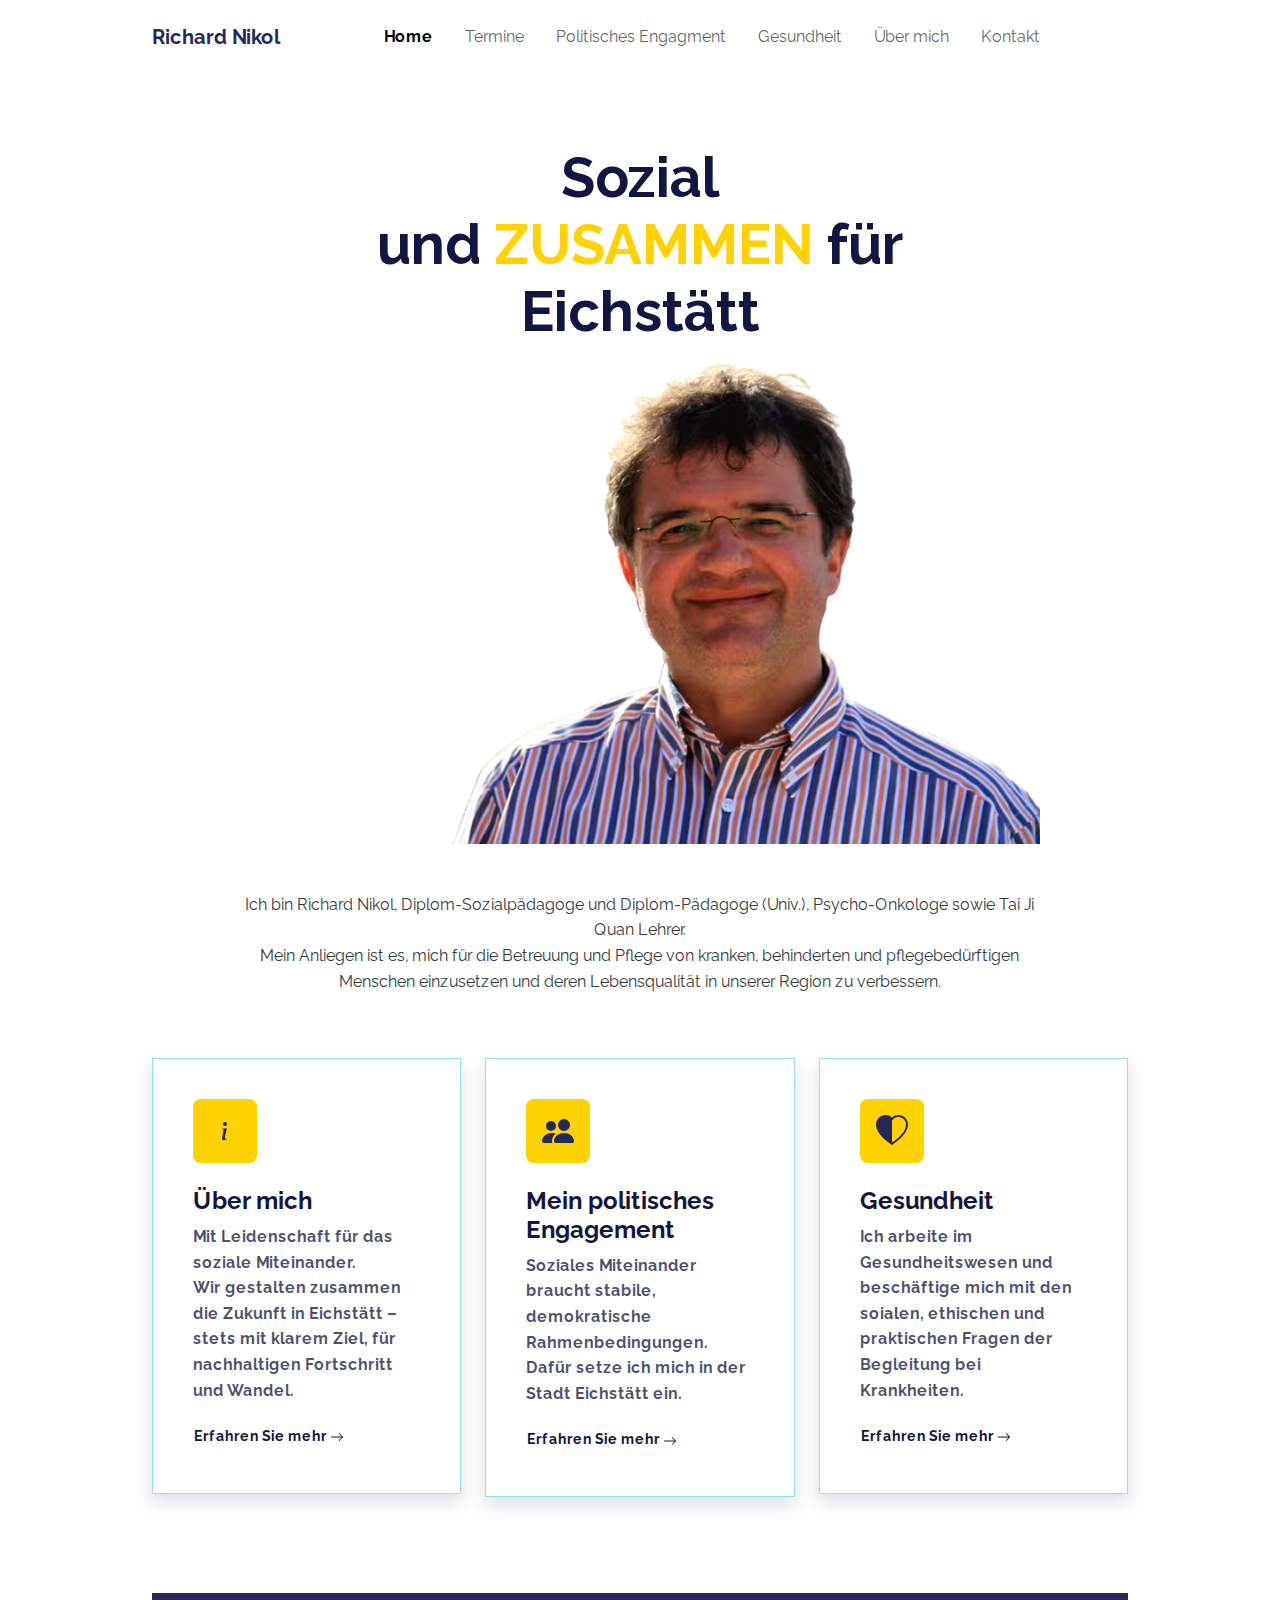
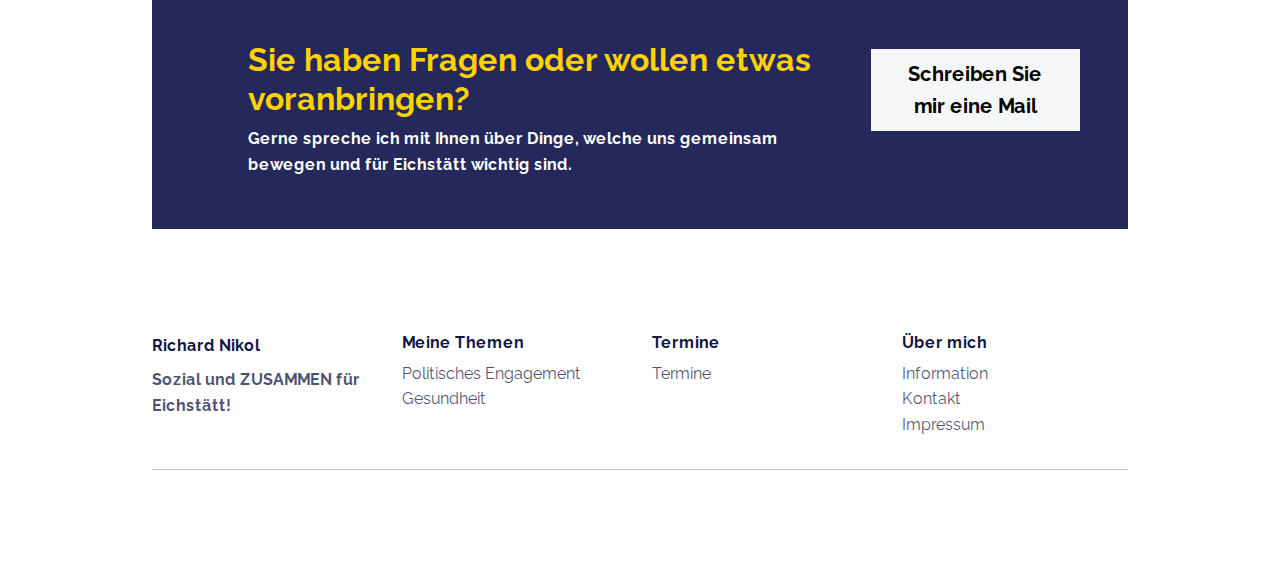
<file: index.html>
<!DOCTYPE html>
<html data-bs-theme="light" lang="de">

<head>
    <meta charset="utf-8">
    <meta name="viewport" content="width=device-width, initial-scale=1.0, shrink-to-fit=no">
    <title>Home - Richard Nikol</title>
    <meta http-equiv="Permissions-Policy" content="geolocation=(), microphone=()">
    <meta http-equiv="X-Frame-Options" content="DENY">
    <meta name="description" content="Personal Home Page von Richard Nikol">
    <script type="application/ld+json">
        {
            "@context": "http://schema.org",
            "@type": "WebSite",
            "name": "Richard Nikol",
            "url": "https://richard-nikol.de"
        }
    </script>
    <link rel="stylesheet" href="assets/bootstrap/css/bootstrap.min.css">
    <link rel="stylesheet" href="assets/css/styles.min.css">
</head>

<body>
    <!-- Start: Navbar Centered Links -->
    <nav class="navbar navbar-expand-md fixed-top navbar-shrink py-3" id="mainNav" style="color: var(--bs-primary);">
        <div class="container"><a class="navbar-brand d-flex align-items-center" href="index.html"><span style="color: var(--bs-primary);">Richard Nikol</span></a><button data-bs-toggle="collapse" class="navbar-toggler" data-bs-target="#navcol-1"><span class="visually-hidden">Toggle navigation</span><span class="navbar-toggler-icon"></span></button>
            <div class="collapse navbar-collapse" id="navcol-1">
                <ul class="navbar-nav mx-auto">
                    <li class="nav-item" style="color: var(--bs-primary);"><a class="nav-link active" href="/index.html">Home</a></li>
                    <li class="nav-item" style="color: var(--bs-primary);"><a class="nav-link" href="termine.html">Termine</a></li>
                    <li class="nav-item" style="color: var(--bs-primary);"><a class="nav-link" href="politik.html">Politisches Engagment</a></li>
                    <li class="nav-item" style="color: var(--bs-primary);"><a class="nav-link" href="/gesundheit.html">Gesundheit</a></li>
                    <li class="nav-item" style="color: var(--bs-primary);"><a class="nav-link" href="/uebermich.html">Über mich</a></li>
                    <li class="nav-item" style="color: var(--bs-primary);"><a class="nav-link" href="/kontakt.html">Kontakt</a></li>
                </ul>
            </div>
        </div>
    </nav><!-- End: Navbar Centered Links -->
    <!-- Start: Hero und Fotobereich -->
    <header class="pt-5">
        <!-- Start: Hero Clean Reverse -->
        <div class="container pt-4 pt-xl-5">
            <div class="row pt-5">
                <div class="col-md-8 text-center text-md-start mx-auto">
                    <div class="text-center">
                        <h1 class="display-4 fw-bold mb-5">Sozial und&nbsp;<span class="text-uppercase text-secondary">zusammen</span>&nbsp;für Eichstätt</h1>
                    </div>
                </div>
                <div class="col-12 col-lg-10 mx-auto">
                    <div class="text-center d-xl-flex justify-content-xl-center align-items-xl-center position-relative" style="margin-top: -83px;"><img class="img-fluid" src="assets/img/Richard-in-Jerusalem-freigestellt.avif" style="width: 800px;" alt="Richard Nikol"></div>
                    <p class="text-center text-dark mt-5"><span style="font-weight: normal !important;">Ich bin Richard Nikol, Diplom-Sozialpädagoge und Diplom-Pädagoge (Univ.), Psycho-Onkologe sowie Tai Ji Quan Lehrer.</span><br><span style="font-weight: normal !important;">Mein Anliegen ist es, mich für die Betreuung und Pflege von kranken, behinderten und pflegebedürftigen Menschen einzusetzen und deren Lebensqualität in unserer Region zu verbessern.</span></p>
                </div>
            </div>
        </div><!-- End: Hero Clean Reverse -->
    </header><!-- End: Hero und Fotobereich -->
    <section id="inhalte">
        <!-- Start: Features Centered Icons -->
        <div class="container py-4 py-xl-5">
            <div class="row gy-4 row-cols-1 row-cols-md-2 row-cols-lg-3">
                <div class="col">
                    <div class="card border-info-subtle border-1 shadow d-flex justify-content-center p-4">
                        <div class="card-body">
                            <div class="bs-icon-lg bs-icon-rounded bs-icon-secondary d-flex flex-shrink-0 justify-content-center align-items-center d-inline-block mb-4 bs-icon"><svg xmlns="http://www.w3.org/2000/svg" width="1em" height="1em" fill="currentColor" viewBox="0 0 16 16" class="bi bi-info">
                                    <path d="m8.93 6.588-2.29.287-.082.38.45.083c.294.07.352.176.288.469l-.738 3.468c-.194.897.105 1.319.808 1.319.545 0 1.178-.252 1.465-.598l.088-.416c-.2.176-.492.246-.686.246-.275 0-.375-.193-.304-.533zM9 4.5a1 1 0 1 1-2 0 1 1 0 0 1 2 0"></path>
                                </svg></div>
                            <div>
                                <h4 class="fw-bold">Über mich</h4>
                                <p class="text-muted">Mit Leidenschaft für das soziale Miteinander. Wir&nbsp;gestalten zusammen die Zukunft in Eichstätt&nbsp;– stets mit klarem Ziel, für nachhaltigen Fortschritt und Wandel.</p><button class="btn btn-sm px-0" type="button">Erfahren Sie mehr&nbsp;<svg xmlns="http://www.w3.org/2000/svg" width="1em" height="1em" fill="currentColor" viewBox="0 0 16 16" class="bi bi-arrow-right">
                                        <path fill-rule="evenodd" d="M1 8a.5.5 0 0 1 .5-.5h11.793l-3.147-3.146a.5.5 0 0 1 .708-.708l4 4a.5.5 0 0 1 0 .708l-4 4a.5.5 0 0 1-.708-.708L13.293 8.5H1.5A.5.5 0 0 1 1 8"></path>
                                    </svg></button>
                            </div>
                        </div>
                    </div>
                </div>
                <div class="col">
                    <div class="card border-info-subtle border-1 shadow d-flex justify-content-center p-4">
                        <div class="card-body">
                            <div class="bs-icon-lg bs-icon-rounded bs-icon-secondary d-flex flex-shrink-0 justify-content-center align-items-center d-inline-block mb-4 bs-icon"><svg xmlns="http://www.w3.org/2000/svg" width="1em" height="1em" fill="currentColor" viewBox="0 0 16 16" class="bi bi-people-fill">
                                    <path d="M7 14s-1 0-1-1 1-4 5-4 5 3 5 4-1 1-1 1zm4-6a3 3 0 1 0 0-6 3 3 0 0 0 0 6m-5.784 6A2.238 2.238 0 0 1 5 13c0-1.355.68-2.75 1.936-3.72A6.325 6.325 0 0 0 5 9c-4 0-5 3-5 4s1 1 1 1zM4.5 8a2.5 2.5 0 1 0 0-5 2.5 2.5 0 0 0 0 5"></path>
                                </svg></div>
                            <div>
                                <h4 class="fw-bold">Mein politisches Engagement</h4>
                                <p class="text-muted">Soziales Miteinander braucht stabile, demokratische Rahmenbedingungen. Dafür setze ich mich in der Stadt Eichstätt ein.</p><button class="btn btn-sm px-0" type="button">Erfahren Sie mehr&nbsp;<svg xmlns="http://www.w3.org/2000/svg" width="1em" height="1em" fill="currentColor" viewBox="0 0 16 16" class="bi bi-arrow-right">
                                        <path fill-rule="evenodd" d="M1 8a.5.5 0 0 1 .5-.5h11.793l-3.147-3.146a.5.5 0 0 1 .708-.708l4 4a.5.5 0 0 1 0 .708l-4 4a.5.5 0 0 1-.708-.708L13.293 8.5H1.5A.5.5 0 0 1 1 8"></path>
                                    </svg></button>
                            </div>
                        </div>
                    </div>
                </div>
                <div class="col">
                    <div class="card border-info-subtle border-1 shadow d-flex justify-content-center p-4">
                        <div class="card-body">
                            <div class="bs-icon-lg bs-icon-rounded bs-icon-secondary d-flex flex-shrink-0 justify-content-center align-items-center d-inline-block mb-4 bs-icon"><svg xmlns="http://www.w3.org/2000/svg" width="1em" height="1em" fill="currentColor" viewBox="0 0 16 16" class="bi bi-heart-half">
                                    <path d="M8 2.748v11.047c3.452-2.368 5.365-4.542 6.286-6.357.955-1.886.838-3.362.314-4.385C13.486.878 10.4.28 8.717 2.01zM8 15C-7.333 4.868 3.279-3.04 7.824 1.143c.06.055.119.112.176.171a3.12 3.12 0 0 1 .176-.17C12.72-3.042 23.333 4.867 8 15"></path>
                                </svg></div>
                            <div>
                                <h4 class="fw-bold">Gesundheit</h4>
                                <p class="text-muted">Ich arbeite im Gesundheitswesen und beschäftige mich mit den soialen, ethischen und praktischen Fragen der Begleitung bei Krankheiten.</p><button class="btn btn-sm px-0" type="button">Erfahren Sie mehr&nbsp;<svg xmlns="http://www.w3.org/2000/svg" width="1em" height="1em" fill="currentColor" viewBox="0 0 16 16" class="bi bi-arrow-right">
                                        <path fill-rule="evenodd" d="M1 8a.5.5 0 0 1 .5-.5h11.793l-3.147-3.146a.5.5 0 0 1 .708-.708l4 4a.5.5 0 0 1 0 .708l-4 4a.5.5 0 0 1-.708-.708L13.293 8.5H1.5A.5.5 0 0 1 1 8"></path>
                                    </svg></button>
                            </div>
                        </div>
                    </div>
                </div>
            </div>
        </div><!-- End: Features Centered Icons -->
    </section><!-- Start: Contact Us Banner -->
    <section class="py-4 py-xl-5">
        <div class="container">
            <div class="text-white bg-primary border rounded border-0 border-primary d-flex flex-column justify-content-between flex-lg-row p-4 p-md-5">
                <div class="pb-2 pb-lg-1 px-5">
                    <h2 class="fw-bold text-secondary mb-2">Sie haben Fragen oder wollen etwas voranbringen?</h2>
                    <p class="mb-0">Gerne spreche ich mit Ihnen über Dinge, welche uns gemeinsam bewegen und für Eichstätt wichtig sind.</p>
                </div>
                <div class="my-2"><a class="btn btn-light fs-5 py-2 px-4" role="button" href="kontakt.html">Schreiben Sie mir eine Mail</a></div>
            </div>
        </div>
    </section><!-- End: Contact Us Banner -->
    <!-- Start: Footer Multi Column -->
    <footer class="mt-2">
        <div class="container py-4 py-lg-5">
            <div class="row row-cols-2 row-cols-md-4">
                <!-- Start: Richard -->
                <div class="col-12 col-md-3">
                    <div class="fw-bold d-flex align-items-center mb-2"><span>Richard Nikol</span></div>
                    <p class="text-muted">Sozial und&nbsp;<span class="text-uppercase">Zusammen</span>&nbsp;für Eichstätt!</p>
                </div><!-- End: Richard -->
                <!-- Start: Meine Themen -->
                <div class="col-sm-4 col-md-3 text-lg-start d-flex flex-column">
                    <h3 class="fs-6 fw-bold">Meine Themen</h3>
                    <ul class="list-unstyled">
                        <li><a href="politik.html">Politisches Engagement</a></li>
                        <li><a href="gesundheit.html">Gesundheit</a></li>
                    </ul>
                </div><!-- End: Meine Themen -->
                <!-- Start: Termine -->
                <div class="col-sm-4 col-md-3 text-lg-start d-flex flex-column">
                    <h3 class="fs-6 fw-bold">Termine</h3>
                    <ul class="list-unstyled">
                        <li><a href="termine.html">Termine</a></li>
                    </ul>
                </div><!-- End: Termine -->
                <!-- Start: Kontakt -->
                <div class="col-sm-4 col-md-3 text-lg-start d-flex flex-column">
                    <h3 class="fs-6 fw-bold">Über mich</h3>
                    <ul class="list-unstyled">
                        <li><a href="uebermich.html">Information</a></li>
                        <li><a href="kontakt.html">Kontakt</a></li>
                        <li><a href="impressum.html">Impressum</a></li>
                    </ul>
                </div><!-- End: Kontakt -->
            </div>
            <hr>
            <div class="text-muted d-flex justify-content-between align-items-center pt-3">
                <p class="mb-0">Copyright © 2025 Richard Nikol</p>
            </div>
        </div>
    </footer><!-- End: Footer Multi Column -->
    <script src="assets/bootstrap/js/bootstrap.min.js"></script>
    <script src="assets/js/script.min.js"></script>
</body>

</html>
</file>
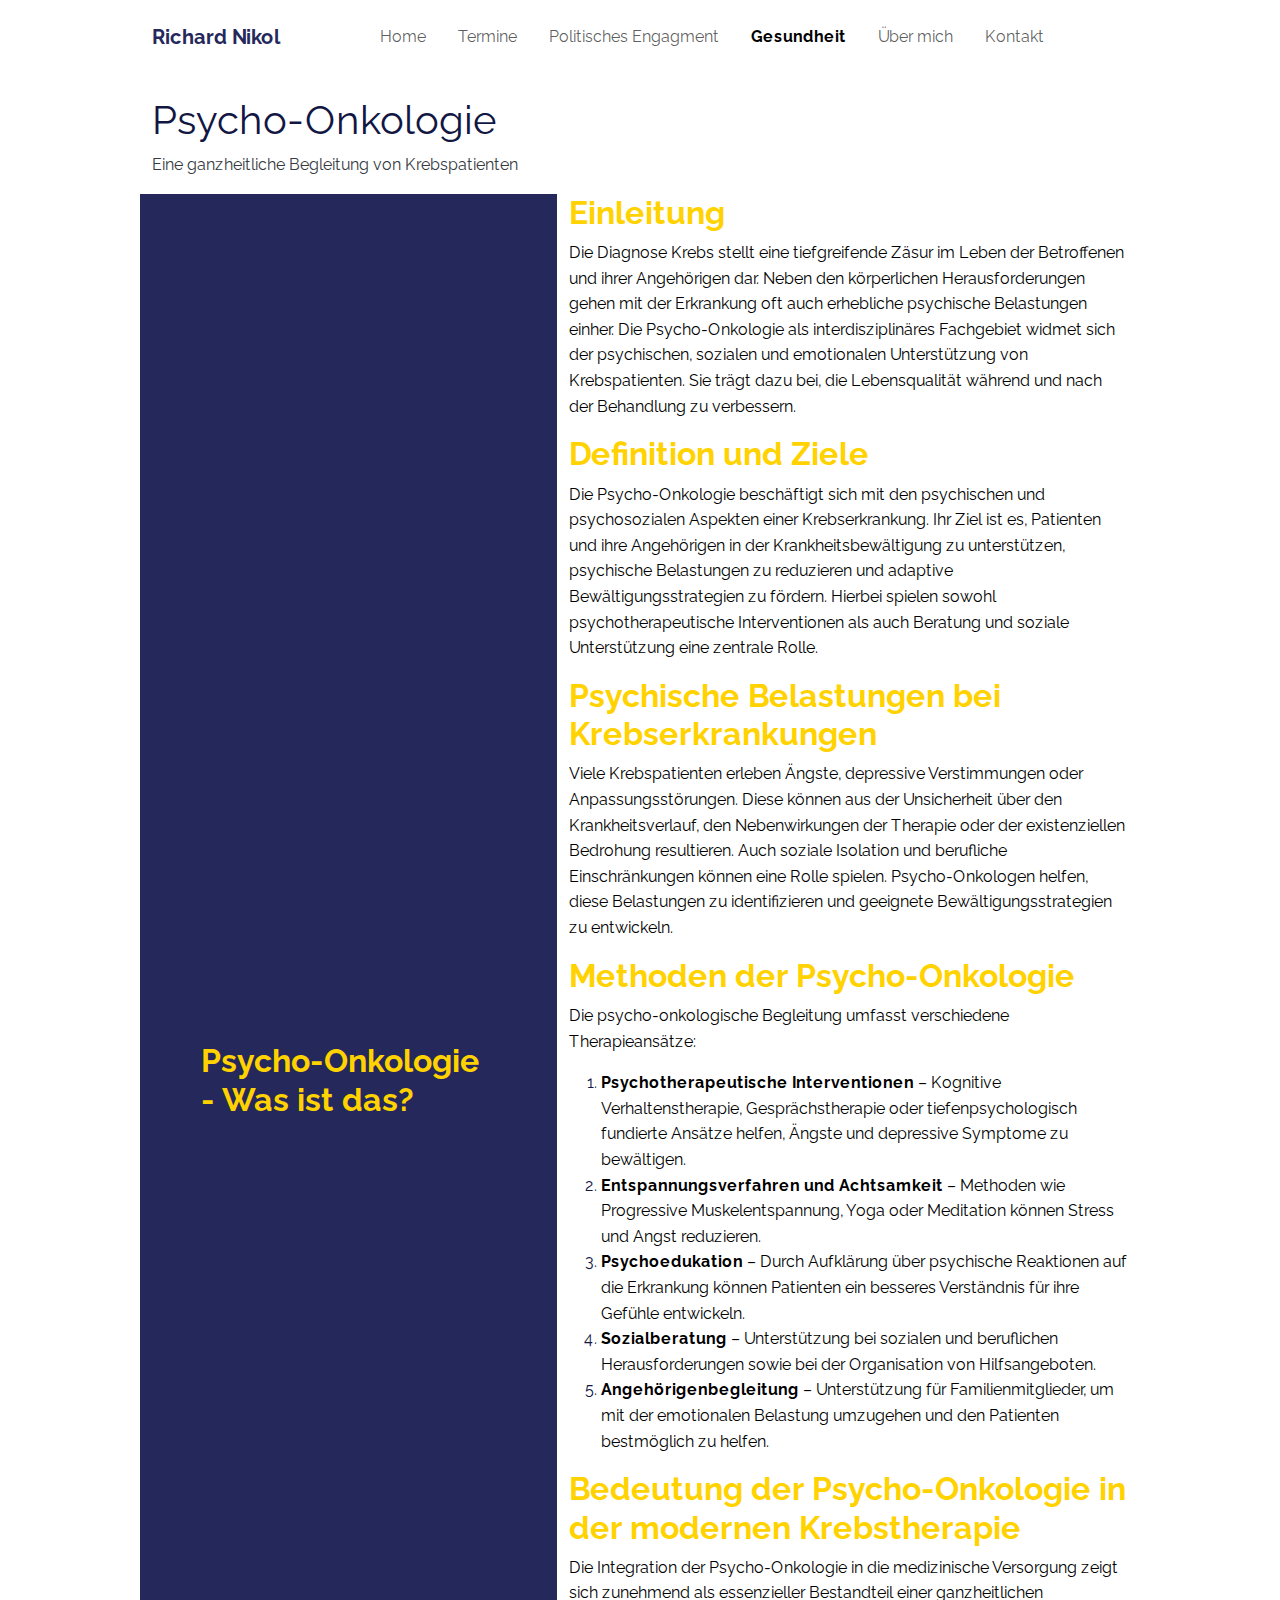
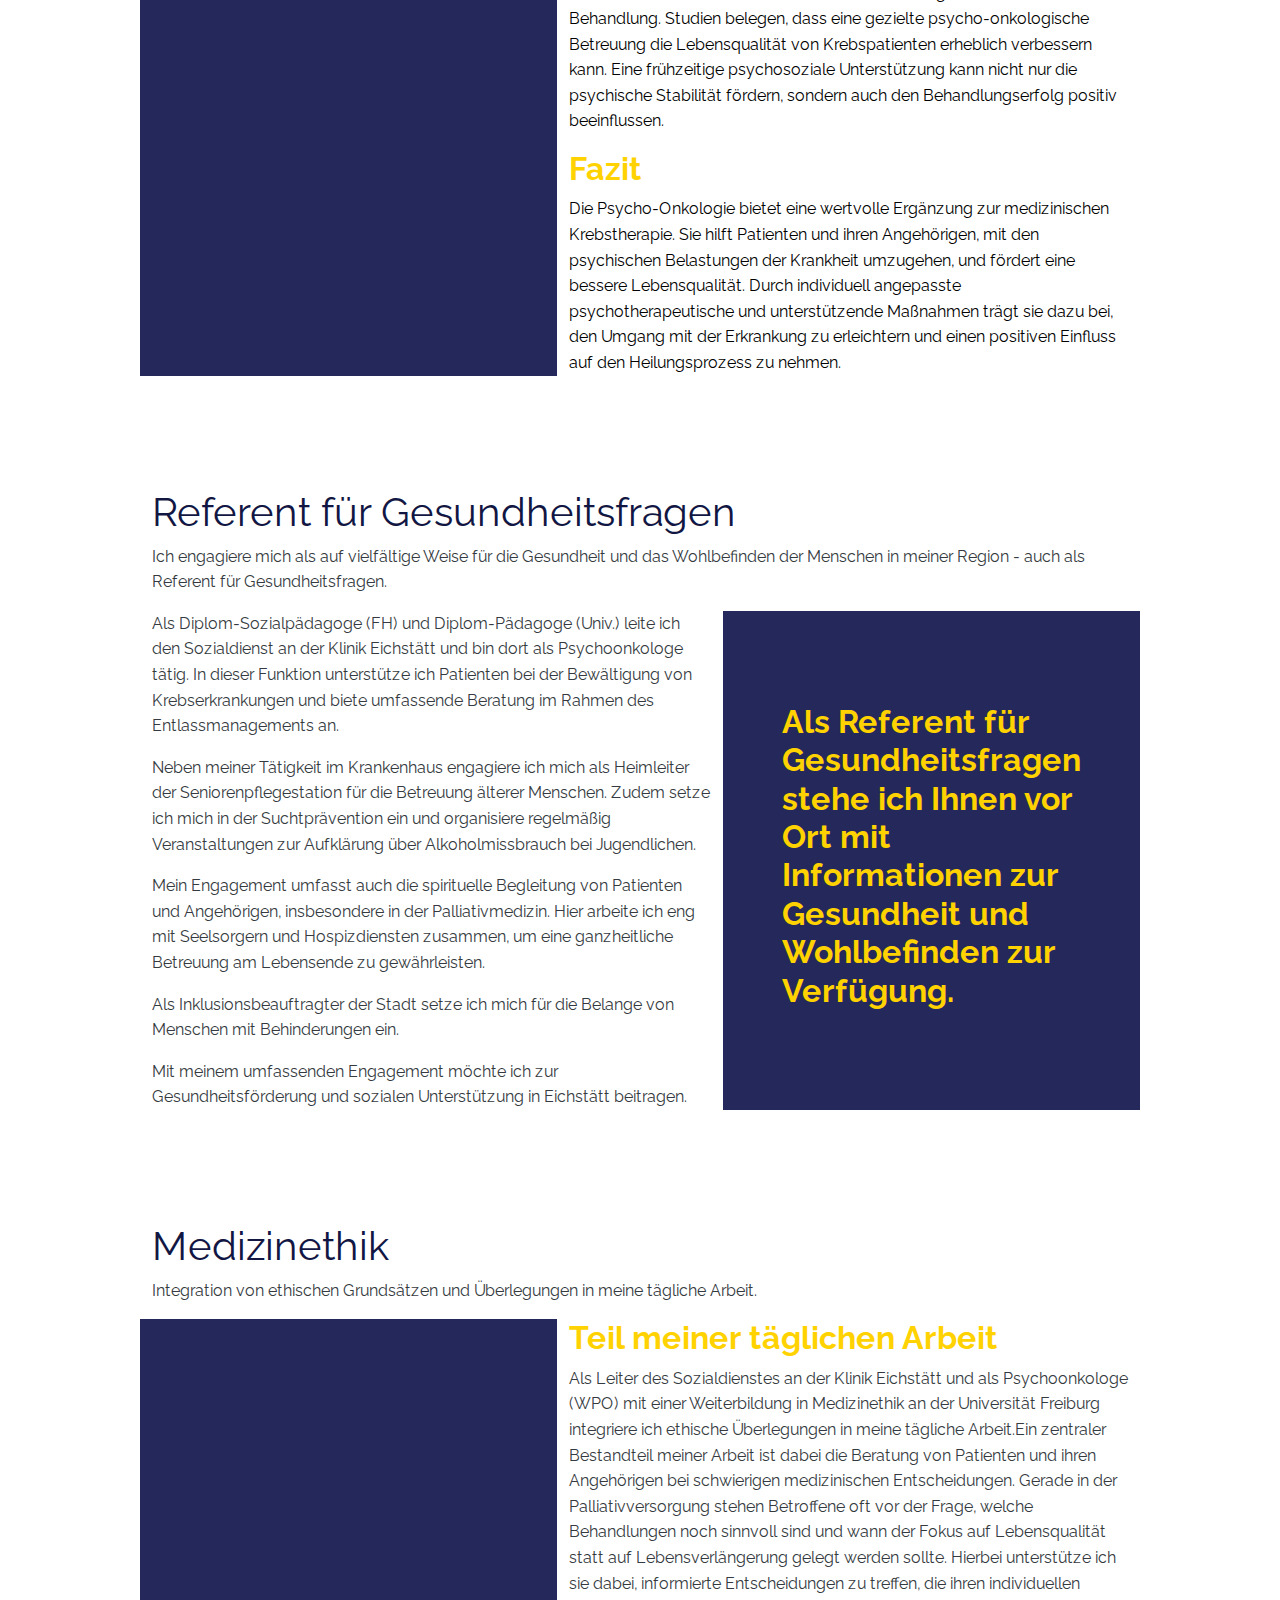
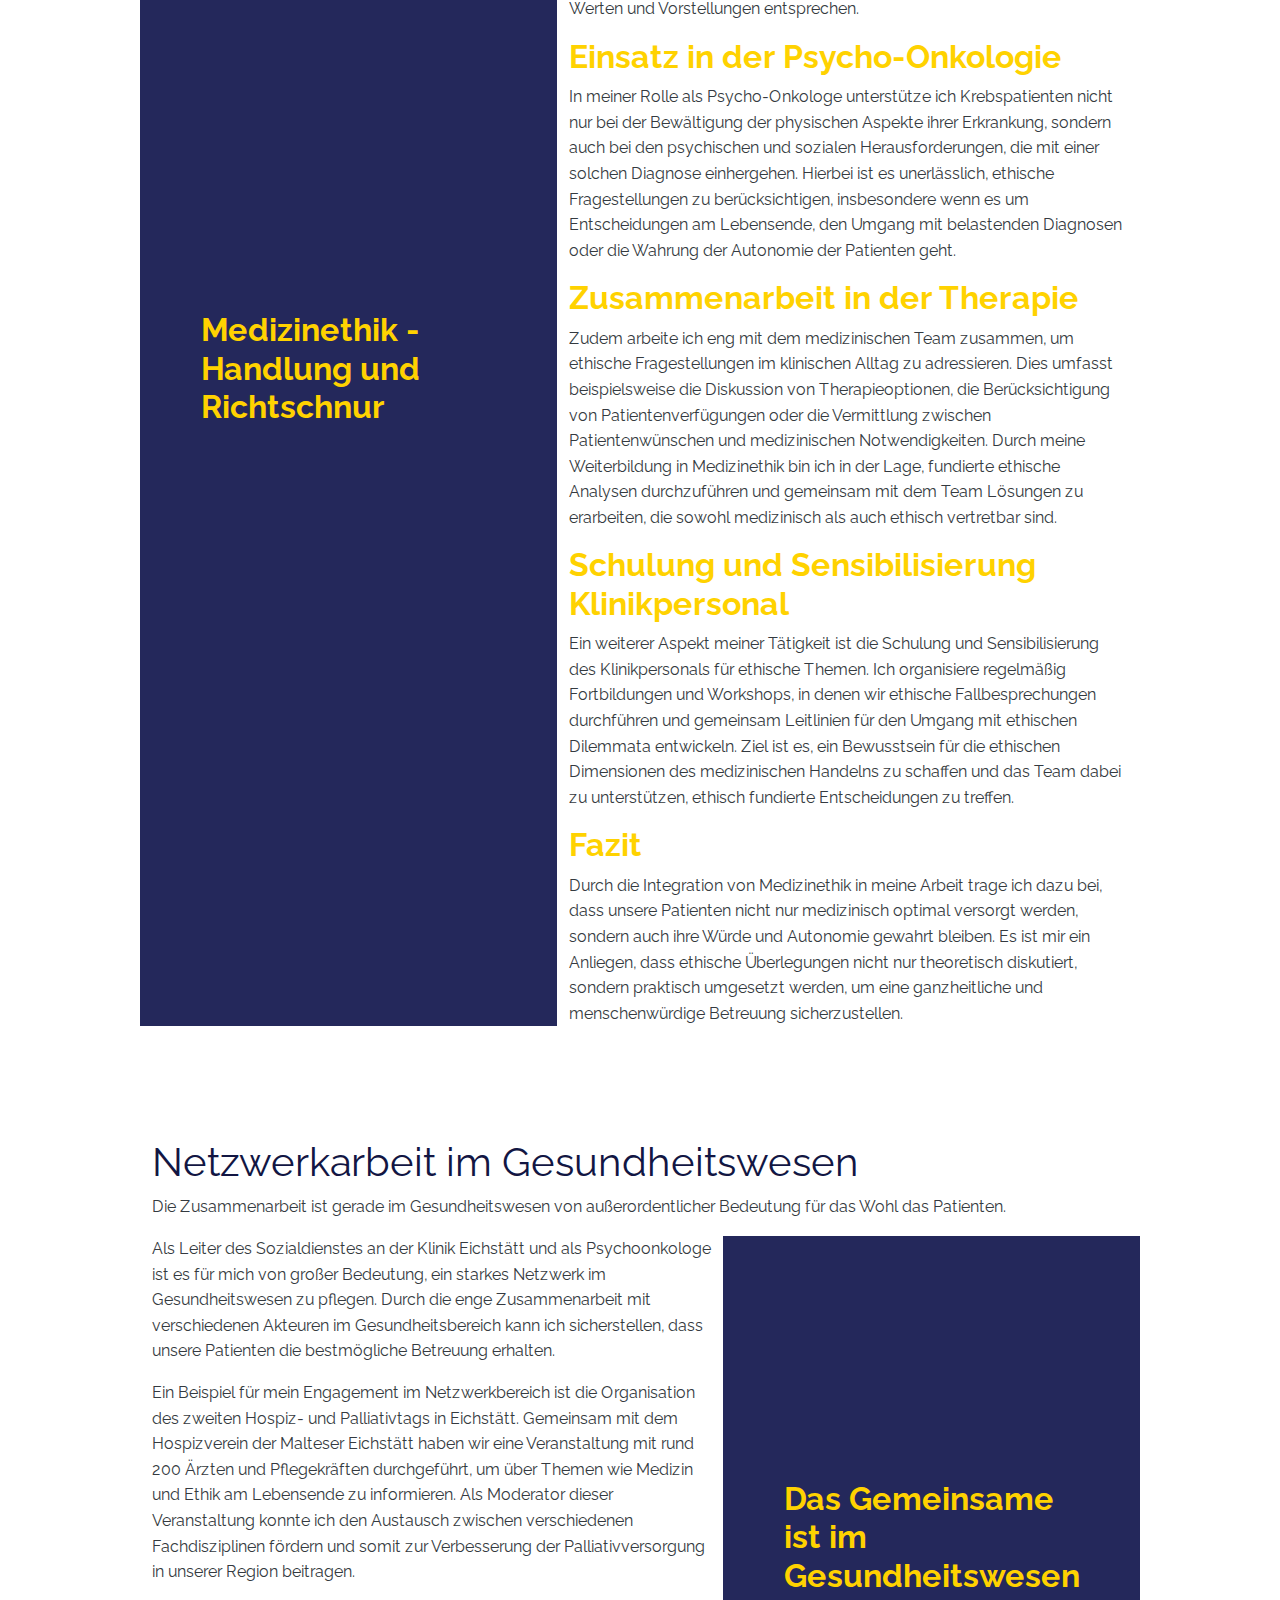
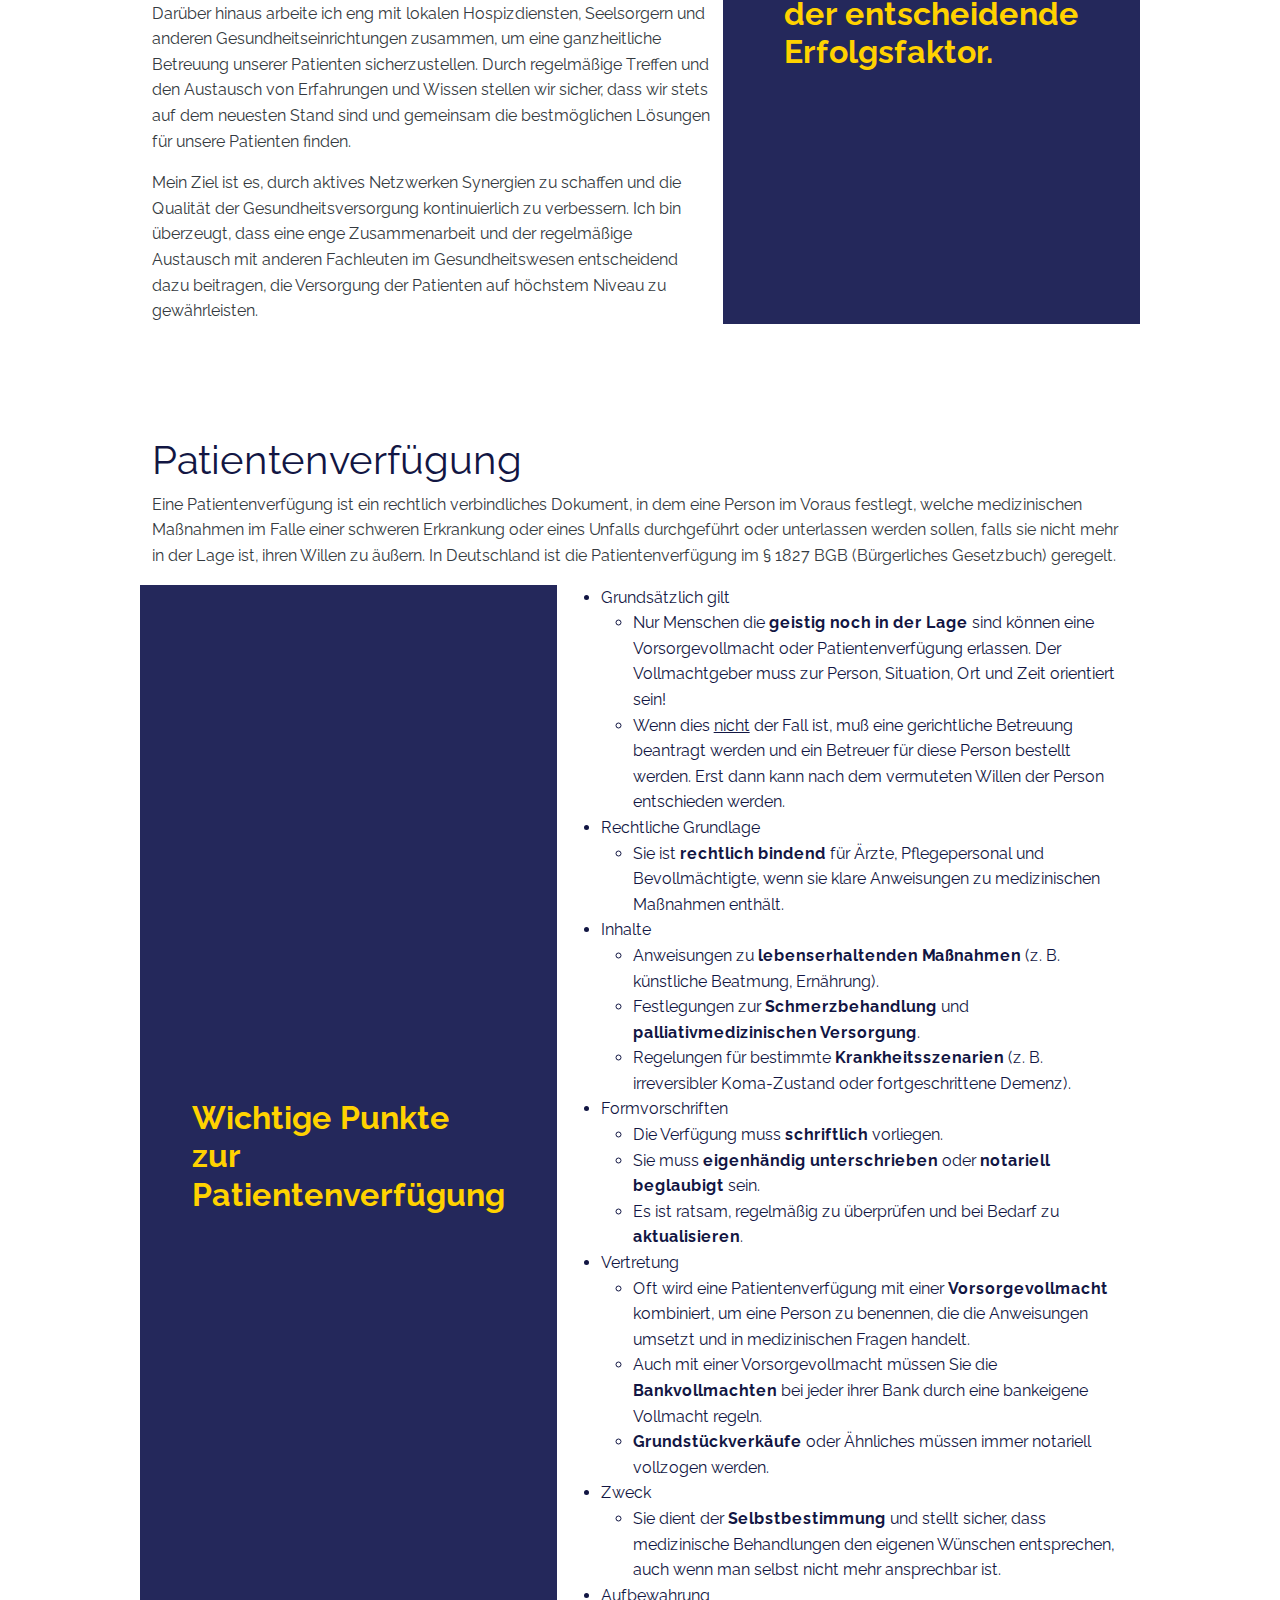
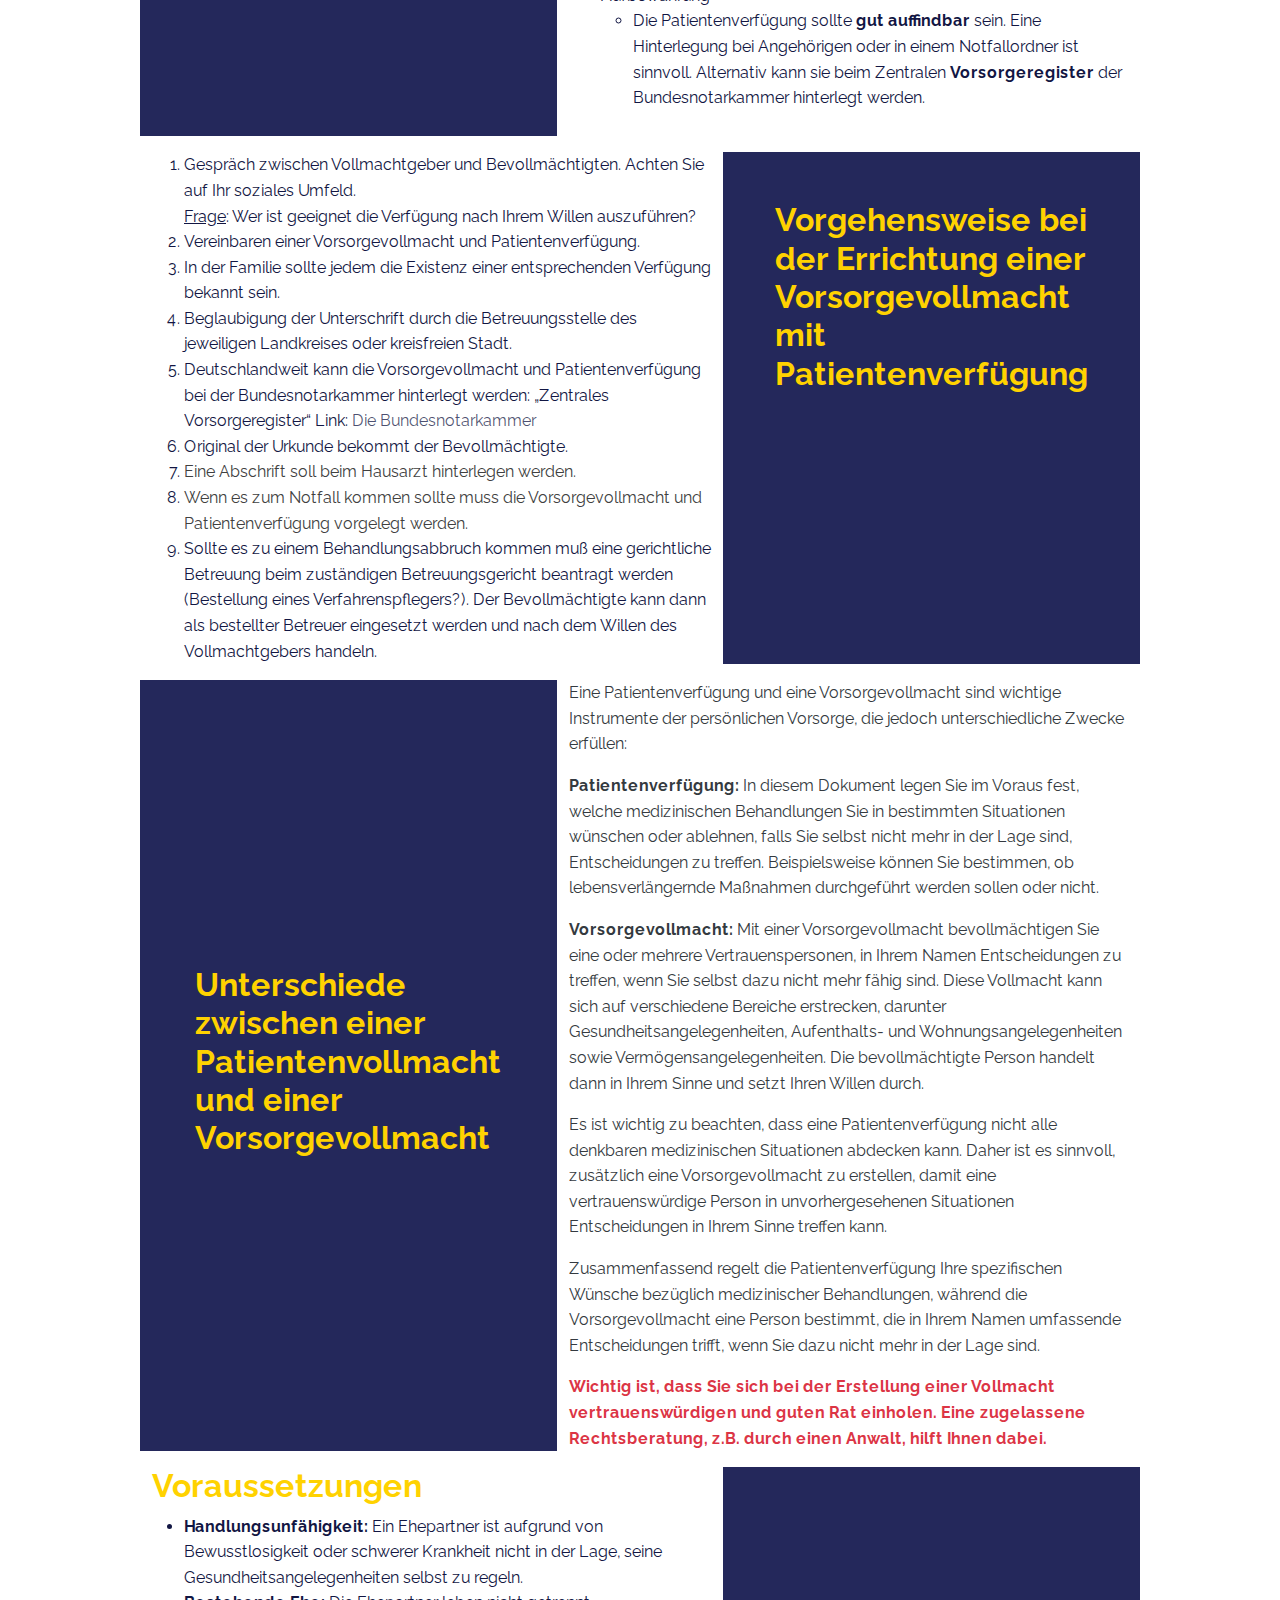
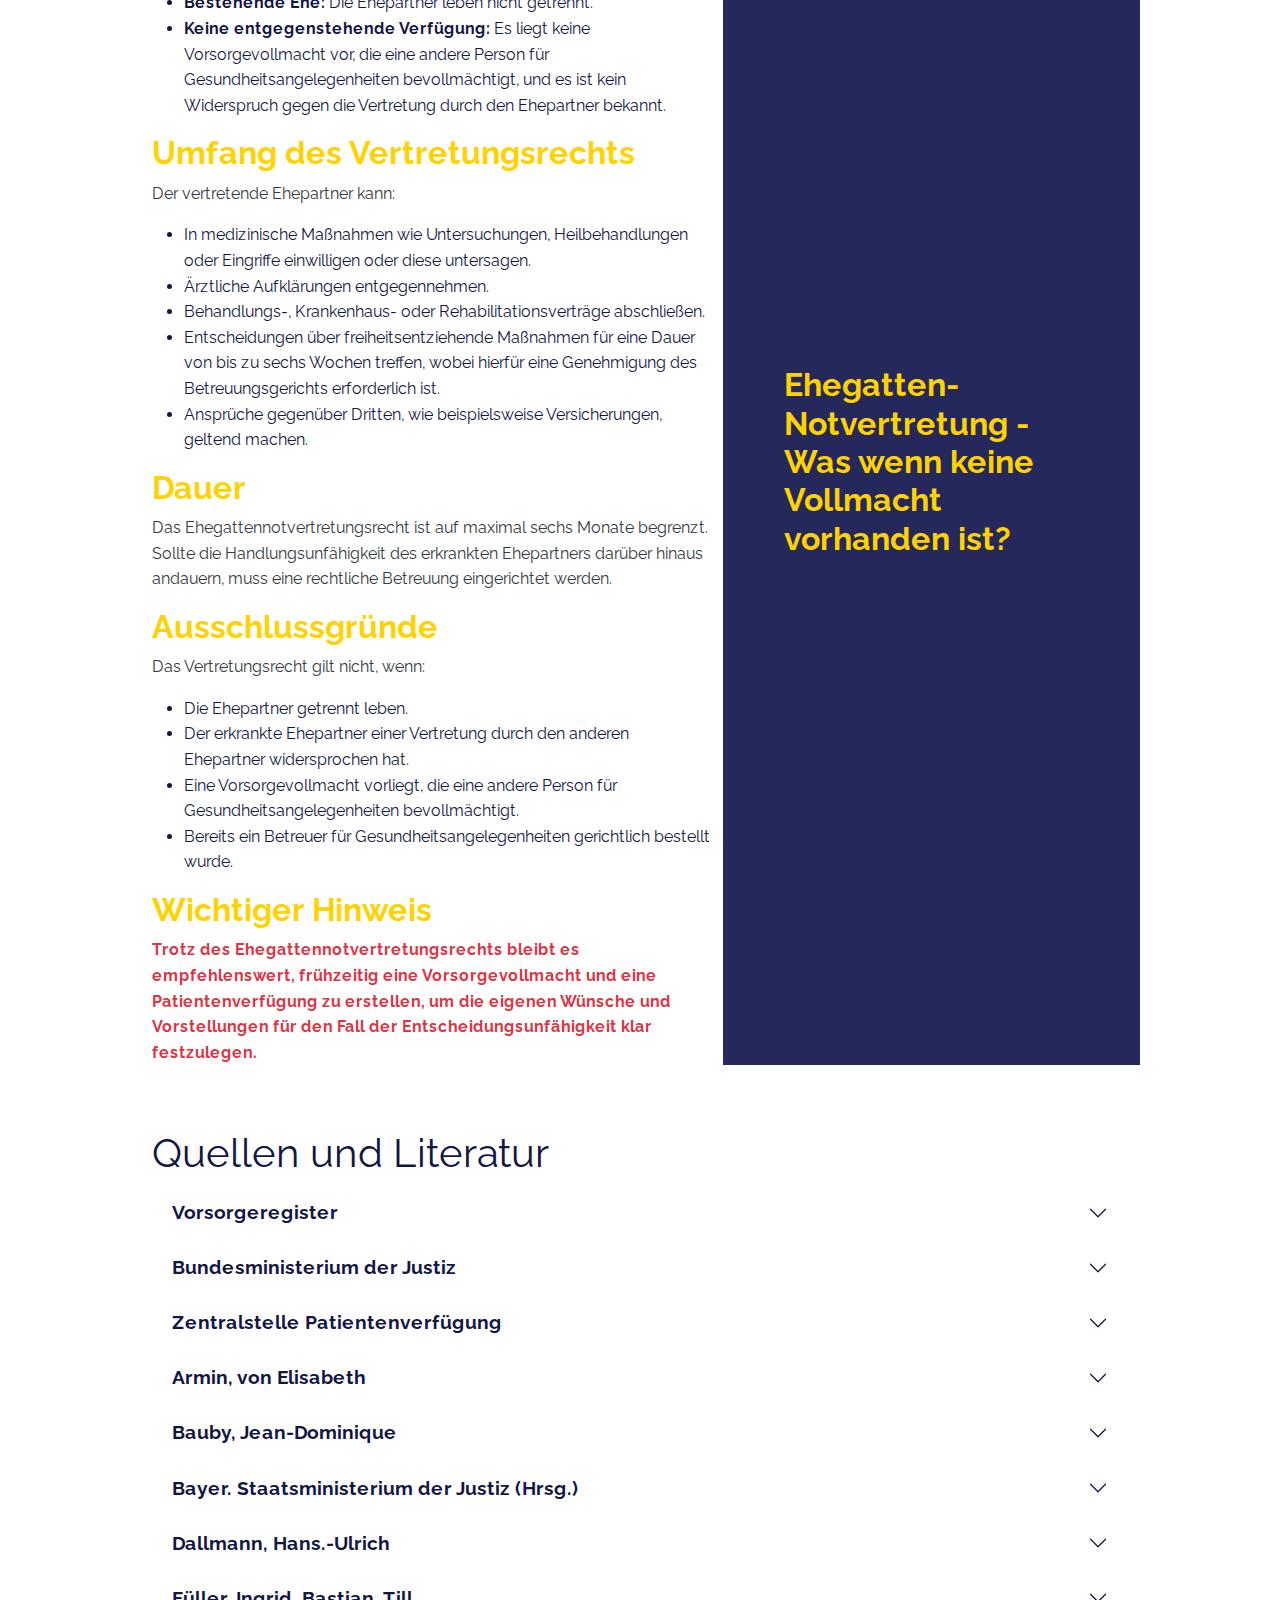
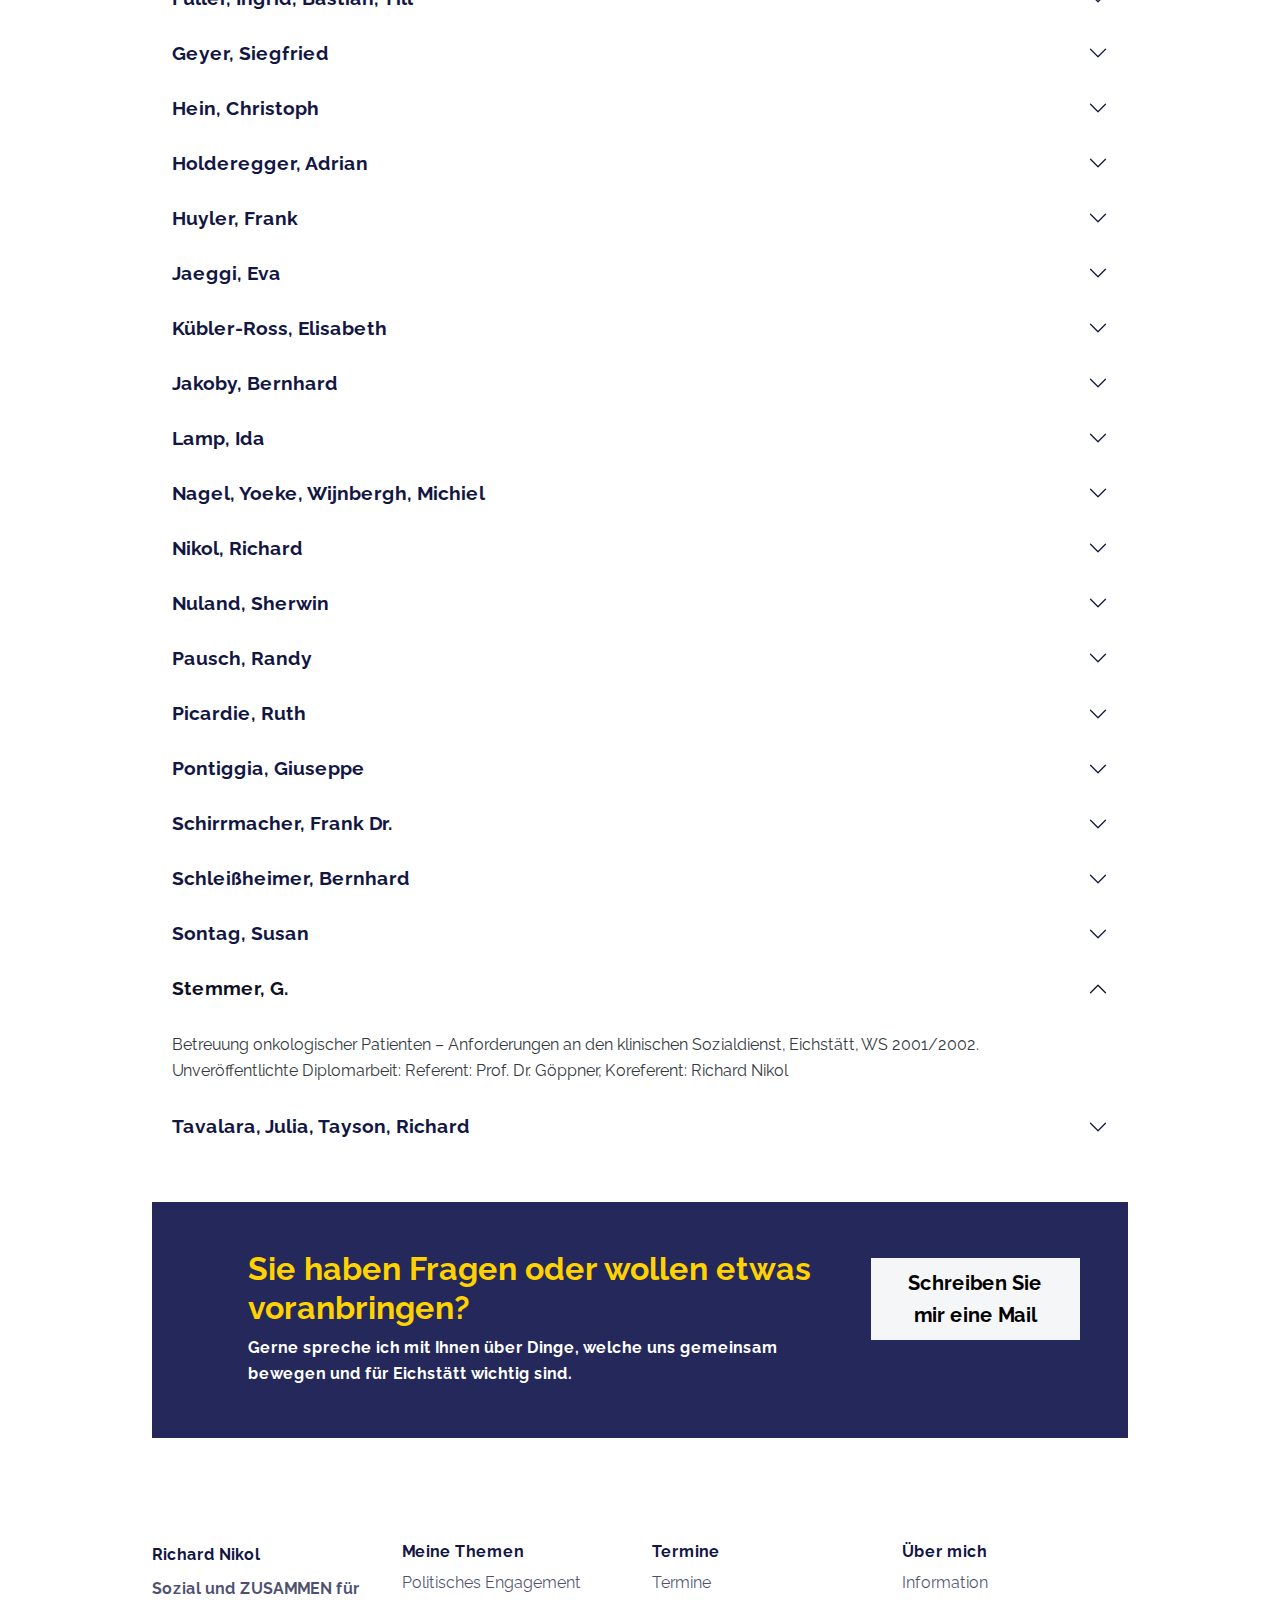
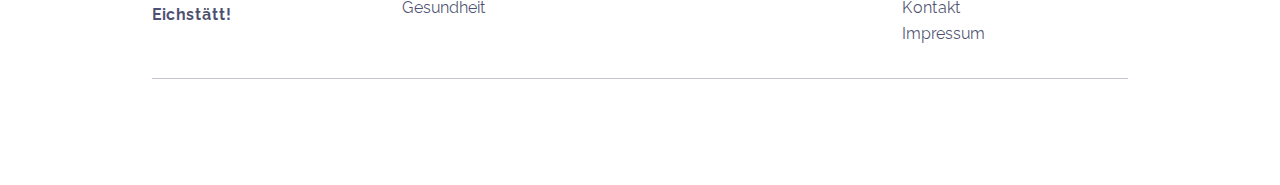
<file: gesundheit.html>
<!DOCTYPE html>
<html data-bs-theme="light" lang="de">

<head>
    <meta charset="utf-8">
    <meta name="viewport" content="width=device-width, initial-scale=1.0, shrink-to-fit=no">
    <title>Gesundheit</title>
    <meta http-equiv="Permissions-Policy" content="geolocation=(), microphone=()">
    <meta http-equiv="X-Frame-Options" content="DENY">
    <meta name="description" content="Aktivitäten zur Gesundheit von Richard Nikol">
    <link rel="stylesheet" href="assets/bootstrap/css/bootstrap.min.css">
    <link rel="stylesheet" href="assets/css/styles.min.css">
</head>

<body>
    <!-- Start: Navbar Centered Links -->
    <nav class="navbar navbar-expand-md fixed-top navbar-shrink py-3" id="mainNav" style="color: var(--bs-primary);">
        <div class="container"><a class="navbar-brand d-flex align-items-center" href="index.html"><span style="color: var(--bs-primary);">Richard Nikol</span></a><button data-bs-toggle="collapse" class="navbar-toggler" data-bs-target="#navcol-1"><span class="visually-hidden">Toggle navigation</span><span class="navbar-toggler-icon"></span></button>
            <div class="collapse navbar-collapse" id="navcol-1">
                <ul class="navbar-nav mx-auto">
                    <li class="nav-item" style="color: var(--bs-primary);"><a class="nav-link" href="/index.html">Home</a></li>
                    <li class="nav-item" style="color: var(--bs-primary);"><a class="nav-link" href="termine.html">Termine</a></li>
                    <li class="nav-item" style="color: var(--bs-primary);"><a class="nav-link" href="politik.html">Politisches Engagment</a></li>
                    <li class="nav-item" style="color: var(--bs-primary);"><a class="nav-link active" href="/gesundheit.html">Gesundheit</a></li>
                    <li class="nav-item" style="color: var(--bs-primary);"><a class="nav-link" href="/uebermich.html">Über mich</a></li>
                    <li class="nav-item" style="color: var(--bs-primary);"><a class="nav-link" href="/kontakt.html">Kontakt</a></li>
                </ul>
            </div>
        </div>
    </nav><!-- End: Navbar Centered Links -->
    <!-- Start: Psychoonkologie Einführung -->
    <section class="mt-5">
        <div class="container">
            <div class="row">
                <div class="col">
                    <h1 class="mt-5">Psycho-Onkologie</h1>
                    <p class="text-dark"><span style="font-weight: normal !important;">Eine ganzheitliche Begleitung von Krebspatienten</span></p>
                </div>
            </div>
        </div>
    </section><!-- End: Psychoonkologie Einführung -->
    <!-- Start: Pschoonkologie -->
    <section>
        <div class="container">
            <div class="row">
                <div class="col-lg-5 d-flex justify-content-between justify-content-xl-center align-items-xl-center border-primary mb-3" style="background: var(--bs-primary);">
                    <div class="text-start text-white border rounded border-primary p-4 p-md-5">
                        <h2 class="fw-bold text-secondary mb-2">Psycho-Onkologie - Was ist das?</h2>
                    </div>
                </div>
                <div class="col">
                    <!-- Start: Einleitung -->
                    <div>
                        <h2 class="fw-bold text-secondary mb-2">Einleitung</h2>
                        <p><span style="font-weight: normal !important; color: rgb(0, 0, 0);">Die Diagnose Krebs stellt eine tiefgreifende Zäsur im Leben der Betroffenen und ihrer Angehörigen dar. Neben den körperlichen Herausforderungen gehen mit der Erkrankung oft auch erhebliche psychische Belastungen einher. Die Psycho-Onkologie als interdisziplinäres Fachgebiet widmet sich der psychischen, sozialen und emotionalen Unterstützung von Krebspatienten. Sie trägt dazu bei, die Lebensqualität während und nach der Behandlung zu verbessern.</span></p>
                    </div><!-- End: Einleitung -->
                    <!-- Start: Definition und Ziele -->
                    <div>
                        <h2 class="fw-bold text-secondary mb-2">Definition und Ziele</h2>
                        <p><span style="font-weight: normal !important; color: rgb(0, 0, 0);">Die Psycho-Onkologie beschäftigt sich mit den psychischen und psychosozialen Aspekten einer Krebserkrankung. Ihr Ziel ist es, Patienten und ihre Angehörigen in der Krankheitsbewältigung zu unterstützen, psychische Belastungen zu reduzieren und adaptive Bewältigungsstrategien zu fördern. Hierbei spielen sowohl psychotherapeutische Interventionen als auch Beratung und soziale Unterstützung eine zentrale Rolle.</span></p>
                    </div><!-- End: Definition und Ziele -->
                    <!-- Start: Definition und Ziele -->
                    <div>
                        <h2 class="fw-bold text-secondary mb-2">Psychische Belastungen bei Krebserkrankungen</h2>
                        <p><span style="font-weight: normal !important; color: rgb(0, 0, 0);">Viele Krebspatienten erleben Ängste, depressive Verstimmungen oder Anpassungsstörungen. Diese können aus der Unsicherheit über den Krankheitsverlauf, den Nebenwirkungen der Therapie oder der existenziellen Bedrohung resultieren. Auch soziale Isolation und berufliche Einschränkungen können eine Rolle spielen. Psycho-Onkologen helfen, diese Belastungen zu identifizieren und geeignete Bewältigungsstrategien zu entwickeln.</span></p>
                    </div><!-- End: Definition und Ziele -->
                    <!-- Start: Methoden -->
                    <div>
                        <h2 class="fw-bold text-secondary mb-2">Methoden der Psycho-Onkologie</h2>
                        <p><span style="font-weight: normal !important; color: rgb(0, 0, 0);">Die psycho-onkologische Begleitung umfasst verschiedene Therapieansätze:</span></p>
                        <ol>
                            <li><strong><span style="color: rgb(0, 0, 0);">Psychotherapeutische Interventionen</span></strong><span style="color: rgb(0, 0, 0);">&nbsp;– Kognitive Verhaltenstherapie, Gesprächstherapie oder tiefenpsychologisch fundierte Ansätze helfen, Ängste und depressive Symptome zu bewältigen.</span></li>
                            <li><strong><span style="color: rgb(0, 0, 0);">Entspannungsverfahren und Achtsamkeit</span></strong><span style="color: rgb(0, 0, 0);">&nbsp;– Methoden wie Progressive Muskelentspannung, Yoga oder Meditation können Stress und Angst reduzieren.</span></li>
                            <li><strong><span style="color: rgb(0, 0, 0);">Psychoedukation</span></strong><span style="color: rgb(0, 0, 0);">&nbsp;– Durch Aufklärung über psychische Reaktionen auf die Erkrankung können Patienten ein besseres Verständnis für ihre Gefühle entwickeln.</span></li>
                            <li><strong><span style="color: rgb(0, 0, 0);">Sozialberatung</span></strong><span style="color: rgb(0, 0, 0);">&nbsp;– Unterstützung bei sozialen und beruflichen Herausforderungen sowie bei der Organisation von Hilfsangeboten.</span></li>
                            <li><strong><span style="color: rgb(0, 0, 0);">Angehörigenbegleitung</span></strong><span style="color: rgb(0, 0, 0);">&nbsp;– Unterstützung für Familienmitglieder, um mit der emotionalen Belastung umzugehen und den Patienten bestmöglich zu helfen.</span></li>
                        </ol>
                    </div><!-- End: Methoden -->
                    <!-- Start: Bedeutung -->
                    <div>
                        <h2 class="fw-bold text-secondary mb-2">Bedeutung der Psycho-Onkologie in der modernen Krebstherapie</h2>
                        <p><span style="font-weight: normal !important; color: rgb(0, 0, 0);">Die Integration der Psycho-Onkologie in die medizinische Versorgung zeigt sich zunehmend als essenzieller Bestandteil einer ganzheitlichen Behandlung. Studien belegen, dass eine gezielte psycho-onkologische Betreuung die Lebensqualität von Krebspatienten erheblich verbessern kann. Eine frühzeitige psychosoziale Unterstützung kann nicht nur die psychische Stabilität fördern, sondern auch den Behandlungserfolg positiv beeinflussen.</span></p>
                    </div><!-- End: Bedeutung -->
                    <!-- Start: Fazit -->
                    <div>
                        <h2 class="fw-bold text-secondary mb-2">Fazit</h2>
                        <p><span style="font-weight: normal !important; color: rgb(0, 0, 0);">Die Psycho-Onkologie bietet eine wertvolle Ergänzung zur medizinischen Krebstherapie. Sie hilft Patienten und ihren Angehörigen, mit den psychischen Belastungen der Krankheit umzugehen, und fördert eine bessere Lebensqualität. Durch individuell angepasste psychotherapeutische und unterstützende Maßnahmen trägt sie dazu bei, den Umgang mit der Erkrankung zu erleichtern und einen positiven Einfluss auf den Heilungsprozess zu nehmen.</span></p>
                    </div><!-- End: Fazit -->
                </div>
            </div>
        </div>
    </section><!-- End: Pschoonkologie -->
    <!-- Start: Referent Gesundheitsfragen Einführung -->
    <section class="mt-5">
        <div class="container">
            <div class="row">
                <div class="col">
                    <h1 class="mt-5">Referent für Gesundheitsfragen</h1>
                    <p class="text-dark"><span style="font-weight: normal !important;">Ich engagiere mich als auf vielfältige Weise für die Gesundheit und das Wohlbefinden der Menschen in meiner Region - auch als Referent für Gesundheitsfragen.</span></p>
                </div>
            </div>
        </div>
    </section><!-- End: Referent Gesundheitsfragen Einführung -->
    <!-- Start: Referent Gesundheitsfragen -->
    <section>
        <div class="container">
            <div class="row">
                <div class="col order-2 order-sm-first">
                    <p class="text-dark"><span style="font-weight: normal !important;">Als Diplom-Sozialpädagoge (FH) und Diplom-Pädagoge (Univ.) leite ich den Sozialdienst an der Klinik Eichstätt und bin dort als Psychoonkologe tätig. In dieser Funktion unterstütze ich Patienten bei der Bewältigung von Krebserkrankungen und biete umfassende Beratung im Rahmen des Entlassmanagements an.</span></p>
                    <p class="text-dark"><span style="font-weight: normal !important;">Neben meiner Tätigkeit im Krankenhaus engagiere ich mich als Heimleiter der Seniorenpflegestation für die Betreuung älterer Menschen. Zudem setze ich mich in der Suchtprävention ein und organisiere regelmäßig Veranstaltungen zur Aufklärung über Alkoholmissbrauch bei Jugendlichen.</span></p>
                    <p class="text-dark"><span style="font-weight: normal !important;">Mein Engagement umfasst auch die spirituelle Begleitung von Patienten und Angehörigen, insbesondere in der Palliativmedizin. Hier arbeite ich eng mit Seelsorgern und Hospizdiensten zusammen, um eine ganzheitliche Betreuung am Lebensende zu gewährleisten.</span></p>
                    <p class="text-dark"><span style="font-weight: normal !important;">Als Inklusionsbeauftragter der Stadt setze ich mich für die Belange von Menschen mit Behinderungen ein.</span></p>
                    <p class="text-dark"><span style="font-weight: normal !important;">Mit meinem umfassenden Engagement möchte ich zur Gesundheitsförderung und sozialen Unterstützung in Eichstätt beitragen.</span></p>
                </div>
                <div class="col-lg-5 d-flex justify-content-between justify-content-xl-center align-items-xl-center border-primary mb-3" style="background: var(--bs-primary);">
                    <div class="text-start text-white border rounded border-primary p-4 p-md-5">
                        <h2 class="fw-bold text-secondary mb-2">Als Referent für Gesundheitsfragen stehe ich Ihnen vor Ort mit Informationen zur Gesundheit und Wohlbefinden zur Verfügung.</h2>
                    </div>
                </div>
            </div>
        </div>
    </section><!-- End: Referent Gesundheitsfragen -->
    <!-- Start: Medizinethik Einführung -->
    <section class="mt-5">
        <div class="container">
            <div class="row">
                <div class="col">
                    <h1 class="mt-5">Medizinethik</h1>
                    <p class="text-dark"><span style="font-weight: normal !important;">Integration von ethischen Grundsätzen und Überlegungen in meine tägliche Arbeit.</span></p>
                </div>
            </div>
        </div>
    </section><!-- End: Medizinethik Einführung -->
    <!-- Start: Medizinethik -->
    <section>
        <div class="container">
            <div class="row">
                <div class="col-lg-5 d-flex justify-content-between justify-content-xl-center align-items-xl-center border-primary mb-3" style="background: var(--bs-primary);">
                    <div class="text-start text-white border rounded border-primary p-4 p-md-5">
                        <h2 class="fw-bold text-secondary mb-2">Medizinethik - Handlung und Richtschnur</h2>
                    </div>
                </div>
                <div class="col">
                    <!-- Start: Einleitung -->
                    <div>
                        <h2 class="fw-bold text-secondary mb-2">Teil meiner täglichen Arbeit</h2>
                        <p class="text-dark"><span style="font-weight: normal !important;">Als Leiter des Sozialdienstes an der Klinik Eichstätt und als Psychoonkologe (WPO) mit einer Weiterbildung in Medizinethik an der Universität Freiburg&nbsp; integriere ich ethische Überlegungen in meine tägliche Arbeit.Ein zentraler Bestandteil meiner Arbeit ist dabei die Beratung von Patienten und ihren Angehörigen bei schwierigen medizinischen Entscheidungen. Gerade in der Palliativversorgung stehen Betroffene oft vor der Frage, welche Behandlungen noch sinnvoll sind und wann der Fokus auf Lebensqualität statt auf Lebensverlängerung gelegt werden sollte. Hierbei unterstütze ich sie dabei, informierte Entscheidungen zu treffen, die ihren individuellen Werten und Vorstellungen entsprechen.</span></p>
                    </div><!-- End: Einleitung -->
                    <!-- Start: Definition und Ziele -->
                    <div>
                        <h2 class="fw-bold text-secondary mb-2">Einsatz in der Psycho-Onkologie</h2>
                        <p class="text-dark"><span style="font-weight: normal !important;">In meiner Rolle als Psycho-Onkologe unterstütze ich Krebspatienten nicht nur bei der Bewältigung der physischen Aspekte ihrer Erkrankung, sondern auch bei den psychischen und sozialen Herausforderungen, die mit einer solchen Diagnose einhergehen. Hierbei ist es unerlässlich, ethische Fragestellungen zu berücksichtigen, insbesondere wenn es um Entscheidungen am Lebensende, den Umgang mit belastenden Diagnosen oder die Wahrung der Autonomie der Patienten geht.</span></p>
                    </div><!-- End: Definition und Ziele -->
                    <!-- Start: Definition und Ziele -->
                    <div>
                        <h2 class="fw-bold text-secondary mb-2">Zusammenarbeit in der Therapie</h2>
                        <p class="text-dark"><span style="font-weight: normal !important;">Zudem arbeite ich eng mit dem medizinischen Team zusammen, um ethische Fragestellungen im klinischen Alltag zu adressieren. Dies umfasst beispielsweise die Diskussion von Therapieoptionen, die Berücksichtigung von Patientenverfügungen oder die Vermittlung zwischen Patientenwünschen und medizinischen Notwendigkeiten. Durch meine Weiterbildung in Medizinethik bin ich in der Lage, fundierte ethische Analysen durchzuführen und gemeinsam mit dem Team Lösungen zu erarbeiten, die sowohl medizinisch als auch ethisch vertretbar sind.</span></p>
                    </div><!-- End: Definition und Ziele -->
                    <!-- Start: Methoden -->
                    <div>
                        <h2 class="fw-bold text-secondary mb-2">Schulung und Sensibilisierung Klinikpersonal</h2>
                        <p class="text-dark"><span style="font-weight: normal !important;">Ein weiterer Aspekt meiner Tätigkeit ist die Schulung und Sensibilisierung des Klinikpersonals für ethische Themen. Ich organisiere regelmäßig Fortbildungen und Workshops, in denen wir ethische Fallbesprechungen durchführen und gemeinsam Leitlinien für den Umgang mit ethischen Dilemmata entwickeln. Ziel ist es, ein Bewusstsein für die ethischen Dimensionen des medizinischen Handelns zu schaffen und das Team dabei zu unterstützen, ethisch fundierte Entscheidungen zu treffen.</span></p>
                    </div><!-- End: Methoden -->
                    <!-- Start: Fazit -->
                    <div>
                        <h2 class="fw-bold text-secondary mb-2">Fazit</h2>
                        <p class="text-dark"><span style="font-weight: normal !important;">Durch die Integration von Medizinethik in meine Arbeit trage ich dazu bei, dass unsere Patienten nicht nur medizinisch optimal versorgt werden, sondern auch ihre Würde und Autonomie gewahrt bleiben. Es ist mir ein Anliegen, dass ethische Überlegungen nicht nur theoretisch diskutiert, sondern praktisch umgesetzt werden, um eine ganzheitliche und menschenwürdige Betreuung sicherzustellen.</span></p>
                    </div><!-- End: Fazit -->
                </div>
            </div>
        </div>
    </section><!-- End: Medizinethik -->
    <!-- Start: Netzwerk Gesundheit Einführung -->
    <section class="mt-5">
        <div class="container">
            <div class="row">
                <div class="col">
                    <h1 class="mt-5">Netzwerkarbeit im Gesundheitswesen</h1>
                    <p class="text-dark"><span style="font-weight: normal !important;">Die Zusammenarbeit ist gerade im Gesundheitswesen von außerordentlicher Bedeutung für das Wohl das Patienten.</span></p>
                </div>
            </div>
        </div>
    </section><!-- End: Netzwerk Gesundheit Einführung -->
    <!-- Start: Netzwerk Gesundheit -->
    <section>
        <div class="container">
            <div class="row">
                <div class="col order-2 order-sm-first">
                    <p class="text-dark"><span style="font-weight: normal !important;">Als Leiter des Sozialdienstes an der Klinik Eichstätt und als Psychoonkologe ist es für mich von großer Bedeutung, ein starkes Netzwerk im Gesundheitswesen zu pflegen. Durch die enge Zusammenarbeit mit verschiedenen Akteuren im Gesundheitsbereich kann ich sicherstellen, dass unsere Patienten die bestmögliche Betreuung erhalten.</span></p>
                    <p class="text-dark"><span style="font-weight: normal !important;">Ein Beispiel für mein Engagement im Netzwerkbereich ist die Organisation des zweiten Hospiz- und Palliativtags in Eichstätt. Gemeinsam mit dem Hospizverein der Malteser Eichstätt haben wir eine Veranstaltung mit rund 200 Ärzten und Pflegekräften durchgeführt, um über Themen wie Medizin und Ethik am Lebensende zu informieren. Als Moderator dieser Veranstaltung konnte ich den Austausch zwischen verschiedenen Fachdisziplinen fördern und somit zur Verbesserung der Palliativversorgung in unserer Region beitragen.</span></p>
                    <p class="text-dark"><span style="font-weight: normal !important;">Darüber hinaus arbeite ich eng mit lokalen Hospizdiensten, Seelsorgern und anderen Gesundheitseinrichtungen zusammen, um eine ganzheitliche Betreuung unserer Patienten sicherzustellen. Durch regelmäßige Treffen und den Austausch von Erfahrungen und Wissen stellen wir sicher, dass wir stets auf dem neuesten Stand sind und gemeinsam die bestmöglichen Lösungen für unsere Patienten finden.</span></p>
                    <p class="text-dark"><span style="font-weight: normal !important;">Mein Ziel ist es, durch aktives Netzwerken Synergien zu schaffen und die Qualität der Gesundheitsversorgung kontinuierlich zu verbessern. Ich bin überzeugt, dass eine enge Zusammenarbeit und der regelmäßige Austausch mit anderen Fachleuten im Gesundheitswesen entscheidend dazu beitragen, die Versorgung der Patienten auf höchstem Niveau zu gewährleisten.</span></p>
                </div>
                <div class="col-lg-5 d-flex justify-content-between justify-content-xl-center align-items-xl-center border-primary mb-3" style="background: var(--bs-primary);">
                    <div class="text-start text-white border rounded border-primary p-4 p-md-5">
                        <h2 class="fw-bold text-secondary mb-2">Das Gemeinsame ist im Gesundheitswesen der entscheidende Erfolgsfaktor.</h2>
                    </div>
                </div>
            </div>
        </div>
    </section><!-- End: Netzwerk Gesundheit -->
    <!-- Start: Einführung Patientenverfügung -->
    <section class="mt-5">
        <div class="container mt-5">
            <div class="row">
                <div class="col">
                    <h1 class="mt-5">Patientenverfügung</h1>
                    <p class="text-dark"><span style="font-weight: normal !important;">Eine Patientenverfügung ist ein rechtlich verbindliches Dokument, in dem eine Person im Voraus festlegt, welche medizinischen Maßnahmen im Falle einer schweren Erkrankung oder eines Unfalls durchgeführt oder unterlassen werden sollen, falls sie nicht mehr in der Lage ist, ihren Willen zu äußern. In Deutschland ist die Patientenverfügung im § 1827 BGB (Bürgerliches Gesetzbuch) geregelt.</span></p>
                </div>
            </div>
        </div>
    </section><!-- End: Einführung Patientenverfügung -->
    <!-- Start: Wichtige Punkte Patientenverfügung -->
    <section>
        <div class="container">
            <div class="row">
                <div class="col order-1">
                    <div>
                        <ul>
                            <li>Grundsätzlich gilt<ul>
                                    <li>Nur Menschen die <strong>geistig noch in der Lage</strong> sind können eine Vorsorgevollmacht oder Patientenverfügung erlassen. Der Vollmachtgeber muss zur Person, Situation, Ort und Zeit orientiert sein!</li>
                                    <li>Wenn dies <span style="text-decoration: underline;">nicht</span> der Fall ist, muß eine gerichtliche Betreuung beantragt werden und ein Betreuer für diese Person bestellt werden. Erst dann kann nach dem vermuteten Willen der Person entschieden werden.</li>
                                </ul>
                            </li>
                            <li>Rechtliche Grundlage<ul>
                                    <li>Sie ist <strong>rechtlich bindend</strong> für Ärzte, Pflegepersonal und Bevollmächtigte, wenn sie klare Anweisungen zu medizinischen Maßnahmen enthält.</li>
                                </ul>
                            </li>
                            <li>Inhalte<ul>
                                    <li>Anweisungen zu <strong>lebenserhaltenden Maßnahmen</strong> (z. B. künstliche Beatmung, Ernährung).</li>
                                    <li>Festlegungen zur <strong>Schmerzbehandlung</strong> und <strong>palliativmedizinischen Versorgung</strong>.</li>
                                    <li>Regelungen für bestimmte <strong>Krankheitsszenarien</strong> (z. B. irreversibler Koma-Zustand oder fortgeschrittene Demenz).</li>
                                </ul>
                            </li>
                            <li>Formvorschriften<ul>
                                    <li>Die Verfügung muss <strong>schriftlich</strong> vorliegen.</li>
                                    <li>Sie muss <strong>eigenhändig unterschrieben</strong> oder <strong>notariell beglaubigt</strong> sein.</li>
                                    <li>Es ist ratsam, regelmäßig zu überprüfen und bei Bedarf zu <strong>aktualisieren</strong>.</li>
                                </ul>
                            </li>
                            <li>Vertretung<ul>
                                    <li>Oft wird eine Patientenverfügung mit einer <strong>Vorsorgevollmacht</strong> kombiniert, um eine Person zu benennen, die die Anweisungen umsetzt und in medizinischen Fragen handelt.</li>
                                    <li>Auch mit einer Vorsorgevollmacht müssen Sie die <strong>Bankvollmachten</strong> bei jeder ihrer Bank durch eine bankeigene Vollmacht regeln.</li>
                                    <li><strong>Grundstückverkäufe</strong> oder Ähnliches müssen immer notariell vollzogen werden.</li>
                                </ul>
                            </li>
                            <li>Zweck<ul>
                                    <li>Sie dient der <strong>Selbstbestimmung</strong> und stellt sicher, dass medizinische Behandlungen den eigenen Wünschen entsprechen, auch wenn man selbst nicht mehr ansprechbar ist.</li>
                                </ul>
                            </li>
                            <li>Aufbewahrung<ul>
                                    <li>Die Patientenverfügung sollte <strong>gut auffindbar</strong> sein. Eine Hinterlegung bei Angehörigen oder in einem Notfallordner ist sinnvoll. Alternativ kann sie beim Zentralen <strong>Vorsorgeregister</strong> der Bundesnotarkammer hinterlegt werden.<br><br></li>
                                </ul>
                            </li>
                        </ul>
                    </div>
                </div>
                <div class="col-lg-5 d-flex justify-content-between justify-content-xl-center align-items-xl-center border-primary mb-3" style="background: var(--bs-primary);">
                    <div class="text-start text-white border rounded border-primary p-4 p-md-5">
                        <h2 class="fw-bold text-secondary mb-2">Wichtige Punkte zur Patientenverfügung</h2>
                    </div>
                </div>
            </div>
        </div>
    </section><!-- End: Wichtige Punkte Patientenverfügung -->
    <!-- Start: Vorgehensweise Patientenverfügung -->
    <section>
        <div class="container">
            <div class="row">
                <div class="col order-1">
                    <div>
                        <ol>
                            <li>Gespräch zwischen Vollmachtgeber und Bevollmächtigten. Achten Sie auf Ihr soziales Umfeld. <br><span style="text-decoration: underline;">Frage</span>: Wer ist geeignet die Verfügung nach Ihrem Willen auszuführen?</li>
                            <li>Vereinbaren einer Vorsorgevollmacht und Patientenverfügung.</li>
                            <li>In der Familie sollte jedem die Existenz einer entsprechenden Verfügung bekannt sein.</li>
                            <li>Beglaubigung der Unterschrift durch die Betreuungsstelle des jeweiligen Landkreises oder kreisfreien Stadt.</li>
                            <li>Deutschlandweit kann die Vorsorgevollmacht und Patientenverfügung bei der Bundesnotarkammer hinterlegt werden: „Zentrales Vorsorgeregister“ Link:&nbsp;<a href="https://www.bnotk.de/die-bundesnotarkammer" target="_blank">Die Bundesnotarkammer</a></li>
                            <li>Original der Urkunde bekommt der Bevollmächtigte.</li>
                            <li><span style="color: rgb(64, 64, 64);">Eine Abschrift soll beim Hausarzt hinterlegen werden.</span></li>
                            <li><span style="color: rgb(64, 64, 64);">Wenn es zum Notfall kommen sollte muss die Vorsorgevollmacht und Patientenverfügung vorgelegt werden.</span></li>
                            <li>Sollte es zu einem Behandlungsabbruch kommen muß eine gerichtliche Betreuung beim zuständigen Betreuungsgericht beantragt werden (Bestellung eines Verfahrenspflegers?). Der Bevollmächtigte kann dann als bestellter Betreuer eingesetzt werden und nach dem Willen des Vollmachtgebers handeln.</li>
                        </ol>
                    </div>
                </div>
                <div class="col-lg-5 d-flex justify-content-between order-md-2 justify-content-xl-center border-primary mb-3" style="background: var(--bs-primary);">
                    <div class="text-start text-white border rounded border-primary p-4 p-md-5">
                        <h2 class="fw-bold text-secondary mb-2">Vorgehensweise bei der Errichtung einer Vorsorgevollmacht mit Patientenverfügung</h2>
                    </div>
                </div>
            </div>
        </div>
    </section><!-- End: Vorgehensweise Patientenverfügung -->
    <!-- Start: Vorsorgevollmacht -->
    <section>
        <div class="container">
            <div class="row">
                <div class="col-lg-5 d-flex justify-content-between order-1 justify-content-xl-center align-items-xl-center border-primary mb-3" style="background: var(--bs-primary);">
                    <div class="text-start text-white border rounded border-primary p-4 p-md-5">
                        <h2 class="fw-bold text-secondary mb-2">Unterschiede zwischen einer Patientenvollmacht und einer Vorsorgevollmacht</h2>
                    </div>
                </div>
                <div class="col order-1">
                    <div>
                        <p class="text-dark"><span style="font-weight: normal !important;">Eine Patientenverfügung und eine Vorsorgevollmacht sind wichtige Instrumente der persönlichen Vorsorge, die jedoch unterschiedliche Zwecke erfüllen:</span></p>
                        <p class="text-dark">Patientenverfügung: <span style="font-weight: normal !important;">In diesem Dokument legen Sie im Voraus fest, welche medizinischen Behandlungen Sie in bestimmten Situationen wünschen oder ablehnen, falls Sie selbst nicht mehr in der Lage sind, Entscheidungen zu treffen. Beispielsweise können Sie bestimmen, ob lebensverlängernde Maßnahmen durchgeführt werden sollen oder nicht.</span></p>
                        <p class="text-dark">Vorsorgevollmacht:<span style="font-weight: normal !important;"> Mit einer Vorsorgevollmacht bevollmächtigen Sie eine oder mehrere Vertrauenspersonen, in Ihrem Namen Entscheidungen zu treffen, wenn Sie selbst dazu nicht mehr fähig sind. Diese Vollmacht kann sich auf verschiedene Bereiche erstrecken, darunter Gesundheitsangelegenheiten, Aufenthalts- und Wohnungsangelegenheiten sowie Vermögensangelegenheiten. Die bevollmächtigte Person handelt dann in Ihrem Sinne und setzt Ihren Willen durch.</span></p>
                        <p class="text-dark"><span style="font-weight: normal !important;">Es ist wichtig zu beachten, dass eine Patientenverfügung nicht alle denkbaren medizinischen Situationen abdecken kann. Daher ist es sinnvoll, zusätzlich eine Vorsorgevollmacht zu erstellen, damit eine vertrauenswürdige Person in unvorhergesehenen Situationen Entscheidungen in Ihrem Sinne treffen kann.</span></p>
                        <p class="text-dark"><span style="font-weight: normal !important;">Zusammenfassend regelt die Patientenverfügung Ihre spezifischen Wünsche bezüglich medizinischer Behandlungen, während die Vorsorgevollmacht eine Person bestimmt, die in Ihrem Namen umfassende Entscheidungen trifft, wenn Sie dazu nicht mehr in der Lage sind.</span></p>
                        <p class="text-danger">Wichtig ist, dass Sie sich bei der Erstellung einer Vollmacht vertrauenswürdigen und guten Rat einholen. Eine zugelassene Rechtsberatung, z.B. durch einen Anwalt, hilft Ihnen dabei.</p>
                    </div>
                </div>
            </div>
        </div>
    </section><!-- End: Vorsorgevollmacht -->
    <!-- Start: Ehegattennotvertretung -->
    <section>
        <div class="container">
            <div class="row">
                <div class="col order-1">
                    <div>
                        <h2 class="fw-bold text-secondary mb-2">Voraussetzungen</h2>
                        <ul>
                            <li><strong>Handlungsunfähigkeit:</strong> Ein Ehepartner ist aufgrund von Bewusstlosigkeit oder schwerer Krankheit nicht in der Lage, seine Gesundheitsangelegenheiten selbst zu regeln.</li>
                            <li><strong>Bestehende Ehe:</strong> Die Ehepartner leben nicht getrennt.</li>
                            <li><strong>Keine entgegenstehende Verfügung: </strong>Es liegt keine Vorsorgevollmacht vor, die eine andere Person für Gesundheitsangelegenheiten bevollmächtigt, und es ist kein Widerspruch gegen die Vertretung durch den Ehepartner bekannt.</li>
                        </ul>
                        <h2 class="fw-bold text-secondary mb-2">Umfang des Vertretungsrechts</h2>
                        <p class="text-dark"><span style="font-weight: normal !important;">Der vertretende Ehepartner kann:&nbsp;</span></p>
                        <ul>
                            <li>In medizinische Maßnahmen wie Untersuchungen, Heilbehandlungen oder Eingriffe einwilligen oder diese untersagen.</li>
                            <li>Ärztliche Aufklärungen entgegennehmen.</li>
                            <li>Behandlungs-, Krankenhaus- oder Rehabilitationsverträge abschließen.</li>
                            <li>Entscheidungen über freiheitsentziehende Maßnahmen für eine Dauer von bis zu sechs Wochen treffen, wobei hierfür eine Genehmigung des Betreuungsgerichts erforderlich ist.</li>
                            <li>Ansprüche gegenüber Dritten, wie beispielsweise Versicherungen, geltend machen.</li>
                        </ul>
                        <h2 class="fw-bold text-secondary mb-2">Dauer</h2>
                        <p class="text-dark"><span style="font-weight: normal !important;">Das Ehegattennotvertretungsrecht ist auf maximal sechs Monate begrenzt. Sollte die Handlungsunfähigkeit des erkrankten Ehepartners darüber hinaus andauern, muss eine rechtliche Betreuung eingerichtet werden.</span></p>
                        <h2 class="fw-bold text-secondary mb-2">Ausschlussgründe</h2>
                        <p class="text-dark"><span style="font-weight: normal !important;">Das Vertretungsrecht gilt nicht, wenn:</span></p>
                        <ul>
                            <li>Die Ehepartner getrennt leben.</li>
                            <li>Der erkrankte Ehepartner einer Vertretung durch den anderen Ehepartner widersprochen hat.</li>
                            <li>Eine Vorsorgevollmacht vorliegt, die eine andere Person für Gesundheitsangelegenheiten bevollmächtigt.</li>
                            <li>Bereits ein Betreuer für Gesundheitsangelegenheiten gerichtlich bestellt wurde.</li>
                        </ul>
                        <h2 class="fw-bold text-secondary mb-2">Wichtiger Hinweis</h2>
                        <p class="text-danger">Trotz des Ehegattennotvertretungsrechts bleibt es empfehlenswert, frühzeitig eine Vorsorgevollmacht und eine Patientenverfügung zu erstellen, um die eigenen Wünsche und Vorstellungen für den Fall der Entscheidungsunfähigkeit klar festzulegen.</p>
                    </div>
                </div>
                <div class="col-lg-5 d-flex justify-content-between order-md-2 justify-content-xl-center align-items-xl-center border-primary mb-3" style="background: var(--bs-primary);">
                    <div class="text-start text-white border rounded border-primary p-4 p-md-5">
                        <h2 class="fw-bold text-secondary mb-2">Ehegatten-Notvertretung - Was wenn keine Vollmacht vorhanden ist?</h2>
                    </div>
                </div>
            </div>
        </div>
    </section><!-- End: Ehegattennotvertretung -->
    <!-- Start: Literatur Patientenverfügung -->
    <section>
        <div class="container">
            <h1 class="mt-5">Quellen und Literatur</h1>
            <div class="row">
                <div class="col">
                    <div class="accordion" role="tablist" id="accordion-1">
                        <div class="accordion-item">
                            <h2 class="accordion-header" role="tab"><button class="accordion-button collapsed" type="button" data-bs-toggle="collapse" data-bs-target="#accordion-1 .item-1" aria-expanded="false" aria-controls="accordion-1 .item-1">Vorsorgeregister</button></h2>
                            <div class="accordion-collapse collapse item-1" role="tabpanel" data-bs-parent="#accordion-1">
                                <div class="accordion-body">
                                    <p class="text-dark mb-0"><span style="font-weight: normal !important;">Bei der Bundesnotarkammer.</span></p><a href="https://www.vorsorgeregister.de/">Link</a>
                                </div>
                            </div>
                        </div>
                        <div class="accordion-item">
                            <h2 class="accordion-header" role="tab"><button class="accordion-button collapsed" type="button" data-bs-toggle="collapse" data-bs-target="#accordion-1 .item-2" aria-expanded="false" aria-controls="accordion-1 .item-2">Bundesministerium der Justiz</button></h2>
                            <div class="accordion-collapse collapse item-2" role="tabpanel" data-bs-parent="#accordion-1">
                                <div class="accordion-body">
                                    <p class="text-dark mb-0"><span style="font-weight: normal !important;">Publikationen</span></p><a href="https://www.bmj.de/DE/service/service_node.html">Link</a>
                                </div>
                            </div>
                        </div>
                        <div class="accordion-item">
                            <h2 class="accordion-header" role="tab"><button class="accordion-button collapsed" type="button" data-bs-toggle="collapse" data-bs-target="#accordion-1 .item-3" aria-expanded="false" aria-controls="accordion-1 .item-3">Zentralstelle Patientenverfügung</button></h2>
                            <div class="accordion-collapse collapse item-3" role="tabpanel" data-bs-parent="#accordion-1">
                                <div class="accordion-body">
                                    <p class="text-dark mb-0"><span style="font-weight: normal !important;">Kostenpflichtige Angebote.</span></p><a href="https://www.patientenverfuegung.de/">Link</a>
                                </div>
                            </div>
                        </div>
                        <div class="accordion-item">
                            <h2 class="accordion-header" role="tab"><button class="accordion-button collapsed" type="button" data-bs-toggle="collapse" data-bs-target="#accordion-1 .item-4" aria-expanded="false" aria-controls="accordion-1 .item-4">Armin, von Elisabeth</button></h2>
                            <div class="accordion-collapse collapse item-4" role="tabpanel" data-bs-parent="#accordion-1">
                                <div class="accordion-body">
                                    <p class="text-dark mb-0"><span style="font-weight: normal !important;">Vater, Frankfurt, 1994, 4. Aufl.</span></p><a href="https://www.zvab.com/buch-suchen/titel/vater/autor/von-arnim">Link</a>
                                </div>
                            </div>
                        </div>
                        <div class="accordion-item">
                            <h2 class="accordion-header" role="tab"><button class="accordion-button collapsed" type="button" data-bs-toggle="collapse" data-bs-target="#accordion-1 .item-5" aria-expanded="false" aria-controls="accordion-1 .item-5">Bauby, Jean-Dominique</button></h2>
                            <div class="accordion-collapse collapse item-5" role="tabpanel" data-bs-parent="#accordion-1">
                                <div class="accordion-body">
                                    <p class="text-dark mb-0"><span style="font-weight: normal !important;">Schmetterling und Taucherglocke, Wien, 1997</span></p><a href="https://www.zvab.com/Schmetterling-Taucherglocke-Bauby-Jean-Dominique-Deutscher-Taschenbuch/12100677097/bd">Link</a>
                                </div>
                            </div>
                        </div>
                        <div class="accordion-item">
                            <h2 class="accordion-header" role="tab"><button class="accordion-button collapsed" type="button" data-bs-toggle="collapse" data-bs-target="#accordion-1 .item-6" aria-expanded="false" aria-controls="accordion-1 .item-6">Bayer. Staatsministerium der Justiz (Hrsg.)</button></h2>
                            <div class="accordion-collapse collapse item-6" role="tabpanel" data-bs-parent="#accordion-1">
                                <div class="accordion-body">
                                    <p class="text-dark mb-0"><span style="font-weight: normal !important;">Vorsorge für Unfall, Krankheit und Alter. München, 2015</span></p><a href="https://www.bestellen.bayern.de/application/applstarter?APPL=STMUG&amp;DIR=stmug&amp;ACTIONxSETVAL(artdtl.htm,APGxNODENR:283773,AARTxNR:04004713,USERxBODYURL:artdtl.htm,KATALOG:StMJV,AKATxNAME:StMJV,ALLE:x)=X">Link</a>
                                </div>
                            </div>
                        </div>
                        <div class="accordion-item">
                            <h2 class="accordion-header" role="tab"><button class="accordion-button collapsed" type="button" data-bs-toggle="collapse" data-bs-target="#accordion-1 .item-7" aria-expanded="false" aria-controls="accordion-1 .item-7">Dallmann, Hans.-Ulrich</button></h2>
                            <div class="accordion-collapse collapse item-7" role="tabpanel" data-bs-parent="#accordion-1">
                                <div class="accordion-body">
                                    <p class="text-dark mb-0"><span style="font-weight: normal !important;">Autonomie und Lebensende In: Soziale Arbeit, Berlin, 11-12/2003, 440-447</span></p><a href="https://sowiport.gesis.org/search/id/dzi-solit-0144862">Link</a>
                                </div>
                            </div>
                        </div>
                        <div class="accordion-item">
                            <h2 class="accordion-header" role="tab"><button class="accordion-button collapsed" type="button" data-bs-toggle="collapse" data-bs-target="#accordion-1 .item-8" aria-expanded="false" aria-controls="accordion-1 .item-8">Füller, Ingrid, Bastian, Till</button></h2>
                            <div class="accordion-collapse collapse item-8" role="tabpanel" data-bs-parent="#accordion-1">
                                <div class="accordion-body">
                                    <p class="text-dark mb-0"><span style="font-weight: normal !important;">Wie behandle ich meinen Arzt? Ein Leitfaden für mündige Patienten, Köln, 2002</span></p><a href="https://www.booklooker.de/B%C3%BCcher/Angebote/titel=Wie+behandle+ich+meinen+Arzt+-+Ein+Leitfaden+f%C3%BCr+m%C3%BCndige+Patienten">Link</a>
                                </div>
                            </div>
                        </div>
                        <div class="accordion-item">
                            <h2 class="accordion-header" role="tab"><button class="accordion-button collapsed" type="button" data-bs-toggle="collapse" data-bs-target="#accordion-1 .item-9" aria-expanded="false" aria-controls="accordion-1 .item-9">Geyer, Siegfried</button></h2>
                            <div class="accordion-collapse collapse item-9" role="tabpanel" data-bs-parent="#accordion-1">
                                <div class="accordion-body">
                                    <p class="text-dark mb-0"><span style="font-weight: normal !important;">Macht Unglück krank? Lebenskrisen und die Entwicklung von Krankheiten, Weinheim, 1999</span></p><a href="https://link.springer.com/article/10.1007%2Fs11577-000-0057-z">Link</a>
                                </div>
                            </div>
                        </div>
                        <div class="accordion-item">
                            <h2 class="accordion-header" role="tab"><button class="accordion-button collapsed" type="button" data-bs-toggle="collapse" data-bs-target="#accordion-1 .item-10" aria-expanded="false" aria-controls="accordion-1 .item-10">Hein, Christoph</button></h2>
                            <div class="accordion-collapse collapse item-10" role="tabpanel" data-bs-parent="#accordion-1">
                                <div class="accordion-body">
                                    <p class="text-dark mb-0"><span style="font-weight: normal !important;">Mama ist gegangen, Frankfurt, 2003</span></p><a href="https://www.perlentaucher.de/buch/christoph-hein/mama-ist-gegangen.html">Link</a>
                                </div>
                            </div>
                        </div>
                        <div class="accordion-item">
                            <h2 class="accordion-header" role="tab"><button class="accordion-button collapsed" type="button" data-bs-toggle="collapse" data-bs-target="#accordion-1 .item-11" aria-expanded="false" aria-controls="accordion-1 .item-11">Holderegger, Adrian</button></h2>
                            <div class="accordion-collapse collapse item-11" role="tabpanel" data-bs-parent="#accordion-1">
                                <div class="accordion-body">
                                    <p class="text-dark mb-0"><span style="font-weight: normal !important;">Suizid-Leben und Tod im Widerstreit, Freiburg, 2002</span></p><a href="https://www.booklooker.de/B%C3%BCcher/Angebote/titel=Suizid+-+Leben+und+Tod+im+Widerstreit.">Link</a>
                                </div>
                            </div>
                        </div>
                        <div class="accordion-item">
                            <h2 class="accordion-header" role="tab"><button class="accordion-button collapsed" type="button" data-bs-toggle="collapse" data-bs-target="#accordion-1 .item-12" aria-expanded="false" aria-controls="accordion-1 .item-12">Huyler, Frank</button></h2>
                            <div class="accordion-collapse collapse item-12" role="tabpanel" data-bs-parent="#accordion-1">
                                <div class="accordion-body">
                                    <p class="text-dark mb-0"><span style="font-weight: normal !important;">Notaufnahme – Geschichten zwischen Leben und Tod, München, 2002</span></p><a href="https://www.booklooker.de/B%C3%BCcher/Angebote/titel=Notaufnahme+Geschichten+zwischen+Leben+und+Tod+">Link</a>
                                </div>
                            </div>
                        </div>
                        <div class="accordion-item">
                            <h2 class="accordion-header" role="tab"><button class="accordion-button collapsed" type="button" data-bs-toggle="collapse" data-bs-target="#accordion-1 .item-13" aria-expanded="false" aria-controls="accordion-1 .item-13">Jaeggi, Eva</button></h2>
                            <div class="accordion-collapse collapse item-13" role="tabpanel" data-bs-parent="#accordion-1">
                                <div class="accordion-body">
                                    <p class="text-dark mb-0"><span style="font-weight: normal !important;">Und wer therapiert die Therapeuten, Stuttgart, 2002</span></p><a href="https://www.amazon.de/Und-wer-therapiert-die-Therapeuten/dp/3608940278" target="_blank">Link</a>
                                </div>
                            </div>
                        </div>
                        <div class="accordion-item">
                            <h2 class="accordion-header" role="tab"><button class="accordion-button collapsed" type="button" data-bs-toggle="collapse" data-bs-target="#accordion-1 .item-14" aria-expanded="false" aria-controls="accordion-1 .item-14">Kübler-Ross, Elisabeth</button></h2>
                            <div class="accordion-collapse collapse item-14" role="tabpanel" data-bs-parent="#accordion-1">
                                <div class="accordion-body">
                                    <p class="text-dark mb-0"><span style="font-weight: normal !important;">Interviews mit Sterbenden (Neuauflage), Bern, 2009</span></p><a href="https://www.amazon.de/Interviews-mit-Sterbenden-Elisabeth-K%C3%BCbler-Ross/dp/3783133939" target="_blank">Link</a>
                                </div>
                            </div>
                        </div>
                        <div class="accordion-item">
                            <h2 class="accordion-header" role="tab"><button class="accordion-button collapsed" type="button" data-bs-toggle="collapse" data-bs-target="#accordion-1 .item-15" aria-expanded="false" aria-controls="accordion-1 .item-15">Jakoby, Bernhard</button></h2>
                            <div class="accordion-collapse collapse item-15" role="tabpanel" data-bs-parent="#accordion-1">
                                <div class="accordion-body">
                                    <p class="text-dark mb-0"><span style="font-weight: normal !important;">Die Brücke zum Licht, München, 2005</span></p><a href="https://www.amazon.de/Die-Br%C3%BCcke-zum-Licht-Nahtod-Erfahrung/dp/3499615991/ref=sr_1_1?s=books&amp;ie=UTF8&amp;sr=1-1" target="_blank">Link</a>
                                </div>
                            </div>
                        </div>
                        <div class="accordion-item">
                            <h2 class="accordion-header" role="tab"><button class="accordion-button collapsed" type="button" data-bs-toggle="collapse" data-bs-target="#accordion-1 .item-16" aria-expanded="false" aria-controls="accordion-1 .item-16">Lamp, Ida</button></h2>
                            <div class="accordion-collapse collapse item-16" role="tabpanel" data-bs-parent="#accordion-1">
                                <div class="accordion-body">
                                    <p class="text-dark mb-0"><span style="font-weight: normal !important;">Hospiz-Arbeit Konkret Grundlagen, Praxis, Erfahrungen, Gütersloh, 2001</span></p><a href="https://www.amazon.de/Hospiz-Arbeit-konkret-Grundlagen-Praxis-Erfahrungen/dp/3579009397" target="_blank">Link</a>
                                </div>
                            </div>
                        </div>
                        <div class="accordion-item">
                            <h2 class="accordion-header" role="tab"><button class="accordion-button collapsed" type="button" data-bs-toggle="collapse" data-bs-target="#accordion-1 .item-17" aria-expanded="false" aria-controls="accordion-1 .item-17">Nagel, Yoeke, Wijnbergh, Michiel</button></h2>
                            <div class="accordion-collapse collapse item-17" role="tabpanel" data-bs-parent="#accordion-1">
                                <div class="accordion-body">
                                    <p class="text-dark mb-0"><span style="font-weight: normal !important;">Der Tod im Leben von Anneke. Zwei Flügel des einen Vogels, Stuttgart, 1999</span></p><a href="https://www.zvab.com/servlet/BookDetailsPL?bi=1270128019" target="_blank">Link</a>
                                </div>
                            </div>
                        </div>
                        <div class="accordion-item">
                            <h2 class="accordion-header" role="tab"><button class="accordion-button collapsed" type="button" data-bs-toggle="collapse" data-bs-target="#accordion-1 .item-18" aria-expanded="false" aria-controls="accordion-1 .item-18">Nikol, Richard</button></h2>
                            <div class="accordion-collapse collapse item-18" role="tabpanel" data-bs-parent="#accordion-1">
                                <div class="accordion-body">
                                    <p class="text-dark mb-0"><span style="font-weight: normal !important;">Die Lebenssituation alter Menschen. Beitrag zur Bewältigung eines aktuellen Problems, München, 1992</span></p><a href="https://www.amazon.de/Die-Lebenssituation-alter-Menschen-Bew%C3%A4ltigung/dp/3927728187/ref=sr_1_fkmr0_2?ie=UTF8&amp;sr=8-2-fkmr0" target="_blank">Link</a>
                                </div>
                            </div>
                        </div>
                        <div class="accordion-item">
                            <h2 class="accordion-header" role="tab"><button class="accordion-button collapsed" type="button" data-bs-toggle="collapse" data-bs-target="#accordion-1 .item-19" aria-expanded="false" aria-controls="accordion-1 .item-19">Nuland, Sherwin</button></h2>
                            <div class="accordion-collapse collapse item-19" role="tabpanel" data-bs-parent="#accordion-1">
                                <div class="accordion-body">
                                    <p class="text-dark mb-0"><span style="font-weight: normal !important;">Der Blick unter die Haut. Der Weg der Medizin von der Magie zur Wissenschaft – und zurück, München, 2002</span></p><a href="https://www.amazon.de/Blick-unter-die-Haut-Wissenschaft/dp/B006XIK1S4/ref=sr_1_1?ie=UTF8&amp;sr=8-1" target="_blank">Link</a>
                                </div>
                            </div>
                        </div>
                        <div class="accordion-item">
                            <h2 class="accordion-header" role="tab"><button class="accordion-button collapsed" type="button" data-bs-toggle="collapse" data-bs-target="#accordion-1 .item-20" aria-expanded="false" aria-controls="accordion-1 .item-20">Pausch, Randy</button></h2>
                            <div class="accordion-collapse collapse item-20" role="tabpanel" data-bs-parent="#accordion-1">
                                <div class="accordion-body">
                                    <p class="text-dark mb-0"><span style="font-weight: normal !important;">Last Lecture. Die Lehren meines Lebens, München, 2009.</span><br><span style="font-weight: normal !important;">„Wenn sie Randy Pausch bei Google eingeben werden sie 808.000 Ergebnisse erhalten!“</span></p><a href="https://www.amazon.de/Last-Lecture-Lehren-meines-Lebens/dp/3442471370/ref=sr_1_fkmr0_1?ie=UTF8&amp;sr=8-1-fkmr0" target="_blank">Link</a>
                                </div>
                            </div>
                        </div>
                        <div class="accordion-item">
                            <h2 class="accordion-header" role="tab"><button class="accordion-button collapsed" type="button" data-bs-toggle="collapse" data-bs-target="#accordion-1 .item-21" aria-expanded="false" aria-controls="accordion-1 .item-21">Picardie, Ruth</button></h2>
                            <div class="accordion-collapse collapse item-21" role="tabpanel" data-bs-parent="#accordion-1">
                                <div class="accordion-body">
                                    <p class="text-dark mb-0"><span style="font-weight: normal !important;">Es wird mir fehlen, das Leben, Hamburg, 1999. Before I say Good bye, London, 1998</span></p><a href="https://de.wikipedia.org/wiki/Ruth_Picardie" target="_blank">Link</a>
                                </div>
                            </div>
                        </div>
                        <div class="accordion-item">
                            <h2 class="accordion-header" role="tab"><button class="accordion-button collapsed" type="button" data-bs-toggle="collapse" data-bs-target="#accordion-1 .item-22" aria-expanded="false" aria-controls="accordion-1 .item-22">Pontiggia, Giuseppe</button></h2>
                            <div class="accordion-collapse collapse item-22" role="tabpanel" data-bs-parent="#accordion-1">
                                <div class="accordion-body">
                                    <p class="text-dark mb-0"><span style="font-weight: normal !important;">Zwei Leben. Den behinderten Menschen, die nicht darum kämpfen, normal zu werden, sondern sie selbst, Wien, 2002</span></p><a href="https://www.amazon.de/Zwei-Leben-Roman-Giuseppe-Pontiggia/dp/3423132221" target="_blank">Link</a>
                                </div>
                            </div>
                        </div>
                        <div class="accordion-item">
                            <h2 class="accordion-header" role="tab"><button class="accordion-button collapsed" type="button" data-bs-toggle="collapse" data-bs-target="#accordion-1 .item-23" aria-expanded="false" aria-controls="accordion-1 .item-23">Schirrmacher, Frank Dr.</button></h2>
                            <div class="accordion-collapse collapse item-23" role="tabpanel" data-bs-parent="#accordion-1">
                                <div class="accordion-body">
                                    <p class="text-dark mb-0"><span style="font-weight: normal !important;">Das Methusalem-Komplott. Die Menschheit altert in unvorstellbarem Ausmaß. Wir müssen das Problem unseres eigenen Alterns lösen, um das Problem der Welt zu lösen. München, 2005</span></p><a href="https://www.amazon.de/Das-Methusalem-Komplott-Menschheit-unvorstellbarem-Ausma%C3%9F/dp/3453600096/ref=sr_1_fkmr0_1?s=books&amp;ie=UTF8&amp;sr=1-1-fkmr0" target="_blank">Link</a>
                                </div>
                            </div>
                        </div>
                        <div class="accordion-item">
                            <h2 class="accordion-header" role="tab"><button class="accordion-button collapsed" type="button" data-bs-toggle="collapse" data-bs-target="#accordion-1 .item-24" aria-expanded="false" aria-controls="accordion-1 .item-24">Schleißheimer, Bernhard</button></h2>
                            <div class="accordion-collapse collapse item-24" role="tabpanel" data-bs-parent="#accordion-1">
                                <div class="accordion-body">
                                    <p class="text-dark mb-0"><span style="font-weight: normal !important;">Ethik heute, Eine Antwort auf die Frage nach dem guten Leben Würzburg, 2003</span></p><a href="https://www.booklooker.de/B%C3%BCcher/Angebote/titel=Ethik+heute+eine+Antwort+auf+die+Frage+nach+dem+guten+" target="_blank">Link</a>
                                </div>
                            </div>
                        </div>
                        <div class="accordion-item">
                            <h2 class="accordion-header" role="tab"><button class="accordion-button collapsed" type="button" data-bs-toggle="collapse" data-bs-target="#accordion-1 .item-25" aria-expanded="false" aria-controls="accordion-1 .item-25">Sontag, Susan </button></h2>
                            <div class="accordion-collapse collapse item-25" role="tabpanel" data-bs-parent="#accordion-1">
                                <div class="accordion-body">
                                    <p class="text-dark mb-0"><span style="font-weight: normal !important;">Illness as Metaphor, New York, 1977</span></p><a href="https://en.wikipedia.org/wiki/Illness_as_Metaphor" target="_blank">Link</a>
                                </div>
                            </div>
                        </div>
                        <div class="accordion-item">
                            <h2 class="accordion-header" role="tab"><button class="accordion-button" type="button" data-bs-toggle="collapse" data-bs-target="#accordion-1 .item-26" aria-expanded="true" aria-controls="accordion-1 .item-26">Stemmer, G. </button></h2>
                            <div class="accordion-collapse collapse show item-26" role="tabpanel" data-bs-parent="#accordion-1">
                                <div class="accordion-body">
                                    <p class="text-dark mb-0"><span style="font-weight: normal !important;">Betreuung onkologischer Patienten – Anforderungen an den klinischen Sozialdienst, Eichstätt, WS 2001/2002. Unveröffentlichte Diplomarbeit: Referent: Prof. Dr. Göppner, Koreferent: Richard Nikol</span></p>
                                </div>
                            </div>
                        </div>
                        <div class="accordion-item">
                            <h2 class="accordion-header" role="tab"><button class="accordion-button collapsed" type="button" data-bs-toggle="collapse" data-bs-target="#accordion-1 .item-27" aria-expanded="false" aria-controls="accordion-1 .item-27">Tavalara, Julia, Tayson, Richard </button></h2>
                            <div class="accordion-collapse collapse item-27" role="tabpanel" data-bs-parent="#accordion-1">
                                <div class="accordion-body">
                                    <p class="text-dark mb-0"><span style="font-weight: normal !important;">Bis auf den Grund der Ozeans. „Sechs Jahre galt ich als hirntot. Aber ich bekam alles mit.“ Freiburg, 2000</span></p><a href="https://www.amazon.de/Bis-auf-den-Grund-Ozeans/dp/345126658X" target="_blank">Link</a>
                                </div>
                            </div>
                        </div>
                    </div>
                </div>
            </div>
        </div>
    </section><!-- End: Literatur Patientenverfügung -->
    <!-- Start: Kontakt -->
    <section class="py-4 py-xl-5">
        <div class="container">
            <div class="text-white bg-primary border rounded border-0 border-primary d-flex flex-column justify-content-between flex-lg-row p-4 p-md-5">
                <div class="pb-2 pb-lg-1 px-5">
                    <h2 class="fw-bold text-secondary mb-2">Sie haben Fragen oder wollen etwas voranbringen?</h2>
                    <p class="mb-0">Gerne spreche ich mit Ihnen über Dinge, welche uns gemeinsam bewegen und für Eichstätt wichtig sind.</p>
                </div>
                <div class="my-2"><a class="btn btn-light fs-5 py-2 px-4" role="button" href="kontakt.html">Schreiben Sie mir eine Mail</a></div>
            </div>
        </div>
    </section><!-- End: Kontakt -->
    <!-- Start: Footer Multi Column -->
    <footer class="mt-2">
        <div class="container py-4 py-lg-5">
            <div class="row row-cols-2 row-cols-md-4">
                <!-- Start: Richard -->
                <div class="col-12 col-md-3">
                    <div class="fw-bold d-flex align-items-center mb-2"><span>Richard Nikol</span></div>
                    <p class="text-muted">Sozial und&nbsp;<span class="text-uppercase">Zusammen</span>&nbsp;für Eichstätt!</p>
                </div><!-- End: Richard -->
                <!-- Start: Meine Themen -->
                <div class="col-sm-4 col-md-3 text-lg-start d-flex flex-column">
                    <h3 class="fs-6 fw-bold">Meine Themen</h3>
                    <ul class="list-unstyled">
                        <li><a href="politik.html">Politisches Engagement</a></li>
                        <li><a href="gesundheit.html">Gesundheit</a></li>
                    </ul>
                </div><!-- End: Meine Themen -->
                <!-- Start: Termine -->
                <div class="col-sm-4 col-md-3 text-lg-start d-flex flex-column">
                    <h3 class="fs-6 fw-bold">Termine</h3>
                    <ul class="list-unstyled">
                        <li><a href="termine.html">Termine</a></li>
                    </ul>
                </div><!-- End: Termine -->
                <!-- Start: Kontakt -->
                <div class="col-sm-4 col-md-3 text-lg-start d-flex flex-column">
                    <h3 class="fs-6 fw-bold">Über mich</h3>
                    <ul class="list-unstyled">
                        <li><a href="uebermich.html">Information</a></li>
                        <li><a href="kontakt.html">Kontakt</a></li>
                        <li><a href="impressum.html">Impressum</a></li>
                    </ul>
                </div><!-- End: Kontakt -->
            </div>
            <hr>
            <div class="text-muted d-flex justify-content-between align-items-center pt-3">
                <p class="mb-0">Copyright © 2025 Richard Nikol</p>
            </div>
        </div>
    </footer><!-- End: Footer Multi Column -->
    <script src="assets/bootstrap/js/bootstrap.min.js"></script>
    <script src="assets/js/script.min.js"></script>
</body>

</html>
</file>
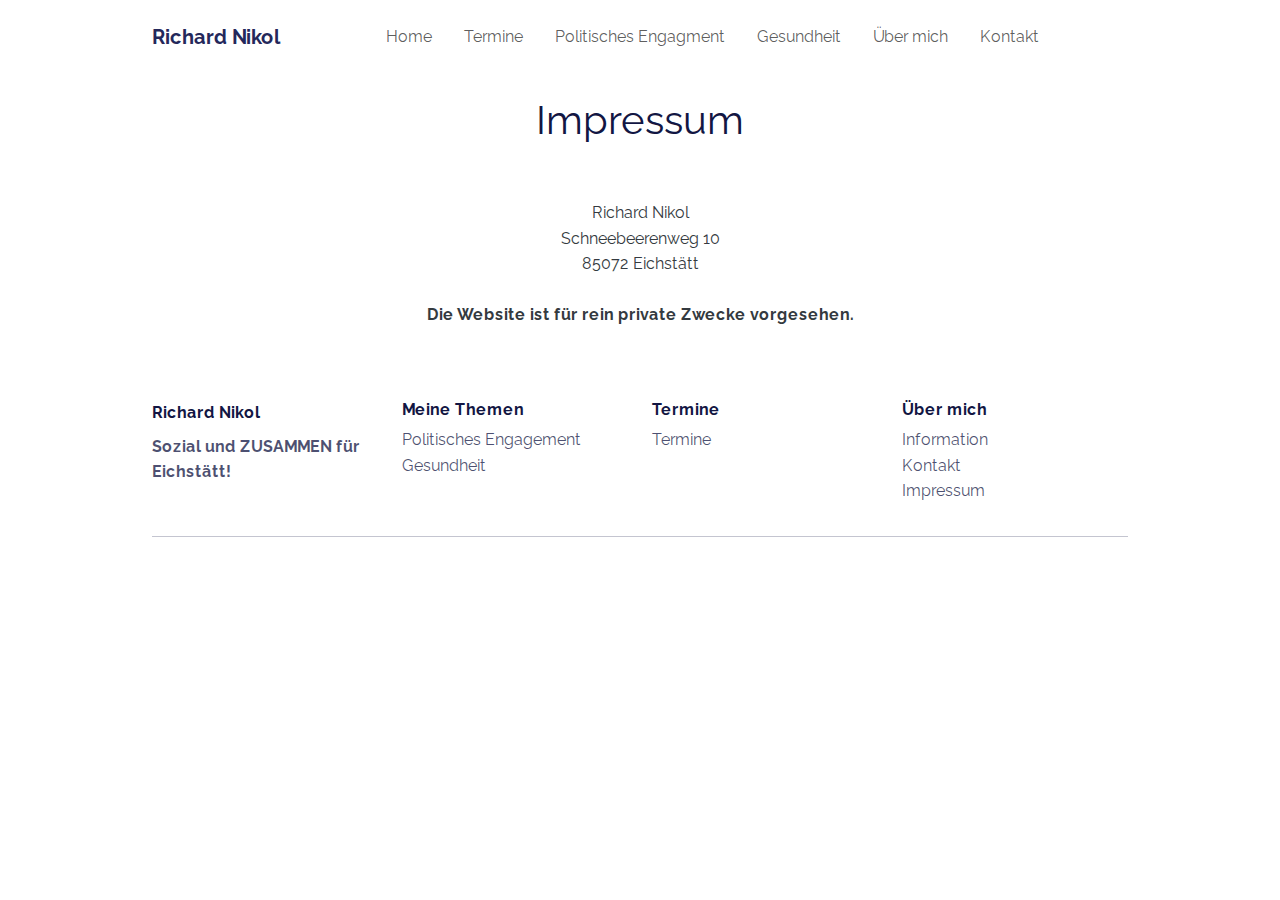
<file: impressum.html>
<!DOCTYPE html>
<html data-bs-theme="light" lang="de">

<head>
    <meta charset="utf-8">
    <meta name="viewport" content="width=device-width, initial-scale=1.0, shrink-to-fit=no">
    <title>Homepage Richard Nikol</title>
    <meta http-equiv="Permissions-Policy" content="geolocation=(), microphone=()">
    <meta http-equiv="X-Frame-Options" content="DENY">
    <meta name="description" content="Richard Nikol - Eichstätt">
    <link rel="stylesheet" href="assets/bootstrap/css/bootstrap.min.css">
    <link rel="stylesheet" href="assets/css/styles.min.css">
</head>

<body>
    <!-- Start: Navbar Centered Links -->
    <nav class="navbar navbar-expand-md fixed-top navbar-shrink py-3" id="mainNav" style="color: var(--bs-primary);">
        <div class="container"><a class="navbar-brand d-flex align-items-center" href="index.html"><span style="color: var(--bs-primary);">Richard Nikol</span></a><button data-bs-toggle="collapse" class="navbar-toggler" data-bs-target="#navcol-1"><span class="visually-hidden">Toggle navigation</span><span class="navbar-toggler-icon"></span></button>
            <div class="collapse navbar-collapse" id="navcol-1">
                <ul class="navbar-nav mx-auto">
                    <li class="nav-item" style="color: var(--bs-primary);"><a class="nav-link" href="/index.html">Home</a></li>
                    <li class="nav-item" style="color: var(--bs-primary);"><a class="nav-link" href="termine.html">Termine</a></li>
                    <li class="nav-item" style="color: var(--bs-primary);"><a class="nav-link" href="politik.html">Politisches Engagment</a></li>
                    <li class="nav-item" style="color: var(--bs-primary);"><a class="nav-link" href="/gesundheit.html">Gesundheit</a></li>
                    <li class="nav-item" style="color: var(--bs-primary);"><a class="nav-link" href="/uebermich.html">Über mich</a></li>
                    <li class="nav-item" style="color: var(--bs-primary);"><a class="nav-link" href="/kontakt.html">Kontakt</a></li>
                </ul>
            </div>
        </div>
    </nav><!-- End: Navbar Centered Links -->
    <!-- Start: Überschrift -->
    <div class="container py-5 mt-5">
        <div class="row">
            <div class="col">
                <h1 class="text-center">Impressum</h1>
            </div>
        </div>
    </div><!-- End: Überschrift -->
    <!-- Start: Angaben -->
    <div class="container">
        <div class="row">
            <div class="col">
                <p class="text-center text-dark"><span style="font-weight: normal !important;">Richard Nikol</span><br><span style="font-weight: normal !important;">Schneebeerenweg 10</span><br><span style="font-weight: normal !important;">85072 Eichstätt</span><br><br>Die Website ist für rein private Zwecke vorgesehen.</p>
            </div>
        </div>
    </div><!-- End: Angaben -->
    <!-- Start: Footer Multi Column -->
    <footer class="mt-2">
        <div class="container py-4 py-lg-5">
            <div class="row row-cols-2 row-cols-md-4">
                <!-- Start: Richard -->
                <div class="col-12 col-md-3">
                    <div class="fw-bold d-flex align-items-center mb-2"><span>Richard Nikol</span></div>
                    <p class="text-muted">Sozial und&nbsp;<span class="text-uppercase">Zusammen</span>&nbsp;für Eichstätt!</p>
                </div><!-- End: Richard -->
                <!-- Start: Meine Themen -->
                <div class="col-sm-4 col-md-3 text-lg-start d-flex flex-column">
                    <h3 class="fs-6 fw-bold">Meine Themen</h3>
                    <ul class="list-unstyled">
                        <li><a href="politik.html">Politisches Engagement</a></li>
                        <li><a href="gesundheit.html">Gesundheit</a></li>
                    </ul>
                </div><!-- End: Meine Themen -->
                <!-- Start: Termine -->
                <div class="col-sm-4 col-md-3 text-lg-start d-flex flex-column">
                    <h3 class="fs-6 fw-bold">Termine</h3>
                    <ul class="list-unstyled">
                        <li><a href="termine.html">Termine</a></li>
                    </ul>
                </div><!-- End: Termine -->
                <!-- Start: Kontakt -->
                <div class="col-sm-4 col-md-3 text-lg-start d-flex flex-column">
                    <h3 class="fs-6 fw-bold">Über mich</h3>
                    <ul class="list-unstyled">
                        <li><a href="uebermich.html">Information</a></li>
                        <li><a href="kontakt.html">Kontakt</a></li>
                        <li><a href="impressum.html">Impressum</a></li>
                    </ul>
                </div><!-- End: Kontakt -->
            </div>
            <hr>
            <div class="text-muted d-flex justify-content-between align-items-center pt-3">
                <p class="mb-0">Copyright © 2025 Richard Nikol</p>
            </div>
        </div>
    </footer><!-- End: Footer Multi Column -->
    <script src="assets/bootstrap/js/bootstrap.min.js"></script>
    <script src="assets/js/script.min.js"></script>
</body>

</html>
</file>
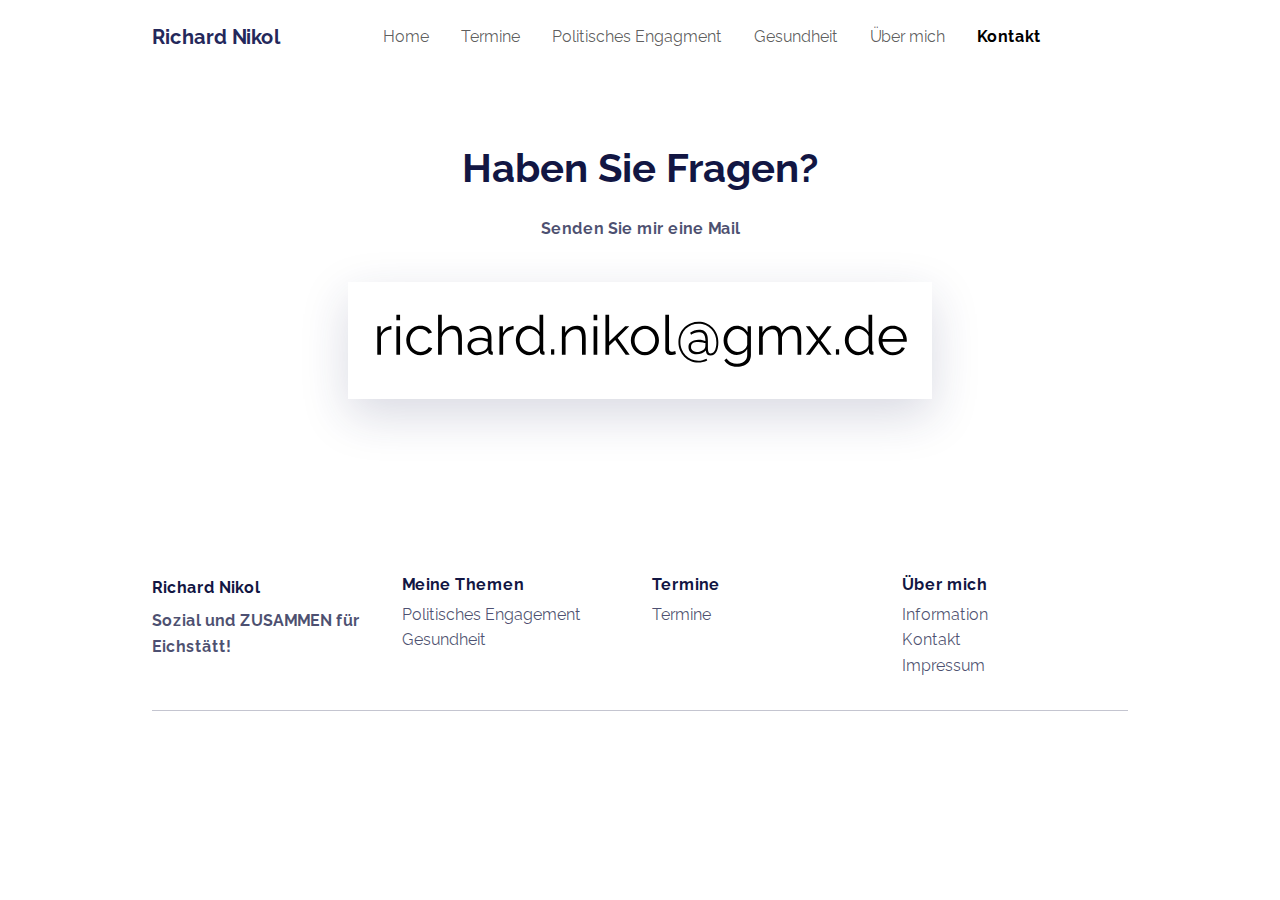
<file: kontakt.html>
<!DOCTYPE html>
<html data-bs-theme="light" lang="de">

<head>
    <meta charset="utf-8">
    <meta name="viewport" content="width=device-width, initial-scale=1.0, shrink-to-fit=no">
    <title>Kontakt</title>
    <meta http-equiv="Permissions-Policy" content="geolocation=(), microphone=()">
    <meta http-equiv="X-Frame-Options" content="DENY">
    <meta name="description" content="Kontaktseite von Richard Nikol">
    <link rel="stylesheet" href="assets/bootstrap/css/bootstrap.min.css">
    <link rel="stylesheet" href="assets/css/styles.min.css">
</head>

<body>
    <!-- Start: Navbar Centered Links -->
    <nav class="navbar navbar-expand-md fixed-top navbar-shrink py-3" id="mainNav" style="color: var(--bs-primary);">
        <div class="container"><a class="navbar-brand d-flex align-items-center" href="index.html"><span style="color: var(--bs-primary);">Richard Nikol</span></a><button data-bs-toggle="collapse" class="navbar-toggler" data-bs-target="#navcol-1"><span class="visually-hidden">Toggle navigation</span><span class="navbar-toggler-icon"></span></button>
            <div class="collapse navbar-collapse" id="navcol-1">
                <ul class="navbar-nav mx-auto">
                    <li class="nav-item" style="color: var(--bs-primary);"><a class="nav-link" href="/index.html">Home</a></li>
                    <li class="nav-item" style="color: var(--bs-primary);"><a class="nav-link" href="termine.html">Termine</a></li>
                    <li class="nav-item" style="color: var(--bs-primary);"><a class="nav-link" href="politik.html">Politisches Engagment</a></li>
                    <li class="nav-item" style="color: var(--bs-primary);"><a class="nav-link" href="/gesundheit.html">Gesundheit</a></li>
                    <li class="nav-item" style="color: var(--bs-primary);"><a class="nav-link" href="/uebermich.html">Über mich</a></li>
                    <li class="nav-item" style="color: var(--bs-primary);"><a class="nav-link active" href="/kontakt.html">Kontakt</a></li>
                </ul>
            </div>
        </div>
    </nav><!-- End: Navbar Centered Links -->
    <!-- Start: Contact Details -->
    <section class="py-5 mt-5">
        <div class="container py-5">
            <div class="row">
                <div class="col-md-8 col-xl-6 text-center mx-auto">
                    <h2 class="display-6 fw-bold mb-4">Haben Sie Fragen?</h2>
                    <p class="text-muted">Senden Sie mir eine Mail</p>
                </div>
            </div>
            <div class="row d-flex justify-content-center">
                <div class="col text-center m-4"><img class="img-fluid shadow-lg" src="assets/img/mail.svg" style="max-width: 63%;"></div>
            </div>
        </div>
    </section><!-- End: Contact Details -->
    <!-- Start: Footer Multi Column -->
    <footer class="mt-2">
        <div class="container py-4 py-lg-5">
            <div class="row row-cols-2 row-cols-md-4">
                <!-- Start: Richard -->
                <div class="col-12 col-md-3">
                    <div class="fw-bold d-flex align-items-center mb-2"><span>Richard Nikol</span></div>
                    <p class="text-muted">Sozial und&nbsp;<span class="text-uppercase">Zusammen</span>&nbsp;für Eichstätt!</p>
                </div><!-- End: Richard -->
                <!-- Start: Meine Themen -->
                <div class="col-sm-4 col-md-3 text-lg-start d-flex flex-column">
                    <h3 class="fs-6 fw-bold">Meine Themen</h3>
                    <ul class="list-unstyled">
                        <li><a href="politik.html">Politisches Engagement</a></li>
                        <li><a href="gesundheit.html">Gesundheit</a></li>
                    </ul>
                </div><!-- End: Meine Themen -->
                <!-- Start: Termine -->
                <div class="col-sm-4 col-md-3 text-lg-start d-flex flex-column">
                    <h3 class="fs-6 fw-bold">Termine</h3>
                    <ul class="list-unstyled">
                        <li><a href="termine.html">Termine</a></li>
                    </ul>
                </div><!-- End: Termine -->
                <!-- Start: Kontakt -->
                <div class="col-sm-4 col-md-3 text-lg-start d-flex flex-column">
                    <h3 class="fs-6 fw-bold">Über mich</h3>
                    <ul class="list-unstyled">
                        <li><a href="uebermich.html">Information</a></li>
                        <li><a href="kontakt.html">Kontakt</a></li>
                        <li><a href="impressum.html">Impressum</a></li>
                    </ul>
                </div><!-- End: Kontakt -->
            </div>
            <hr>
            <div class="text-muted d-flex justify-content-between align-items-center pt-3">
                <p class="mb-0">Copyright © 2025 Richard Nikol</p>
            </div>
        </div>
    </footer><!-- End: Footer Multi Column -->
    <script src="assets/bootstrap/js/bootstrap.min.js"></script>
    <script src="assets/js/script.min.js"></script>
</body>

</html>
</file>
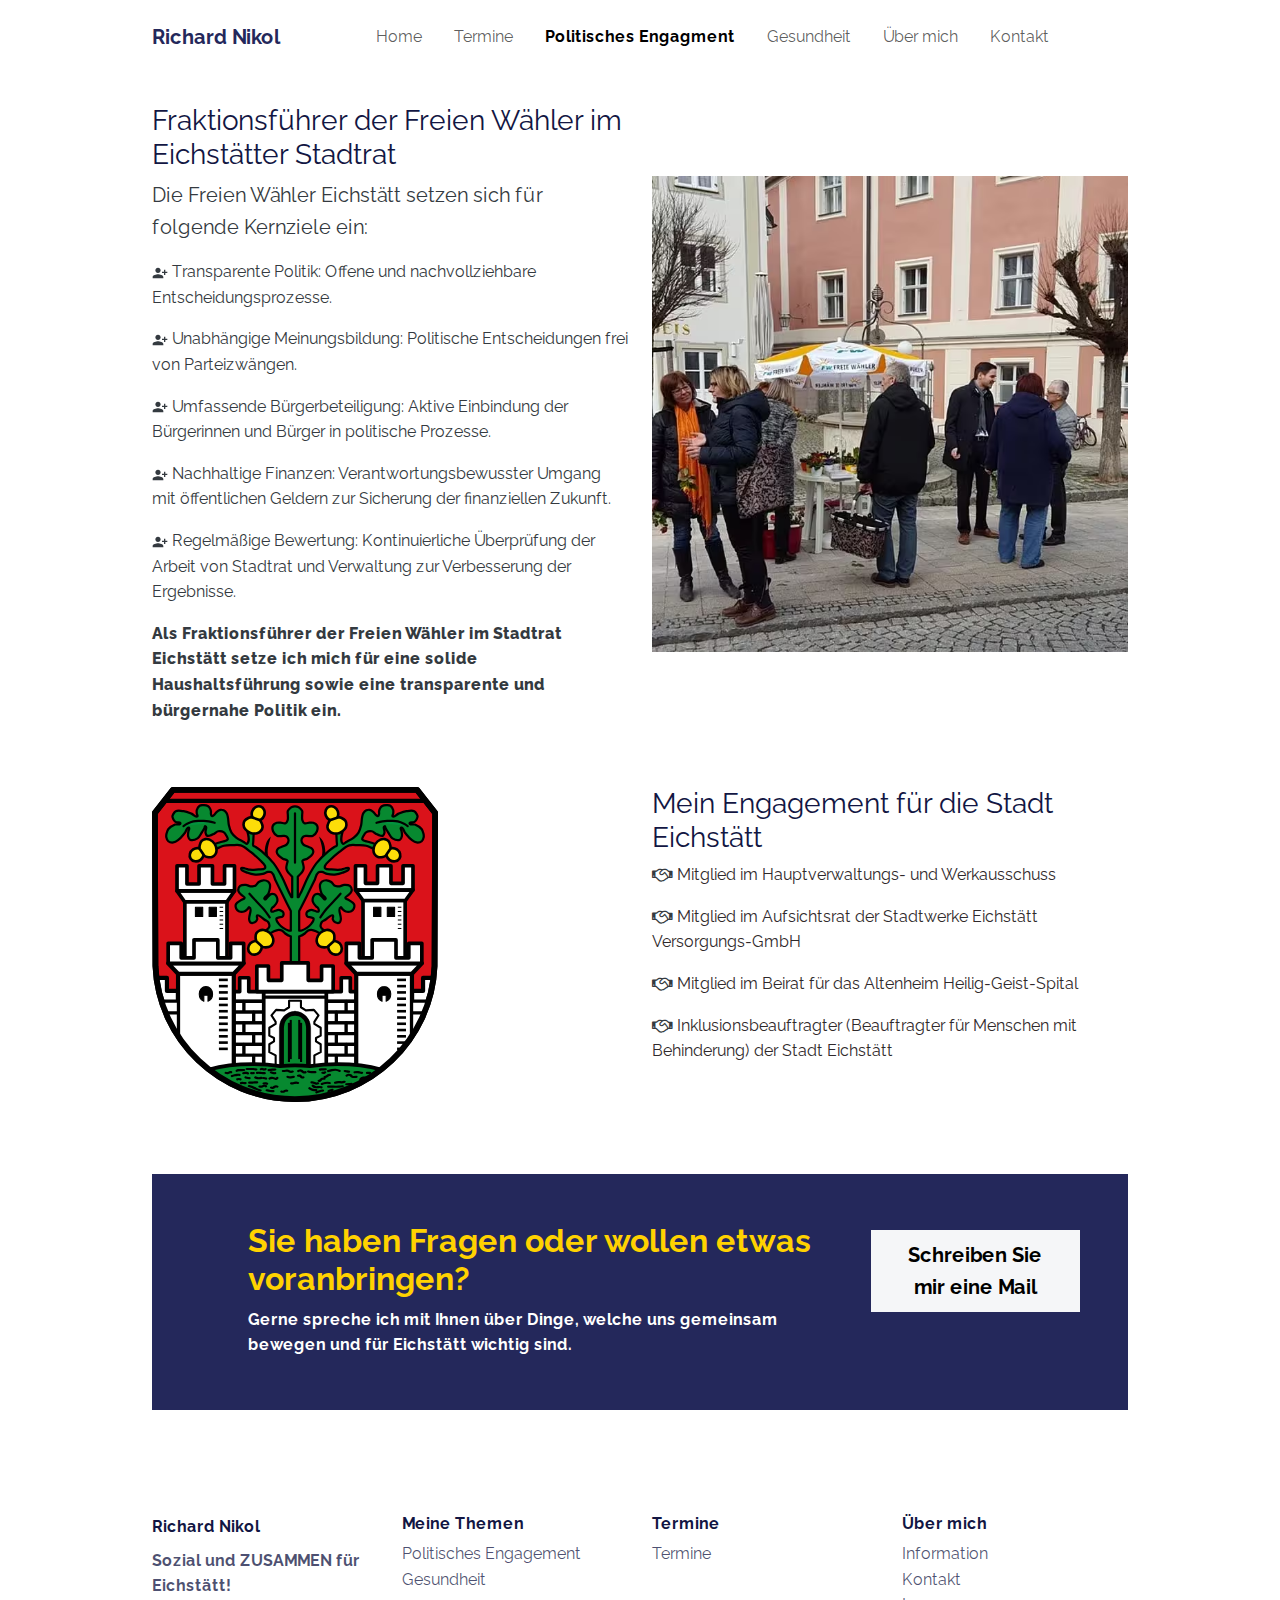
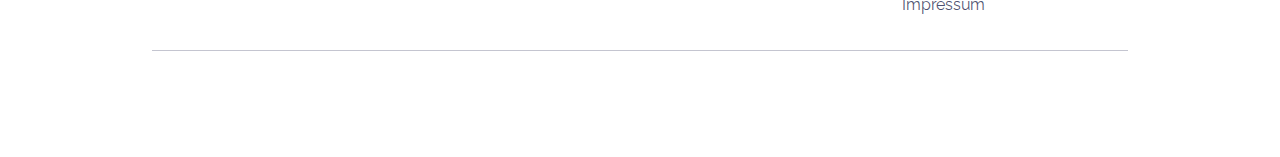
<file: politik.html>
<!DOCTYPE html>
<html data-bs-theme="light" lang="de">

<head>
    <meta charset="utf-8">
    <meta name="viewport" content="width=device-width, initial-scale=1.0, shrink-to-fit=no">
    <title>Politisches Engagement</title>
    <meta http-equiv="Permissions-Policy" content="geolocation=(), microphone=()">
    <meta http-equiv="X-Frame-Options" content="DENY">
    <meta name="description" content="Ich engagiere mich im Stadtrat von Eichstätt für die sozialen Belange der Eichstätter">
    <link rel="stylesheet" href="assets/bootstrap/css/bootstrap.min.css">
    <link rel="stylesheet" href="assets/fonts/font-awesome.min.css">
    <link rel="stylesheet" href="assets/css/styles.min.css">
</head>

<body>
    <!-- Start: Navbar Centered Links -->
    <nav class="navbar navbar-expand-md fixed-top navbar-shrink py-3" id="mainNav" style="color: var(--bs-primary);">
        <div class="container"><a class="navbar-brand d-flex align-items-center" href="index.html"><span style="color: var(--bs-primary);">Richard Nikol</span></a><button data-bs-toggle="collapse" class="navbar-toggler" data-bs-target="#navcol-1"><span class="visually-hidden">Toggle navigation</span><span class="navbar-toggler-icon"></span></button>
            <div class="collapse navbar-collapse" id="navcol-1">
                <ul class="navbar-nav mx-auto">
                    <li class="nav-item" style="color: var(--bs-primary);"><a class="nav-link" href="/index.html">Home</a></li>
                    <li class="nav-item" style="color: var(--bs-primary);"><a class="nav-link" href="termine.html">Termine</a></li>
                    <li class="nav-item" style="color: var(--bs-primary);"><a class="nav-link active" href="politik.html">Politisches Engagment</a></li>
                    <li class="nav-item" style="color: var(--bs-primary);"><a class="nav-link" href="/gesundheit.html">Gesundheit</a></li>
                    <li class="nav-item" style="color: var(--bs-primary);"><a class="nav-link" href="/uebermich.html">Über mich</a></li>
                    <li class="nav-item" style="color: var(--bs-primary);"><a class="nav-link" href="/kontakt.html">Kontakt</a></li>
                </ul>
            </div>
        </div>
    </nav><!-- End: Navbar Centered Links -->
    <!-- Start: Erklaerung Schmerztherapie -->
    <section class="py-2 mt-5">
        <div class="container mb-5">
            <div class="row mt-5">
                <div class="col-md-6 align-self-start order-2 order-lg-1">
                    <h3>Fraktionsführer der Freien Wähler im Eichstätter Stadtrat</h3>
                    <p class="lead text-dark"><span style="font-weight: normal !important;">Die Freien Wähler Eichstätt setzen sich für folgende Kernziele ein:</span></p>
                    <p class="text-dark"><svg xmlns="http://www.w3.org/2000/svg" enable-background="new 0 0 24 24" height="1em" viewBox="0 0 24 24" width="1em" fill="currentColor">
                            <g>
                                <rect fill="none" height="24" width="24"></rect>
                            </g>
                            <g>
                                <path d="M13,8c0-2.21-1.79-4-4-4S5,5.79,5,8s1.79,4,4,4S13,10.21,13,8z M15,10v2h3v3h2v-3h3v-2h-3V7h-2v3H15z M1,18v2h16v-2 c0-2.66-5.33-4-8-4S1,15.34,1,18z"></path>
                            </g>
                        </svg><span style="font-weight: normal !important; color: rgb(64, 64, 64);">&nbsp;</span><span style="font-weight: normal !important;">Transparente Politik: Offene und nachvollziehbare Entscheidungsprozesse.</span></p>
                    <p class="text-dark"><svg xmlns="http://www.w3.org/2000/svg" enable-background="new 0 0 24 24" height="1em" viewBox="0 0 24 24" width="1em" fill="currentColor">
                            <g>
                                <rect fill="none" height="24" width="24"></rect>
                            </g>
                            <g>
                                <path d="M13,8c0-2.21-1.79-4-4-4S5,5.79,5,8s1.79,4,4,4S13,10.21,13,8z M15,10v2h3v3h2v-3h3v-2h-3V7h-2v3H15z M1,18v2h16v-2 c0-2.66-5.33-4-8-4S1,15.34,1,18z"></path>
                            </g>
                        </svg><span style="font-weight: normal !important; color: rgb(64, 64, 64);">&nbsp;</span><span style="font-weight: normal !important;">Unabhängige Meinungsbildung: Politische Entscheidungen frei von Parteizwängen.</span></p>
                    <p class="text-dark"><svg xmlns="http://www.w3.org/2000/svg" enable-background="new 0 0 24 24" height="1em" viewBox="0 0 24 24" width="1em" fill="currentColor">
                            <g>
                                <rect fill="none" height="24" width="24"></rect>
                            </g>
                            <g>
                                <path d="M13,8c0-2.21-1.79-4-4-4S5,5.79,5,8s1.79,4,4,4S13,10.21,13,8z M15,10v2h3v3h2v-3h3v-2h-3V7h-2v3H15z M1,18v2h16v-2 c0-2.66-5.33-4-8-4S1,15.34,1,18z"></path>
                            </g>
                        </svg><span style="font-weight: normal !important; color: rgb(64, 64, 64);">&nbsp;</span><span style="font-weight: normal !important;">Umfassende Bürgerbeteiligung: Aktive Einbindung der Bürgerinnen und Bürger in politische Prozesse.</span></p>
                    <p class="text-dark"><svg xmlns="http://www.w3.org/2000/svg" enable-background="new 0 0 24 24" height="1em" viewBox="0 0 24 24" width="1em" fill="currentColor">
                            <g>
                                <rect fill="none" height="24" width="24"></rect>
                            </g>
                            <g>
                                <path d="M13,8c0-2.21-1.79-4-4-4S5,5.79,5,8s1.79,4,4,4S13,10.21,13,8z M15,10v2h3v3h2v-3h3v-2h-3V7h-2v3H15z M1,18v2h16v-2 c0-2.66-5.33-4-8-4S1,15.34,1,18z"></path>
                            </g>
                        </svg><span style="font-weight: normal !important;">&nbsp;Nachhaltige Finanzen: Verantwortungsbewusster Umgang mit öffentlichen Geldern zur Sicherung der finanziellen Zukunft.</span></p>
                    <p class="text-dark"><svg xmlns="http://www.w3.org/2000/svg" enable-background="new 0 0 24 24" height="1em" viewBox="0 0 24 24" width="1em" fill="currentColor">
                            <g>
                                <rect fill="none" height="24" width="24"></rect>
                            </g>
                            <g>
                                <path d="M13,8c0-2.21-1.79-4-4-4S5,5.79,5,8s1.79,4,4,4S13,10.21,13,8z M15,10v2h3v3h2v-3h3v-2h-3V7h-2v3H15z M1,18v2h16v-2 c0-2.66-5.33-4-8-4S1,15.34,1,18z"></path>
                            </g>
                        </svg><span style="font-weight: normal !important;">&nbsp;Regelmäßige Bewertung: Kontinuierliche Überprüfung der Arbeit von Stadtrat und Verwaltung zur Verbesserung der Ergebnisse.</span></p>
                    <p class="text-dark"><strong>Als Fraktionsführer der Freien Wähler im Stadtrat Eichstätt setze ich mich für eine solide Haushaltsführung sowie eine transparente und bürgernahe Politik ein.</strong></p>
                </div>
                <div class="col-md-6 d-xl-flex order-1 order-lg-2 justify-content-xl-center align-items-xl-center mb-3"><img class="img-fluid" src="assets/img/frauenstand.avif" title="FW-Stand Frauentage" alt="FW-Stand Frauentage"></div>
            </div>
        </div>
        <div class="container mb-0">
            <div class="row">
                <div class="col m-auto mb-3"><img class="img-fluid object-fit-contain d-xl-flex" title="Wappen Stadt Eichstätt" src="assets/img/Wappen_von_Eichstaett.svg" alt="Eichstätt" style="max-width: 60%;"></div>
                <div class="col-md-6 mb-3">
                    <h3>Mein Engagement für die Stadt Eichstätt</h3>
                    <p class="text-dark"><i class="fa fa-handshake-o"></i><span style="font-weight: normal !important; color: rgb(47, 41, 43);">&nbsp;Mitglied im Hauptverwaltungs- und Werkausschuss</span></p>
                    <p class="text-dark"><i class="fa fa-handshake-o"></i><span style="font-weight: normal !important; color: rgb(47, 41, 43);">&nbsp;Mitglied im Aufsichtsrat der Stadtwerke Eichstätt Versorgungs-GmbH</span></p>
                    <p class="text-dark"><i class="fa fa-handshake-o"></i><span style="font-weight: normal !important; color: rgb(47, 41, 43);">&nbsp;Mitglied im Beirat für das Altenheim Heilig-Geist-Spital</span></p>
                    <p class="text-dark"><i class="fa fa-handshake-o"></i><span style="font-weight: normal !important; color: rgb(47, 41, 43);">&nbsp;Inklusionsbeauftragter (Beauftragter für Menschen mit Behinderung) der Stadt Eichstätt</span></p>
                </div>
            </div>
        </div>
    </section><!-- End: Erklaerung Schmerztherapie -->
    <!-- Start: Kontakt -->
    <section class="py-4 py-xl-5">
        <div class="container">
            <div class="text-white bg-primary border rounded border-0 border-primary d-flex flex-column justify-content-between flex-lg-row p-4 p-md-5">
                <div class="pb-2 pb-lg-1 px-5">
                    <h2 class="fw-bold text-secondary mb-2">Sie haben Fragen oder wollen etwas voranbringen?</h2>
                    <p class="mb-0">Gerne spreche ich mit Ihnen über Dinge, welche uns gemeinsam bewegen und für Eichstätt wichtig sind.</p>
                </div>
                <div class="my-2"><a class="btn btn-light fs-5 py-2 px-4" role="button" href="kontakt.html">Schreiben Sie mir eine Mail</a></div>
            </div>
        </div>
    </section><!-- End: Kontakt -->
    <!-- Start: Footer Multi Column -->
    <footer class="mt-2">
        <div class="container py-4 py-lg-5">
            <div class="row row-cols-2 row-cols-md-4">
                <!-- Start: Richard -->
                <div class="col-12 col-md-3">
                    <div class="fw-bold d-flex align-items-center mb-2"><span>Richard Nikol</span></div>
                    <p class="text-muted">Sozial und&nbsp;<span class="text-uppercase">Zusammen</span>&nbsp;für Eichstätt!</p>
                </div><!-- End: Richard -->
                <!-- Start: Meine Themen -->
                <div class="col-sm-4 col-md-3 text-lg-start d-flex flex-column">
                    <h3 class="fs-6 fw-bold">Meine Themen</h3>
                    <ul class="list-unstyled">
                        <li><a href="politik.html">Politisches Engagement</a></li>
                        <li><a href="gesundheit.html">Gesundheit</a></li>
                    </ul>
                </div><!-- End: Meine Themen -->
                <!-- Start: Termine -->
                <div class="col-sm-4 col-md-3 text-lg-start d-flex flex-column">
                    <h3 class="fs-6 fw-bold">Termine</h3>
                    <ul class="list-unstyled">
                        <li><a href="termine.html">Termine</a></li>
                    </ul>
                </div><!-- End: Termine -->
                <!-- Start: Kontakt -->
                <div class="col-sm-4 col-md-3 text-lg-start d-flex flex-column">
                    <h3 class="fs-6 fw-bold">Über mich</h3>
                    <ul class="list-unstyled">
                        <li><a href="uebermich.html">Information</a></li>
                        <li><a href="kontakt.html">Kontakt</a></li>
                        <li><a href="impressum.html">Impressum</a></li>
                    </ul>
                </div><!-- End: Kontakt -->
            </div>
            <hr>
            <div class="text-muted d-flex justify-content-between align-items-center pt-3">
                <p class="mb-0">Copyright © 2025 Richard Nikol</p>
            </div>
        </div>
    </footer><!-- End: Footer Multi Column -->
    <script src="assets/bootstrap/js/bootstrap.min.js"></script>
    <script src="assets/js/script.min.js"></script>
</body>

</html>
</file>
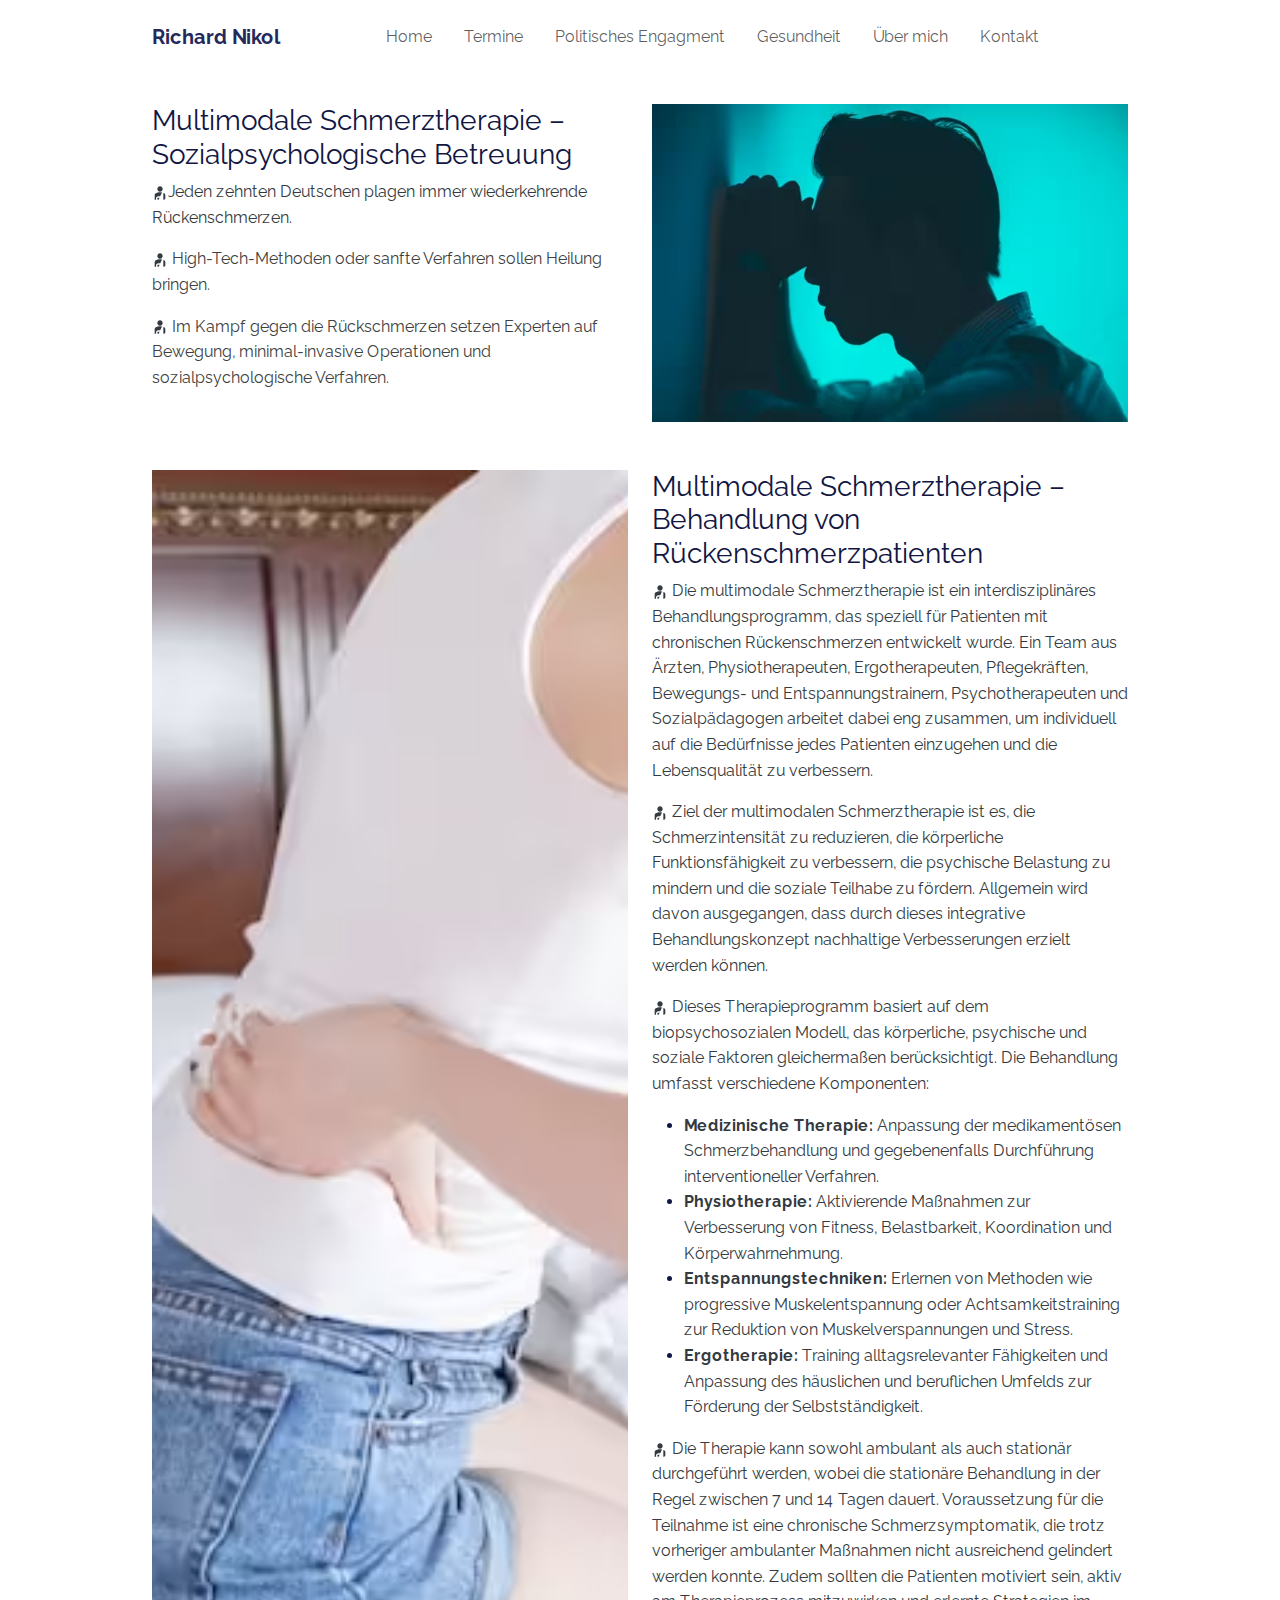
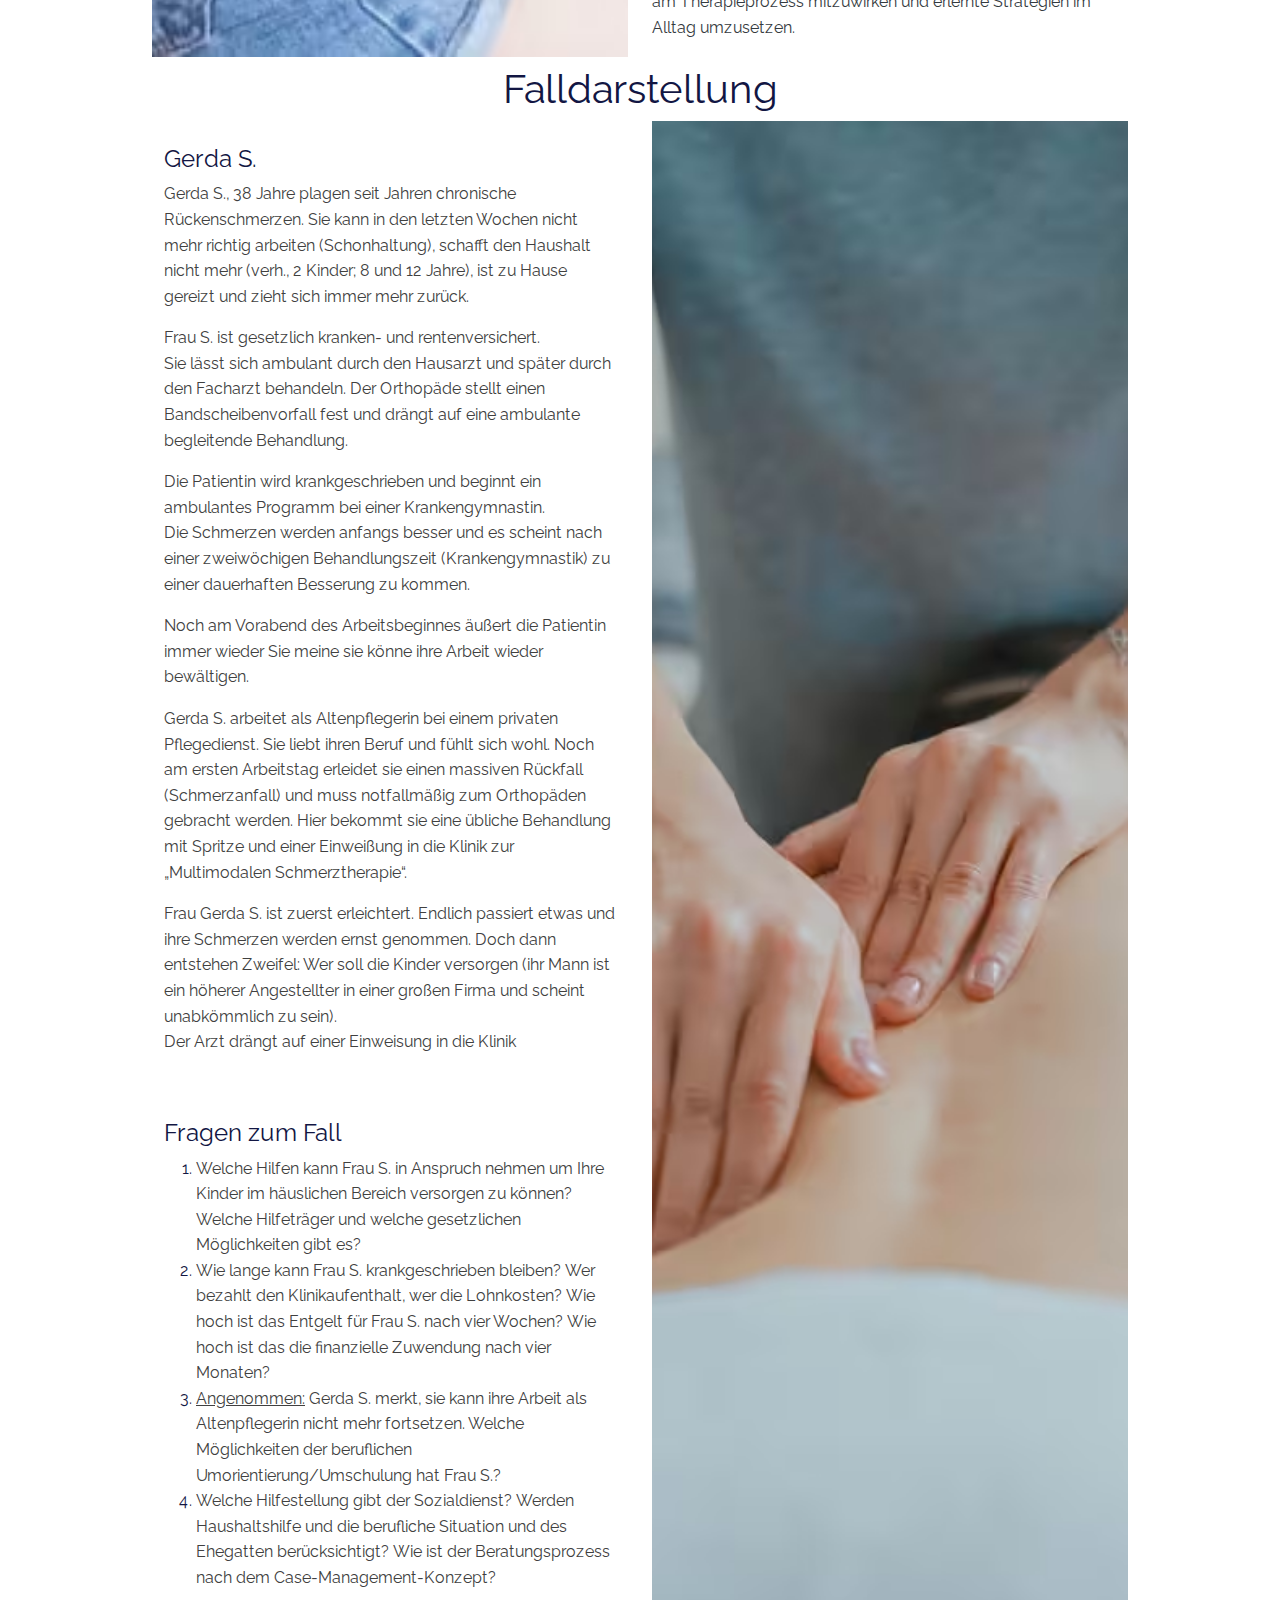
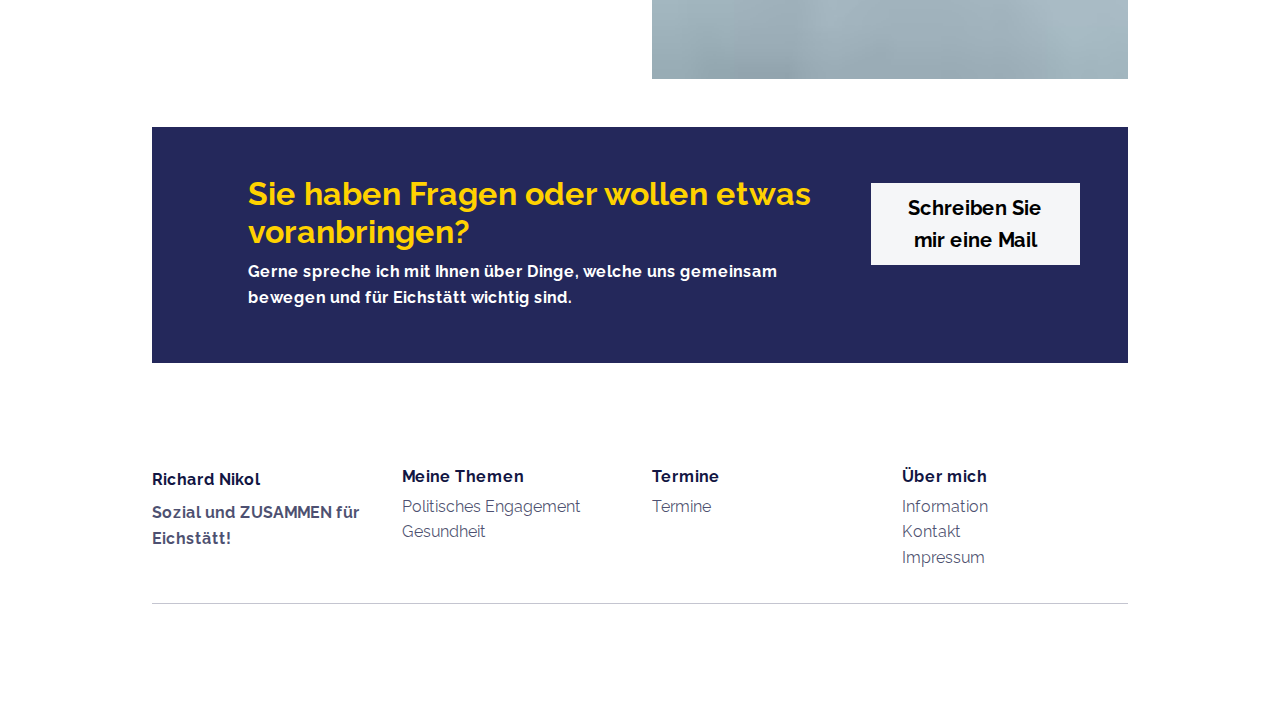
<file: schmerztherapie.html>
<!DOCTYPE html>
<html data-bs-theme="light" lang="de">

<head>
    <meta charset="utf-8">
    <meta name="viewport" content="width=device-width, initial-scale=1.0, shrink-to-fit=no">
    <title>Multi-modale Schmerztherapie</title>
    <meta http-equiv="Permissions-Policy" content="geolocation=(), microphone=()">
    <meta http-equiv="X-Frame-Options" content="DENY">
    <meta name="description" content="Informationen zur Schmerztherapie auf der Homepage von Richard Nikol">
    <link rel="stylesheet" href="assets/bootstrap/css/bootstrap.min.css">
    <link rel="stylesheet" href="assets/css/styles.min.css">
</head>

<body>
    <!-- Start: Navbar Centered Links -->
    <nav class="navbar navbar-expand-md fixed-top navbar-shrink py-3" id="mainNav" style="color: var(--bs-primary);">
        <div class="container"><a class="navbar-brand d-flex align-items-center" href="index.html"><span style="color: var(--bs-primary);">Richard Nikol</span></a><button data-bs-toggle="collapse" class="navbar-toggler" data-bs-target="#navcol-1"><span class="visually-hidden">Toggle navigation</span><span class="navbar-toggler-icon"></span></button>
            <div class="collapse navbar-collapse" id="navcol-1">
                <ul class="navbar-nav mx-auto">
                    <li class="nav-item" style="color: var(--bs-primary);"><a class="nav-link" href="/index.html">Home</a></li>
                    <li class="nav-item" style="color: var(--bs-primary);"><a class="nav-link" href="termine.html">Termine</a></li>
                    <li class="nav-item" style="color: var(--bs-primary);"><a class="nav-link" href="politik.html">Politisches Engagment</a></li>
                    <li class="nav-item" style="color: var(--bs-primary);"><a class="nav-link" href="/gesundheit.html">Gesundheit</a></li>
                    <li class="nav-item" style="color: var(--bs-primary);"><a class="nav-link" href="/uebermich.html">Über mich</a></li>
                    <li class="nav-item" style="color: var(--bs-primary);"><a class="nav-link" href="/kontakt.html">Kontakt</a></li>
                </ul>
            </div>
        </div>
    </nav><!-- End: Navbar Centered Links -->
    <!-- Start: Erklaerung Schmerztherapie -->
    <section class="py-2 mt-5">
        <div class="container mb-5">
            <div class="row mt-5">
                <div class="col-md-6 align-self-start order-2 order-lg-1 mt-3 mt-sm-0">
                    <h3>Multimodale Schmerztherapie – Sozialpsychologische Betreuung&nbsp;</h3>
                    <p class="text-dark"><svg xmlns="http://www.w3.org/2000/svg" enable-background="new 0 0 24 24" height="1em" viewBox="0 0 24 24" width="1em" fill="currentColor">
                            <rect fill="none" height="24" width="24"></rect>
                            <g>
                                <path d="M8,6c0-2.21,1.79-4,4-4s4,1.79,4,4c0,2.21-1.79,4-4,4S8,8.21,8,6z M17,22h1c1.1,0,2-0.9,2-2l0-4.78 c0-1.12-0.61-2.15-1.61-2.66c-0.43-0.22-0.9-0.43-1.39-0.62L17,22z M12.34,17L15,11.33C14.07,11.12,13.07,11,12,11 c-2.53,0-4.71,0.7-6.39,1.56C4.61,13.07,4,14.1,4,15.22L4,22h2.34C6.12,21.55,6,21.04,6,20.5C6,18.57,7.57,17,9.5,17H12.34z M10,22 l1.41-3H9.5C8.67,19,8,19.67,8,20.5S8.67,22,9.5,22H10z"></path>
                            </g>
                        </svg><span style="font-weight: normal !important;">Jeden zehnten Deutschen plagen immer wiederkehrende Rückenschmerzen.</span></p>
                    <p class="text-dark"><svg xmlns="http://www.w3.org/2000/svg" enable-background="new 0 0 24 24" height="1em" viewBox="0 0 24 24" width="1em" fill="currentColor">
                            <rect fill="none" height="24" width="24"></rect>
                            <g>
                                <path d="M8,6c0-2.21,1.79-4,4-4s4,1.79,4,4c0,2.21-1.79,4-4,4S8,8.21,8,6z M17,22h1c1.1,0,2-0.9,2-2l0-4.78 c0-1.12-0.61-2.15-1.61-2.66c-0.43-0.22-0.9-0.43-1.39-0.62L17,22z M12.34,17L15,11.33C14.07,11.12,13.07,11,12,11 c-2.53,0-4.71,0.7-6.39,1.56C4.61,13.07,4,14.1,4,15.22L4,22h2.34C6.12,21.55,6,21.04,6,20.5C6,18.57,7.57,17,9.5,17H12.34z M10,22 l1.41-3H9.5C8.67,19,8,19.67,8,20.5S8.67,22,9.5,22H10z"></path>
                            </g>
                        </svg><span style="font-weight: normal !important; color: rgb(64, 64, 64);">&nbsp;High-Tech-Methoden oder sanfte Verfahren sollen Heilung bringen.</span></p>
                    <p class="text-dark"><svg xmlns="http://www.w3.org/2000/svg" enable-background="new 0 0 24 24" height="1em" viewBox="0 0 24 24" width="1em" fill="currentColor">
                            <rect fill="none" height="24" width="24"></rect>
                            <g>
                                <path d="M8,6c0-2.21,1.79-4,4-4s4,1.79,4,4c0,2.21-1.79,4-4,4S8,8.21,8,6z M17,22h1c1.1,0,2-0.9,2-2l0-4.78 c0-1.12-0.61-2.15-1.61-2.66c-0.43-0.22-0.9-0.43-1.39-0.62L17,22z M12.34,17L15,11.33C14.07,11.12,13.07,11,12,11 c-2.53,0-4.71,0.7-6.39,1.56C4.61,13.07,4,14.1,4,15.22L4,22h2.34C6.12,21.55,6,21.04,6,20.5C6,18.57,7.57,17,9.5,17H12.34z M10,22 l1.41-3H9.5C8.67,19,8,19.67,8,20.5S8.67,22,9.5,22H10z"></path>
                            </g>
                        </svg><span style="font-weight: normal !important; color: rgb(64, 64, 64);">&nbsp;Im Kampf gegen die Rückschmerzen setzen Experten auf Bewegung, minimal-invasive Operationen und sozialpsychologische Verfahren.</span></p>
                </div>
                <div class="col-md-6 d-xl-flex order-1 order-lg-2 justify-content-xl-center align-items-xl-center"><img class="img-fluid" alt="Foto von <a href=&quot;https://unsplash.com/de/@roadtripwithraj?utm_content=creditCopyText&amp;utm_medium=referral&amp;utm_source=unsplash&quot;>Road Trip with Raj</a> auf <a href=&quot;https://unsplash.com/de/fotos/weisses-hemd-fur-herren-_cbKur5I60A?utm_content=creditCopyText&amp;utm_medium=referral&amp;utm_source=unsplash&quot;>Unsplash</a>       " src="assets/img/pain1.avif" title="Foto von Road Trip with Raj auf Unsplash.com"></div>
            </div>
        </div>
        <div class="container mb-0">
            <div class="row mt-5">
                <div class="col-md-6"><img class="img-fluid object-fit-cover d-xl-flex h-100 fit-cover" alt="Foto von <a href=&quot;https://unsplash.com/de/@sasun1990?utm_content=creditCopyText&amp;utm_medium=referral&amp;utm_source=unsplash&quot;>Sasun Bughdaryan</a> auf <a href=&quot;https://unsplash.com/de/fotos/frau-in-weissem-tanktop-und-blauen-jeansshorts-sitzt-auf-dem-bett-xWlsYJU4ynE?utm_content=creditCopyText&amp;utm_medium=referral&amp;utm_source=unsplash&quot;>Unsplash</a>       " src="assets/img/pain2.avif" title="Foto von Road Trip with Raj auf Unsplash.com"></div>
                <div class="col-md-6">
                    <h3>Multimodale Schmerztherapie – Behandlung von Rückenschmerzpatienten</h3>
                    <p class="text-dark"><svg xmlns="http://www.w3.org/2000/svg" enable-background="new 0 0 24 24" height="1em" viewBox="0 0 24 24" width="1em" fill="currentColor">
                            <rect fill="none" height="24" width="24"></rect>
                            <g>
                                <path d="M8,6c0-2.21,1.79-4,4-4s4,1.79,4,4c0,2.21-1.79,4-4,4S8,8.21,8,6z M17,22h1c1.1,0,2-0.9,2-2l0-4.78 c0-1.12-0.61-2.15-1.61-2.66c-0.43-0.22-0.9-0.43-1.39-0.62L17,22z M12.34,17L15,11.33C14.07,11.12,13.07,11,12,11 c-2.53,0-4.71,0.7-6.39,1.56C4.61,13.07,4,14.1,4,15.22L4,22h2.34C6.12,21.55,6,21.04,6,20.5C6,18.57,7.57,17,9.5,17H12.34z M10,22 l1.41-3H9.5C8.67,19,8,19.67,8,20.5S8.67,22,9.5,22H10z"></path>
                            </g>
                        </svg><span style="font-weight: normal !important;">&nbsp;Die multimodale Schmerztherapie ist ein interdisziplinäres Behandlungsprogramm, das speziell für Patienten mit chronischen Rückenschmerzen entwickelt wurde. Ein Team aus Ärzten, Physiotherapeuten, Ergotherapeuten, Pflegekräften, Bewegungs- und Entspannungstrainern, Psychotherapeuten und Sozialpädagogen arbeitet dabei eng zusammen, um individuell auf die Bedürfnisse jedes Patienten einzugehen und die Lebensqualität zu verbessern.</span></p>
                    <p class="text-dark"><svg xmlns="http://www.w3.org/2000/svg" enable-background="new 0 0 24 24" height="1em" viewBox="0 0 24 24" width="1em" fill="currentColor">
                            <rect fill="none" height="24" width="24"></rect>
                            <g>
                                <path d="M8,6c0-2.21,1.79-4,4-4s4,1.79,4,4c0,2.21-1.79,4-4,4S8,8.21,8,6z M17,22h1c1.1,0,2-0.9,2-2l0-4.78 c0-1.12-0.61-2.15-1.61-2.66c-0.43-0.22-0.9-0.43-1.39-0.62L17,22z M12.34,17L15,11.33C14.07,11.12,13.07,11,12,11 c-2.53,0-4.71,0.7-6.39,1.56C4.61,13.07,4,14.1,4,15.22L4,22h2.34C6.12,21.55,6,21.04,6,20.5C6,18.57,7.57,17,9.5,17H12.34z M10,22 l1.41-3H9.5C8.67,19,8,19.67,8,20.5S8.67,22,9.5,22H10z"></path>
                            </g>
                        </svg><span style="font-weight: normal !important;">&nbsp;Ziel der multimodalen Schmerztherapie ist es, die Schmerzintensität zu reduzieren, die körperliche Funktionsfähigkeit zu verbessern, die psychische Belastung zu mindern und die soziale Teilhabe zu fördern. Allgemein wird davon ausgegangen, dass durch dieses integrative Behandlungskonzept nachhaltige Verbesserungen erzielt werden können.&nbsp;</span></p>
                    <p class="text-dark"><svg xmlns="http://www.w3.org/2000/svg" enable-background="new 0 0 24 24" height="1em" viewBox="0 0 24 24" width="1em" fill="currentColor">
                            <rect fill="none" height="24" width="24"></rect>
                            <g>
                                <path d="M8,6c0-2.21,1.79-4,4-4s4,1.79,4,4c0,2.21-1.79,4-4,4S8,8.21,8,6z M17,22h1c1.1,0,2-0.9,2-2l0-4.78 c0-1.12-0.61-2.15-1.61-2.66c-0.43-0.22-0.9-0.43-1.39-0.62L17,22z M12.34,17L15,11.33C14.07,11.12,13.07,11,12,11 c-2.53,0-4.71,0.7-6.39,1.56C4.61,13.07,4,14.1,4,15.22L4,22h2.34C6.12,21.55,6,21.04,6,20.5C6,18.57,7.57,17,9.5,17H12.34z M10,22 l1.41-3H9.5C8.67,19,8,19.67,8,20.5S8.67,22,9.5,22H10z"></path>
                            </g>
                        </svg><span style="font-weight: normal !important;">&nbsp;Dieses Therapieprogramm basiert auf dem biopsychosozialen Modell, das körperliche, psychische und soziale Faktoren gleichermaßen berücksichtigt. Die Behandlung umfasst verschiedene Komponenten:</span></p>
                    <ul>
                        <li><strong><span style="color: rgb(52, 58, 64);">Medizinische Therapie:</span></strong><span style="color: rgb(52, 58, 64);"> Anpassung der medikamentösen Schmerzbehandlung und gegebenenfalls Durchführung interventioneller Verfahren.</span></li>
                        <li><strong><span style="color: rgb(52, 58, 64);">Physiotherapie:</span></strong><span style="color: rgb(52, 58, 64);"> Aktivierende Maßnahmen zur Verbesserung von Fitness, Belastbarkeit, Koordination und Körperwahrnehmung.</span></li>
                        <li><strong><span style="color: rgb(52, 58, 64);">Entspannungstechniken:</span></strong><span style="color: rgb(52, 58, 64);"> Erlernen von Methoden wie progressive Muskelentspannung oder Achtsamkeitstraining zur Reduktion von Muskelverspannungen und Stress.</span></li>
                        <li><strong><span style="color: rgb(52, 58, 64);">Ergotherapie:</span></strong><span style="color: rgb(52, 58, 64);"> Training alltagsrelevanter Fähigkeiten und Anpassung des häuslichen und beruflichen Umfelds zur Förderung der Selbstständigkeit.</span></li>
                    </ul>
                    <p class="text-dark"><svg xmlns="http://www.w3.org/2000/svg" enable-background="new 0 0 24 24" height="1em" viewBox="0 0 24 24" width="1em" fill="currentColor">
                            <rect fill="none" height="24" width="24"></rect>
                            <g>
                                <path d="M8,6c0-2.21,1.79-4,4-4s4,1.79,4,4c0,2.21-1.79,4-4,4S8,8.21,8,6z M17,22h1c1.1,0,2-0.9,2-2l0-4.78 c0-1.12-0.61-2.15-1.61-2.66c-0.43-0.22-0.9-0.43-1.39-0.62L17,22z M12.34,17L15,11.33C14.07,11.12,13.07,11,12,11 c-2.53,0-4.71,0.7-6.39,1.56C4.61,13.07,4,14.1,4,15.22L4,22h2.34C6.12,21.55,6,21.04,6,20.5C6,18.57,7.57,17,9.5,17H12.34z M10,22 l1.41-3H9.5C8.67,19,8,19.67,8,20.5S8.67,22,9.5,22H10z"></path>
                            </g>
                        </svg><span style="font-weight: normal !important;">&nbsp;Die Therapie kann sowohl ambulant als auch stationär durchgeführt werden, wobei die stationäre Behandlung in der Regel zwischen 7 und 14 Tagen dauert. Voraussetzung für die Teilnahme ist eine chronische Schmerzsymptomatik, die trotz vorheriger ambulanter Maßnahmen nicht ausreichend gelindert werden konnte. Zudem sollten die Patienten motiviert sein, aktiv am Therapieprozess mitzuwirken und erlernte Strategien im Alltag umzusetzen.</span></p>
                </div>
            </div>
        </div>
    </section><!-- End: Erklaerung Schmerztherapie -->
    <!-- Start: Falldarstellung -->
    <section>
        <!-- Start: Features Image -->
        <div class="container">
            <h1 class="text-center">Falldarstellung</h1>
            <div class="row row-cols-1 row-cols-md-2">
                <div class="col d-flex flex-column justify-content-center p-4">
                    <div class="text-center text-md-start d-flex flex-column align-items-center align-items-md-start mb-5">
                        <div>
                            <h4>Gerda S.</h4>
                            <p><span style="font-weight: normal !important; color: rgb(64, 64, 64);">Gerda S., 38 Jahre plagen seit Jahren chronische Rückenschmerzen. Sie kann in den letzten Wochen nicht mehr richtig arbeiten (Schonhaltung), schafft den Haushalt nicht mehr (verh., 2 Kinder; 8 und 12 Jahre), ist zu Hause gereizt und zieht sich immer mehr zurück.</span></p>
                            <p><span style="font-weight: normal !important; color: rgb(64, 64, 64);">Frau S. ist gesetzlich kranken- und rentenversichert.</span><br><span style="font-weight: normal !important; color: rgb(64, 64, 64);">Sie lässt sich ambulant durch den Hausarzt und später durch den Facharzt behandeln. Der Orthopäde stellt einen Bandscheibenvorfall fest und drängt auf eine ambulante begleitende Behandlung.</span></p>
                            <p><span style="font-weight: normal !important; color: rgb(64, 64, 64);">Die Patientin wird krankgeschrieben und beginnt ein ambulantes Programm bei einer Krankengymnastin.</span><br><span style="font-weight: normal !important; color: rgb(64, 64, 64);">Die Schmerzen werden anfangs besser und es scheint nach einer zweiwöchigen Behandlungszeit (Krankengymnastik) zu einer dauerhaften Besserung zu kommen.</span></p>
                            <p><span style="font-weight: normal !important; color: rgb(64, 64, 64);">Noch am Vorabend des Arbeitsbeginnes äußert die Patientin immer wieder Sie meine sie könne ihre Arbeit wieder bewältigen.</span></p>
                            <p><span style="font-weight: normal !important; color: rgb(64, 64, 64);">Gerda S. arbeitet als Altenpflegerin bei einem privaten Pflegedienst. Sie liebt ihren Beruf und fühlt sich wohl. Noch am ersten Arbeitstag erleidet sie einen massiven Rückfall (Schmerzanfall) und muss notfallmäßig zum Orthopäden gebracht werden. Hier bekommt sie eine übliche Behandlung mit Spritze und einer Einweißung in die Klinik zur „Multimodalen Schmerztherapie“.</span></p>
                            <p><span style="font-weight: normal !important; color: rgb(64, 64, 64);">Frau Gerda S. ist zuerst erleichtert. Endlich passiert etwas und ihre Schmerzen werden ernst genommen. Doch dann entstehen Zweifel: Wer soll die Kinder versorgen (ihr Mann ist ein höherer Angestellter in einer großen Firma und scheint unabkömmlich zu sein).</span><br><span style="font-weight: normal !important; color: rgb(64, 64, 64);">Der Arzt drängt auf einer Einweisung in die Klinik</span></p>
                        </div>
                    </div>
                    <div class="text-center text-md-start d-flex flex-column align-items-center align-items-md-start mb-5">
                        <div>
                            <h4>Fragen zum Fall</h4>
                            <ol>
                                <li><span style="color: rgb(64, 64, 64);">Welche Hilfen kann Frau S. in Anspruch nehmen um Ihre Kinder im häuslichen Bereich versorgen zu können? Welche Hilfeträger und welche gesetzlichen Möglichkeiten gibt es?</span></li>
                                <li><span style="color: rgb(64, 64, 64);">Wie lange kann Frau S. krankgeschrieben bleiben? Wer bezahlt den Klinikaufenthalt, wer die Lohnkosten? Wie hoch ist das Entgelt für Frau S. nach vier Wochen? Wie hoch ist das die finanzielle Zuwendung nach vier Monaten?</span></li>
                                <li><span style="text-decoration: underline; color: rgb(64, 64, 64);">Angenommen:</span><span style="color: rgb(64, 64, 64);"> Gerda S. merkt, sie kann ihre Arbeit als Altenpflegerin nicht mehr fortsetzen. Welche Möglichkeiten der beruflichen Umorientierung/Umschulung hat Frau S.?</span></li>
                                <li><span style="color: rgb(64, 64, 64);">Welche Hilfestellung gibt der Sozialdienst? Werden Haushaltshilfe und die berufliche Situation und des Ehegatten berücksichtigt? Wie ist der Beratungsprozess nach dem Case-Management-Konzept?</span></li>
                            </ol>
                        </div>
                    </div>
                </div>
                <div class="col"><img class="rounded w-100 h-100 fit-cover" alt="Foto von <a href=&quot;https://unsplash.com/de/@heftiba?utm_content=creditCopyText&amp;utm_medium=referral&amp;utm_source=unsplash&quot;>Toa Heftiba</a> auf <a href=&quot;https://unsplash.com/de/fotos/mann-massiert-den-korper-der-frau-a9pFSC8dTlo?utm_content=creditCopyText&amp;utm_medium=referral&amp;utm_source=unsplash&quot;>Unsplash</a>       " style="min-height: 300px;" src="assets/img/pain3.avif"></div>
            </div>
        </div><!-- End: Features Image -->
    </section><!-- End: Falldarstellung -->
    <!-- Start: Kontakt -->
    <section class="py-4 py-xl-5">
        <div class="container">
            <div class="text-white bg-primary border rounded border-0 border-primary d-flex flex-column justify-content-between flex-lg-row p-4 p-md-5">
                <div class="pb-2 pb-lg-1 px-5">
                    <h2 class="fw-bold text-secondary mb-2">Sie haben Fragen oder wollen etwas voranbringen?</h2>
                    <p class="mb-0">Gerne spreche ich mit Ihnen über Dinge, welche uns gemeinsam bewegen und für Eichstätt wichtig sind.</p>
                </div>
                <div class="my-2"><a class="btn btn-light fs-5 py-2 px-4" role="button" href="kontakt.html">Schreiben Sie mir eine Mail</a></div>
            </div>
        </div>
    </section><!-- End: Kontakt -->
    <!-- Start: Footer Multi Column -->
    <footer class="mt-2">
        <div class="container py-4 py-lg-5">
            <div class="row row-cols-2 row-cols-md-4">
                <!-- Start: Richard -->
                <div class="col-12 col-md-3">
                    <div class="fw-bold d-flex align-items-center mb-2"><span>Richard Nikol</span></div>
                    <p class="text-muted">Sozial und&nbsp;<span class="text-uppercase">Zusammen</span>&nbsp;für Eichstätt!</p>
                </div><!-- End: Richard -->
                <!-- Start: Meine Themen -->
                <div class="col-sm-4 col-md-3 text-lg-start d-flex flex-column">
                    <h3 class="fs-6 fw-bold">Meine Themen</h3>
                    <ul class="list-unstyled">
                        <li><a href="politik.html">Politisches Engagement</a></li>
                        <li><a href="gesundheit.html">Gesundheit</a></li>
                    </ul>
                </div><!-- End: Meine Themen -->
                <!-- Start: Termine -->
                <div class="col-sm-4 col-md-3 text-lg-start d-flex flex-column">
                    <h3 class="fs-6 fw-bold">Termine</h3>
                    <ul class="list-unstyled">
                        <li><a href="termine.html">Termine</a></li>
                    </ul>
                </div><!-- End: Termine -->
                <!-- Start: Kontakt -->
                <div class="col-sm-4 col-md-3 text-lg-start d-flex flex-column">
                    <h3 class="fs-6 fw-bold">Über mich</h3>
                    <ul class="list-unstyled">
                        <li><a href="uebermich.html">Information</a></li>
                        <li><a href="kontakt.html">Kontakt</a></li>
                        <li><a href="impressum.html">Impressum</a></li>
                    </ul>
                </div><!-- End: Kontakt -->
            </div>
            <hr>
            <div class="text-muted d-flex justify-content-between align-items-center pt-3">
                <p class="mb-0">Copyright © 2025 Richard Nikol</p>
            </div>
        </div>
    </footer><!-- End: Footer Multi Column -->
    <script src="assets/bootstrap/js/bootstrap.min.js"></script>
    <script src="assets/js/script.min.js"></script>
</body>

</html>
</file>
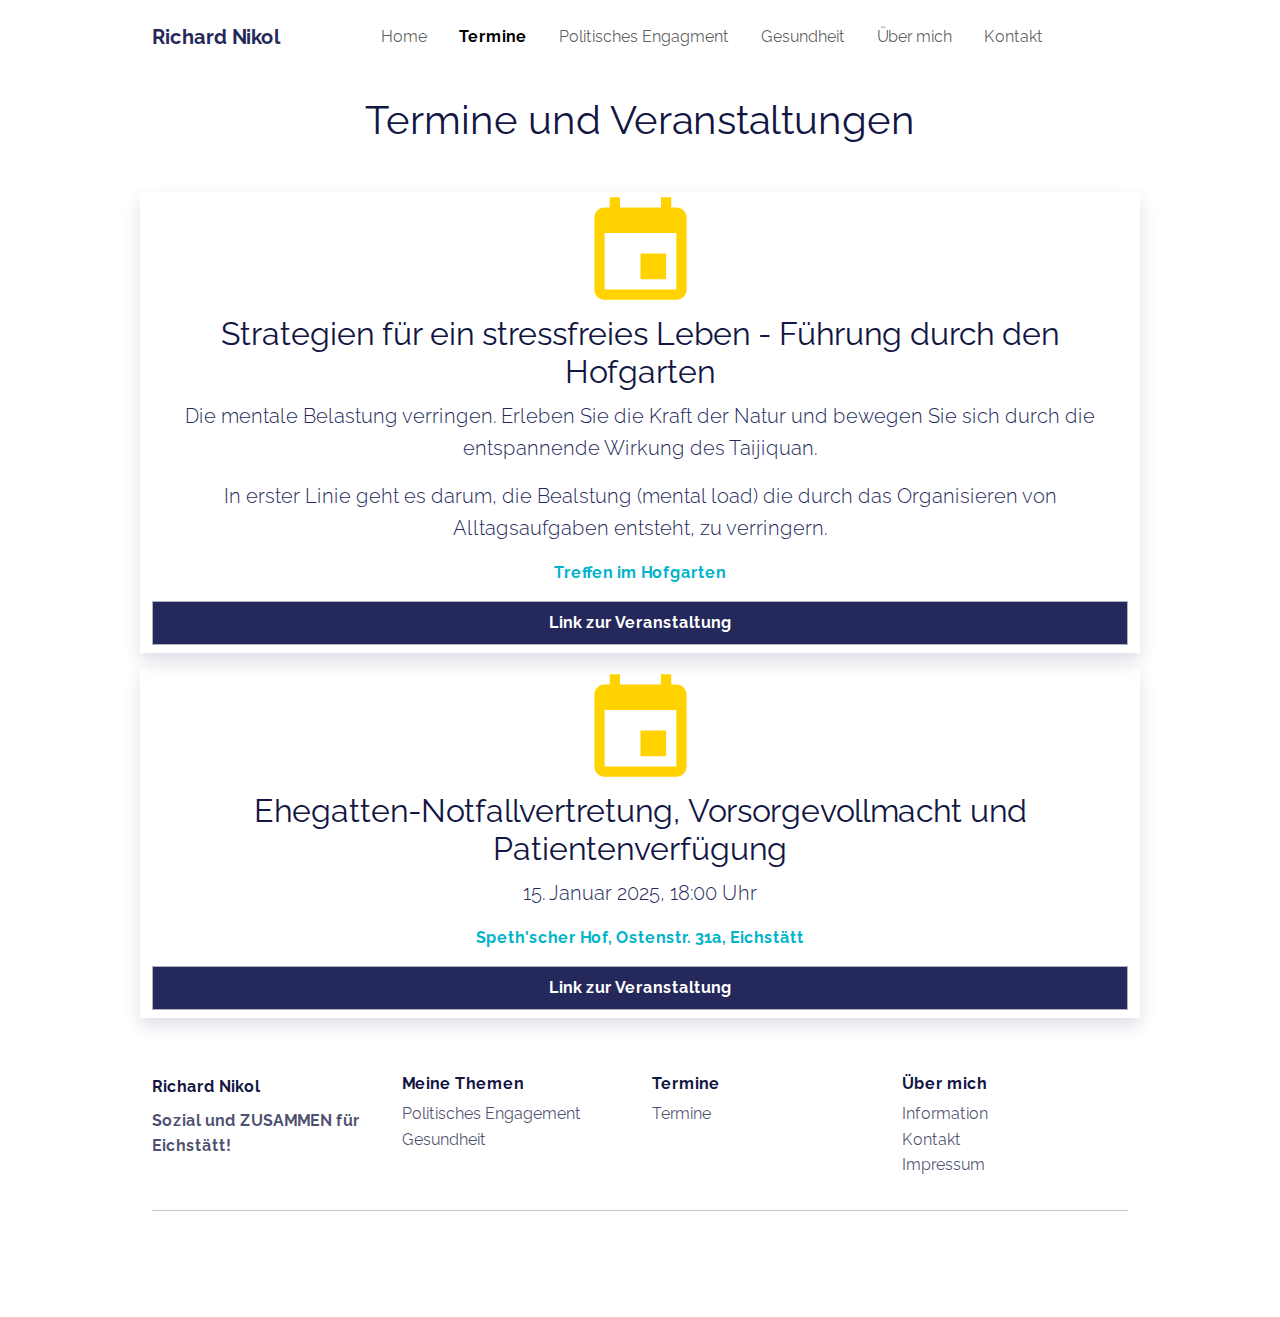
<file: termine.html>
<!DOCTYPE html>
<html data-bs-theme="light" lang="de">

<head>
    <meta charset="utf-8">
    <meta name="viewport" content="width=device-width, initial-scale=1.0, shrink-to-fit=no">
    <title>Termine</title>
    <meta http-equiv="Permissions-Policy" content="geolocation=(), microphone=()">
    <meta http-equiv="X-Frame-Options" content="DENY">
    <meta name="description" content="Aktuelle Termine von Richard Nikol">
    <link rel="stylesheet" href="assets/bootstrap/css/bootstrap.min.css">
    <link rel="stylesheet" href="assets/css/styles.min.css">
</head>

<body>
    <!-- Start: Navbar Centered Links -->
    <nav class="navbar navbar-expand-md fixed-top navbar-shrink py-3" id="mainNav" style="color: var(--bs-primary);">
        <div class="container"><a class="navbar-brand d-flex align-items-center" href="index.html"><span style="color: var(--bs-primary);">Richard Nikol</span></a><button data-bs-toggle="collapse" class="navbar-toggler" data-bs-target="#navcol-1"><span class="visually-hidden">Toggle navigation</span><span class="navbar-toggler-icon"></span></button>
            <div class="collapse navbar-collapse" id="navcol-1">
                <ul class="navbar-nav mx-auto">
                    <li class="nav-item" style="color: var(--bs-primary);"><a class="nav-link" href="/index.html">Home</a></li>
                    <li class="nav-item" style="color: var(--bs-primary);"><a class="nav-link active" href="termine.html">Termine</a></li>
                    <li class="nav-item" style="color: var(--bs-primary);"><a class="nav-link" href="politik.html">Politisches Engagment</a></li>
                    <li class="nav-item" style="color: var(--bs-primary);"><a class="nav-link" href="/gesundheit.html">Gesundheit</a></li>
                    <li class="nav-item" style="color: var(--bs-primary);"><a class="nav-link" href="/uebermich.html">Über mich</a></li>
                    <li class="nav-item" style="color: var(--bs-primary);"><a class="nav-link" href="/kontakt.html">Kontakt</a></li>
                </ul>
            </div>
        </div>
    </nav><!-- End: Navbar Centered Links -->
    <!-- Start: Überschrift -->
    <section class="mt-5 pt-5">
        <h1 class="text-center mb-5">Termine und Veranstaltungen</h1>
    </section><!-- End: Überschrift -->
    <!-- Start: Hofgarten -->
    <section>
        <div class="container shadow mt-3" id="Veranstaltung-n">
            <div class="row">
                <div class="col d-xl-flex justify-content-xl-center align-items-xl-center">
                    <div class="text-center"><svg xmlns="http://www.w3.org/2000/svg" height="1em" viewBox="0 0 24 24" width="1em" fill="currentColor" class="text-secondary" style="font-size: 123px;color: rgb(31,115,200);">
                            <path d="M0 0h24v24H0z" fill="none"></path>
                            <path d="M17 12h-5v5h5v-5zM16 1v2H8V1H6v2H5c-1.11 0-1.99.9-1.99 2L3 19c0 1.1.89 2 2 2h14c1.1 0 2-.9 2-2V5c0-1.1-.9-2-2-2h-1V1h-2zm3 18H5V8h14v11z"></path>
                        </svg>
                        <h2>Strategien für ein stressfreies Leben - Führung durch den Hofgarten</h2>
                        <p class="lead text-primary">Die mentale Belastung verringen. Erleben Sie die Kraft der Natur und bewegen Sie sich durch die entspannende Wirkung des Taijiquan.</p>
                        <p class="lead text-primary">In erster Linie geht es darum, die Bealstung (mental load) die durch das Organisieren von Alltagsaufgaben entsteht, zu verringern.</p>
                        <p class="text-info">Treffen im Hofgarten</p><a class="btn btn-primary border rounded mb-2" role="button" href="#" target="_blank" style="width: 100%;">Link zur Veranstaltung</a>
                    </div>
                </div>
            </div>
        </div>
    </section><!-- End: Hofgarten -->
    <!-- Start: Notfallvertretung -->
    <section>
        <div class="container shadow mt-3" id="Veranstaltung-n-1">
            <div class="row">
                <div class="col d-xl-flex justify-content-xl-center align-items-xl-center">
                    <div class="text-center"><svg xmlns="http://www.w3.org/2000/svg" height="1em" viewBox="0 0 24 24" width="1em" fill="currentColor" class="text-secondary" style="font-size: 123px;color: rgb(31,115,200);">
                            <path d="M0 0h24v24H0z" fill="none"></path>
                            <path d="M17 12h-5v5h5v-5zM16 1v2H8V1H6v2H5c-1.11 0-1.99.9-1.99 2L3 19c0 1.1.89 2 2 2h14c1.1 0 2-.9 2-2V5c0-1.1-.9-2-2-2h-1V1h-2zm3 18H5V8h14v11z"></path>
                        </svg>
                        <h2>Ehegatten-Notfallvertretung, Vorsorgevollmacht und Patientenverfügung</h2>
                        <p class="lead text-primary">15. Januar 2025, 18:00 Uhr</p>
                        <p class="text-info">Speth'scher Hof, Ostenstr. 31a, Eichstätt</p><a class="btn btn-primary border rounded mb-2" role="button" href="#" target="_blank" style="width: 100%;">Link zur Veranstaltung</a>
                    </div>
                </div>
            </div>
        </div>
    </section><!-- End: Notfallvertretung -->
    <!-- Start: Footer Multi Column -->
    <footer class="mt-2">
        <div class="container py-4 py-lg-5">
            <div class="row row-cols-2 row-cols-md-4">
                <!-- Start: Richard -->
                <div class="col-12 col-md-3">
                    <div class="fw-bold d-flex align-items-center mb-2"><span>Richard Nikol</span></div>
                    <p class="text-muted">Sozial und&nbsp;<span class="text-uppercase">Zusammen</span>&nbsp;für Eichstätt!</p>
                </div><!-- End: Richard -->
                <!-- Start: Meine Themen -->
                <div class="col-sm-4 col-md-3 text-lg-start d-flex flex-column">
                    <h3 class="fs-6 fw-bold">Meine Themen</h3>
                    <ul class="list-unstyled">
                        <li><a href="politik.html">Politisches Engagement</a></li>
                        <li><a href="gesundheit.html">Gesundheit</a></li>
                    </ul>
                </div><!-- End: Meine Themen -->
                <!-- Start: Termine -->
                <div class="col-sm-4 col-md-3 text-lg-start d-flex flex-column">
                    <h3 class="fs-6 fw-bold">Termine</h3>
                    <ul class="list-unstyled">
                        <li><a href="termine.html">Termine</a></li>
                    </ul>
                </div><!-- End: Termine -->
                <!-- Start: Kontakt -->
                <div class="col-sm-4 col-md-3 text-lg-start d-flex flex-column">
                    <h3 class="fs-6 fw-bold">Über mich</h3>
                    <ul class="list-unstyled">
                        <li><a href="uebermich.html">Information</a></li>
                        <li><a href="kontakt.html">Kontakt</a></li>
                        <li><a href="impressum.html">Impressum</a></li>
                    </ul>
                </div><!-- End: Kontakt -->
            </div>
            <hr>
            <div class="text-muted d-flex justify-content-between align-items-center pt-3">
                <p class="mb-0">Copyright © 2025 Richard Nikol</p>
            </div>
        </div>
    </footer><!-- End: Footer Multi Column -->
    <script src="assets/bootstrap/js/bootstrap.min.js"></script>
    <script src="assets/js/script.min.js"></script>
</body>

</html>
</file>
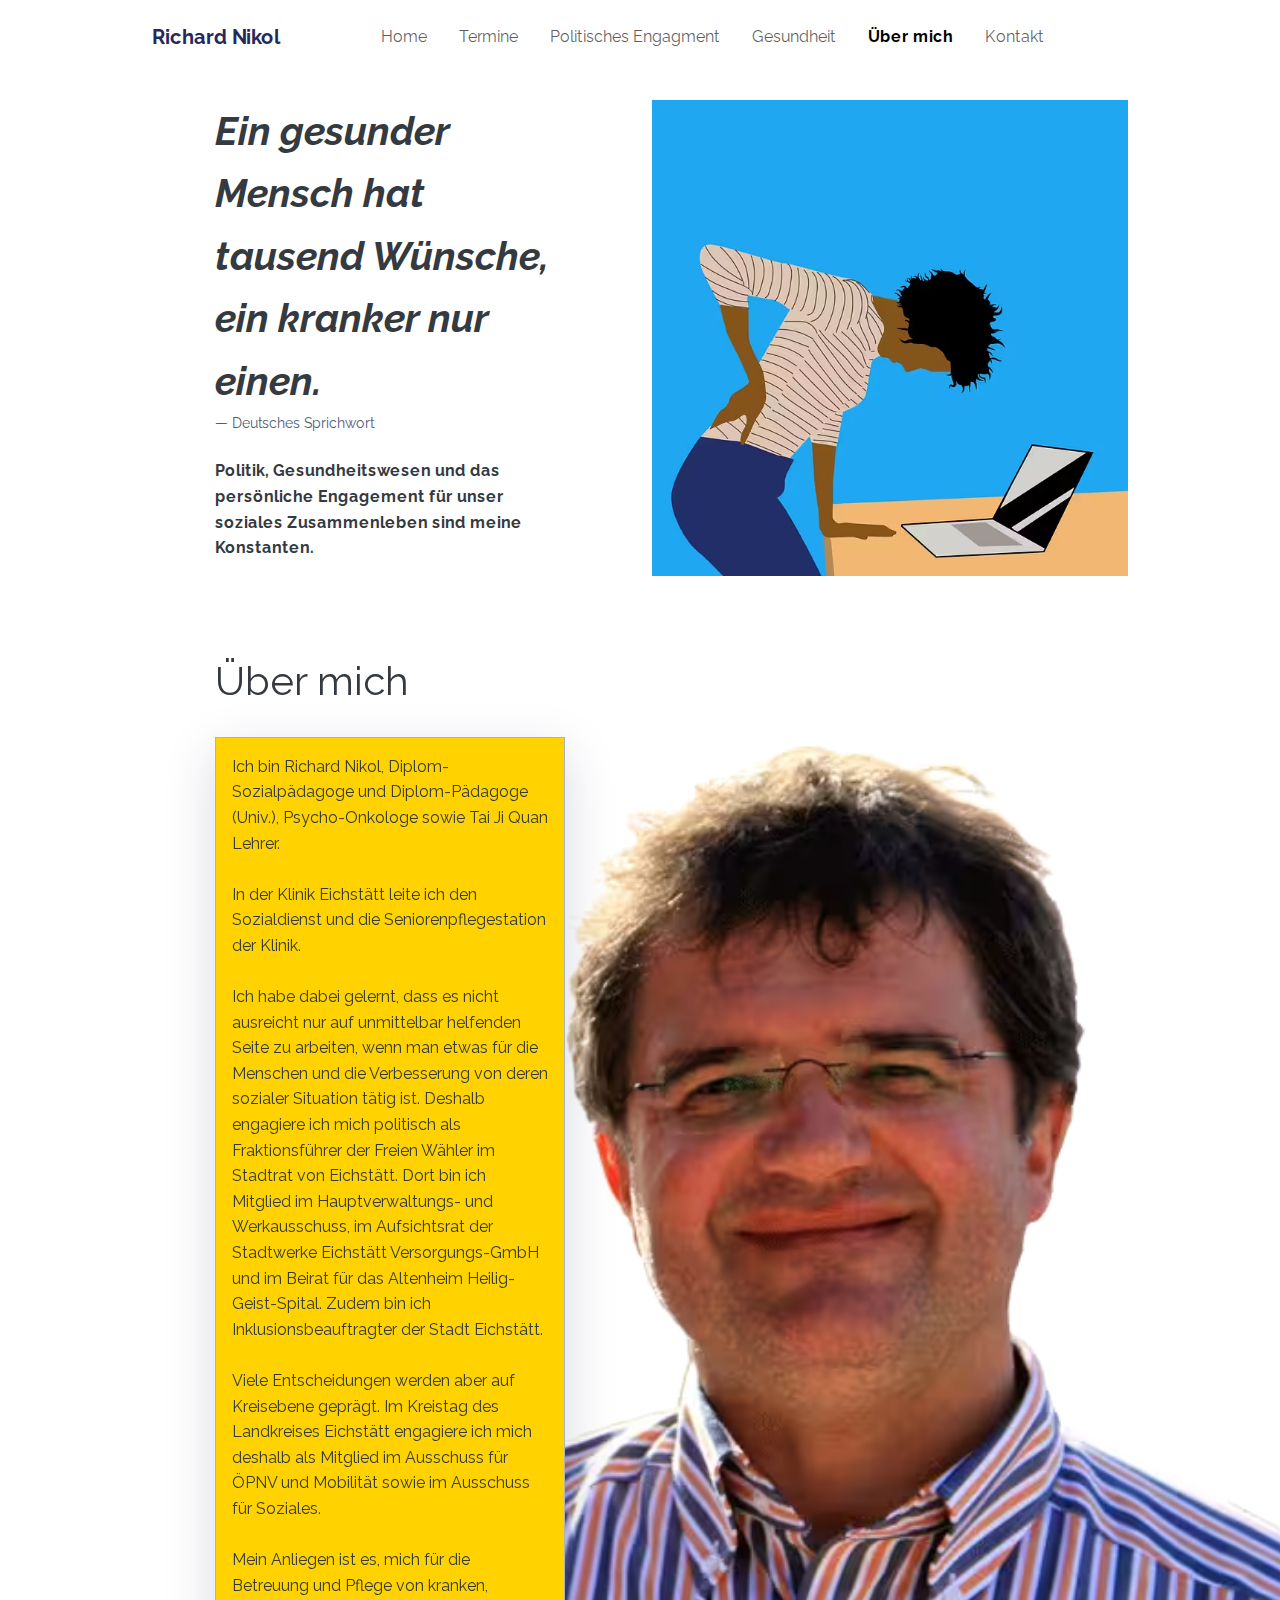
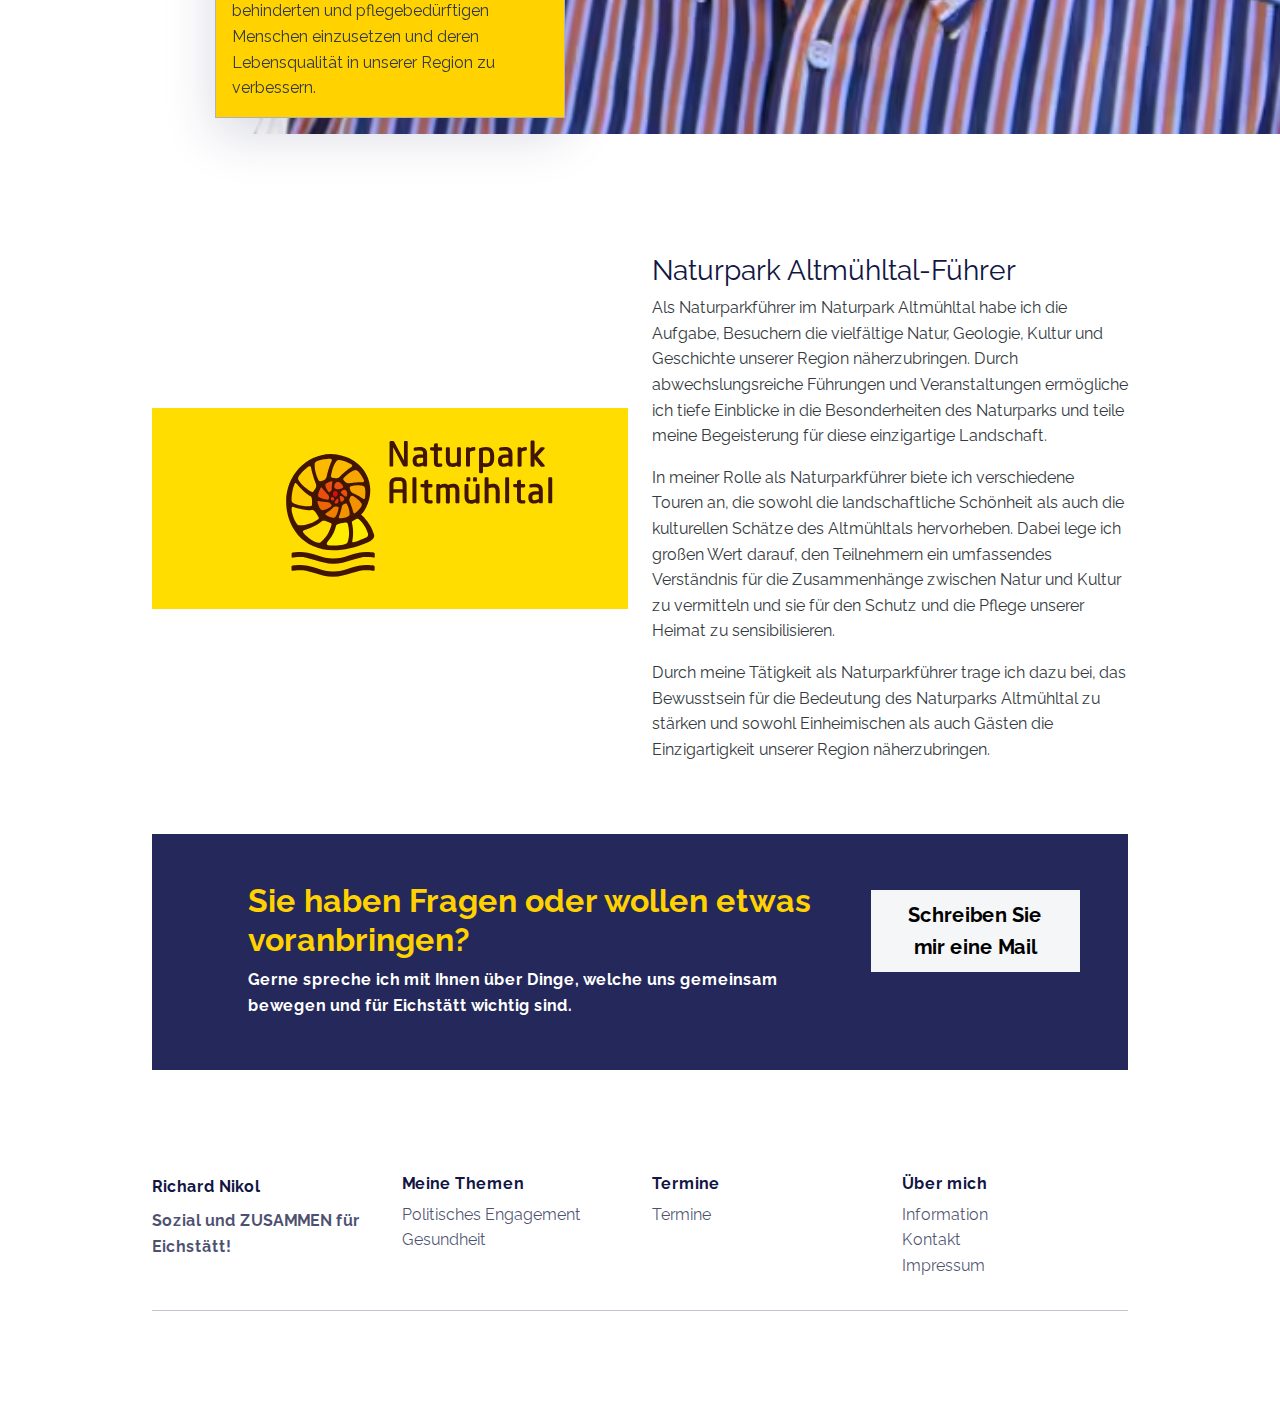
<file: uebermich.html>
<!DOCTYPE html>
<html data-bs-theme="light" lang="de">

<head>
    <meta charset="utf-8">
    <meta name="viewport" content="width=device-width, initial-scale=1.0, shrink-to-fit=no">
    <title>Über mich - Richard Nikol</title>
    <meta http-equiv="Permissions-Policy" content="geolocation=(), microphone=()">
    <meta http-equiv="X-Frame-Options" content="DENY">
    <meta name="description" content="Informationen über Richard Nikol">
    <link rel="stylesheet" href="assets/bootstrap/css/bootstrap.min.css">
    <link rel="stylesheet" href="assets/css/styles.min.css">
    <link rel="stylesheet" href="assets/css/aos.min.min.css">
</head>

<body>
    <!-- Start: Navbar Centered Links -->
    <nav class="navbar navbar-expand-md fixed-top navbar-shrink py-3" id="mainNav" style="color: var(--bs-primary);">
        <div class="container"><a class="navbar-brand d-flex align-items-center" href="index.html"><span style="color: var(--bs-primary);">Richard Nikol</span></a><button data-bs-toggle="collapse" class="navbar-toggler" data-bs-target="#navcol-1"><span class="visually-hidden">Toggle navigation</span><span class="navbar-toggler-icon"></span></button>
            <div class="collapse navbar-collapse" id="navcol-1">
                <ul class="navbar-nav mx-auto">
                    <li class="nav-item" style="color: var(--bs-primary);"><a class="nav-link" href="/index.html">Home</a></li>
                    <li class="nav-item" style="color: var(--bs-primary);"><a class="nav-link" href="termine.html">Termine</a></li>
                    <li class="nav-item" style="color: var(--bs-primary);"><a class="nav-link" href="politik.html">Politisches Engagment</a></li>
                    <li class="nav-item" style="color: var(--bs-primary);"><a class="nav-link" href="/gesundheit.html">Gesundheit</a></li>
                    <li class="nav-item" style="color: var(--bs-primary);"><a class="nav-link active" href="/uebermich.html">Über mich</a></li>
                    <li class="nav-item" style="color: var(--bs-primary);"><a class="nav-link" href="/kontakt.html">Kontakt</a></li>
                </ul>
            </div>
        </div>
    </nav><!-- End: Navbar Centered Links -->
    <!-- Start: Einstieg -->
    <section class="py-1 mt-5">
        <!-- Start: Hero Clean Reverse -->
        <div class="container py-4 py-xl-5">
            <div class="row gy-4 gy-md-0">
                <div class="col-md-6 text-start text-md-start d-flex d-sm-flex d-md-flex justify-content-center align-items-center justify-content-md-start align-items-md-center justify-content-xl-center">
                    <div style="max-width: 350px;">
                        <figure>
                            <blockquote class="blockquote">
                                <p class="text-dark mb-0" style="font-size: 39px;"><em>Ein gesunder Mensch hat tausend Wünsche, ein kranker nur einen.</em></p>
                            </blockquote>
                            <figcaption class="blockquote-footer">Deutsches Sprichwort</figcaption>
                        </figure>
                        <p class="text-dark my-4">Politik, Gesundheitswesen und das persönliche Engagement für unser soziales Zusammenleben sind meine Konstanten.</p>
                    </div>
                </div>
                <div class="col-md-6">
                    <div><img class="rounded img-fluid w-100 fit-cover" alt="Bild von <a href=&quot;https://pixabay.com/de/users/mohamed_hassan-5229782/?utm_source=link-attribution&amp;utm_medium=referral&amp;utm_campaign=image&amp;utm_content=5308969&quot;>Mohamed Hassan</a> auf <a href=&quot;https://pixabay.com/de//?utm_source=link-attribution&amp;utm_medium=referral&amp;utm_campaign=image&amp;utm_content=5308969&quot;>Pixabay</a>" style="min-height: 300px;" src="assets/img/back-pain-7169762_640.avif"></div>
                </div>
            </div>
        </div><!-- End: Hero Clean Reverse -->
    </section><!-- End: Einstieg -->
    <!-- Start: Richard Nikol -->
    <section>
        <!-- Start: Parallax Background -->
        <div data-aos="fade" data-aos-duration="2000" style="height: 100%;background-image: url(&quot;assets/img/Richard-in-Jerusalem-freigestellt.avif&quot;);background-position: center;background-size: cover;">
            <div class="container">
                <div class="row h-100">
                    <div class="col-md-6 text-center text-md-start text-dark d-flex d-sm-flex d-md-flex justify-content-center align-items-center justify-content-md-start align-items-md-center justify-content-xl-center">
                        <div class="text-break" style="max-width: 350px;backdrop-filter: opacity(1);-webkit-backdrop-filter: opacity(1);--bs-body-font-size: 1rem;">
                            <h1 class="lh-lg mt-1">Über mich</h1>
                            <p class="text-break text-dark text-bg-secondary border rounded shadow-lg my-3 py-3 px-3"><span style="font-weight: normal !important;">Ich bin Richard Nikol, Diplom-Sozialpädagoge und Diplom-Pädagoge (Univ.), Psycho-Onkologe sowie Tai Ji Quan Lehrer. </span><br><br><span style="font-weight: normal !important;">In der Klinik Eichstätt leite ich den Sozialdienst und die Seniorenpflegestation der Klinik.</span><br><br><span style="font-weight: normal !important;">Ich habe dabei gelernt, dass es nicht ausreicht nur auf unmittelbar helfenden Seite zu arbeiten, wenn man etwas für die Menschen und die Verbesserung von deren sozialer Situation tätig ist. Deshalb&nbsp; engagiere ich mich politisch als Fraktionsführer der Freien Wähler im Stadtrat von Eichstätt. Dort bin ich Mitglied im Hauptverwaltungs- und Werkausschuss, im Aufsichtsrat der Stadtwerke Eichstätt Versorgungs-GmbH und im Beirat für das Altenheim Heilig-Geist-Spital. Zudem bin ich Inklusionsbeauftragter der Stadt Eichstätt.&nbsp;</span><br><br><span style="font-weight: normal !important;">Viele Entscheidungen werden aber auf Kreisebene geprägt. Im Kreistag des Landkreises Eichstätt engagiere ich mich deshalb als Mitglied im Ausschuss für ÖPNV und Mobilität sowie im Ausschuss für Soziales.</span><br><br><span style="font-weight: normal !important;">Mein Anliegen ist es, mich für die Betreuung und Pflege von kranken, behinderten und pflegebedürftigen Menschen einzusetzen und deren Lebensqualität in unserer Region zu verbessern.</span></p>
                        </div>
                    </div>
                </div>
            </div>
        </div><!-- End: Parallax Background -->
    </section><!-- End: Richard Nikol -->
    <!-- Start: Erklaerung Schmerztherapie -->
    <section class="py-2 mt-5">
        <div class="container mb-0">
            <div class="row mt-5">
                <div class="col-md-6"><img class="img-fluid object-fit-contain d-xl-flex h-100 fit-cover" src="assets/img/logo.svg" alt="Naturpark Altmühltal"></div>
                <div class="col-md-6">
                    <h3 class="mt-3">Naturpark Altmühltal-Führer</h3>
                    <p class="text-dark"><span style="font-weight: normal !important;">Als Naturparkführer im Naturpark Altmühltal habe ich die Aufgabe, Besuchern die vielfältige Natur, Geologie, Kultur und Geschichte unserer Region näherzubringen. Durch abwechslungsreiche Führungen und Veranstaltungen ermögliche ich tiefe Einblicke in die Besonderheiten des Naturparks und teile meine Begeisterung für diese einzigartige Landschaft.</span></p>
                    <p class="text-dark"><span style="font-weight: normal !important;">In meiner Rolle als Naturparkführer biete ich verschiedene Touren an, die sowohl die landschaftliche Schönheit als auch die kulturellen Schätze des Altmühltals hervorheben. Dabei lege ich großen Wert darauf, den Teilnehmern ein umfassendes Verständnis für die Zusammenhänge zwischen Natur und Kultur zu vermitteln und sie für den Schutz und die Pflege unserer Heimat zu sensibilisieren.</span></p>
                    <p class="text-dark"><span style="font-weight: normal !important;">Durch meine Tätigkeit als Naturparkführer trage ich dazu bei, das Bewusstsein für die Bedeutung des Naturparks Altmühltal zu stärken und sowohl Einheimischen als auch Gästen die Einzigartigkeit unserer Region näherzubringen.</span></p>
                </div>
            </div>
        </div>
    </section><!-- End: Erklaerung Schmerztherapie -->
    <!-- Start: Contact Us Banner -->
    <section class="py-5 py-xl-5">
        <div class="container">
            <div class="text-white bg-primary border rounded border-0 border-primary d-flex flex-column justify-content-between flex-lg-row p-4 p-md-5">
                <div class="pb-2 pb-lg-1 px-5">
                    <h2 class="fw-bold text-secondary mb-2">Sie haben Fragen oder wollen etwas voranbringen?</h2>
                    <p class="mb-0">Gerne spreche ich mit Ihnen über Dinge, welche uns gemeinsam bewegen und für Eichstätt wichtig sind.</p>
                </div>
                <div class="my-2"><a class="btn btn-light fs-5 py-2 px-4" role="button" href="kontakt.html">Schreiben Sie mir eine Mail</a></div>
            </div>
        </div>
    </section><!-- End: Contact Us Banner -->
    <!-- Start: Footer Multi Column -->
    <footer class="mt-2">
        <div class="container py-4 py-lg-5">
            <div class="row row-cols-2 row-cols-md-4">
                <!-- Start: Richard -->
                <div class="col-12 col-md-3">
                    <div class="fw-bold d-flex align-items-center mb-2"><span>Richard Nikol</span></div>
                    <p class="text-muted">Sozial und&nbsp;<span class="text-uppercase">Zusammen</span>&nbsp;für Eichstätt!</p>
                </div><!-- End: Richard -->
                <!-- Start: Meine Themen -->
                <div class="col-sm-4 col-md-3 text-lg-start d-flex flex-column">
                    <h3 class="fs-6 fw-bold">Meine Themen</h3>
                    <ul class="list-unstyled">
                        <li><a href="politik.html">Politisches Engagement</a></li>
                        <li><a href="gesundheit.html">Gesundheit</a></li>
                    </ul>
                </div><!-- End: Meine Themen -->
                <!-- Start: Termine -->
                <div class="col-sm-4 col-md-3 text-lg-start d-flex flex-column">
                    <h3 class="fs-6 fw-bold">Termine</h3>
                    <ul class="list-unstyled">
                        <li><a href="termine.html">Termine</a></li>
                    </ul>
                </div><!-- End: Termine -->
                <!-- Start: Kontakt -->
                <div class="col-sm-4 col-md-3 text-lg-start d-flex flex-column">
                    <h3 class="fs-6 fw-bold">Über mich</h3>
                    <ul class="list-unstyled">
                        <li><a href="uebermich.html">Information</a></li>
                        <li><a href="kontakt.html">Kontakt</a></li>
                        <li><a href="impressum.html">Impressum</a></li>
                    </ul>
                </div><!-- End: Kontakt -->
            </div>
            <hr>
            <div class="text-muted d-flex justify-content-between align-items-center pt-3">
                <p class="mb-0">Copyright © 2025 Richard Nikol</p>
            </div>
        </div>
    </footer><!-- End: Footer Multi Column -->
    <script src="assets/bootstrap/js/bootstrap.min.js"></script>
    <script src="assets/js/script.min.js"></script>
    <script src="assets/js/aos.min.min.js"></script>
</body>

</html>
</file>
<file: assets/css/styles.min.css>
@font-face{font-family:Raleway;src:url(../../assets/fonts/Raleway-dde0a5f33948c7e0adf4a3040e0b81d0.woff2) format('woff2');font-weight:300;font-style:italic;font-display:swap;unicode-range:U+0460-052F,U+1C80-1C8A,U+20B4,U+2DE0-2DFF,U+A640-A69F,U+FE2E-FE2F}@font-face{font-family:Raleway;src:url(../../assets/fonts/Raleway-ef80d2eb6aab5f64980be28a55bb08e4.woff2) format('woff2');font-weight:300;font-style:italic;font-display:swap;unicode-range:U+0301,U+0400-045F,U+0490-0491,U+04B0-04B1,U+2116}@font-face{font-family:Raleway;src:url(../../assets/fonts/Raleway-5e57b7ddef191a06a9b93fe8c28ac018.woff2) format('woff2');font-weight:300;font-style:italic;font-display:swap;unicode-range:U+0102-0103,U+0110-0111,U+0128-0129,U+0168-0169,U+01A0-01A1,U+01AF-01B0,U+0300-0301,U+0303-0304,U+0308-0309,U+0323,U+0329,U+1EA0-1EF9,U+20AB}@font-face{font-family:Raleway;src:url(../../assets/fonts/Raleway-e8150294564d46f778cd57ee76a365aa.woff2) format('woff2');font-weight:300;font-style:italic;font-display:swap;unicode-range:U+0100-02BA,U+02BD-02C5,U+02C7-02CC,U+02CE-02D7,U+02DD-02FF,U+0304,U+0308,U+0329,U+1D00-1DBF,U+1E00-1E9F,U+1EF2-1EFF,U+2020,U+20A0-20AB,U+20AD-20C0,U+2113,U+2C60-2C7F,U+A720-A7FF}@font-face{font-family:Raleway;src:url(../../assets/fonts/Raleway-b8650170de39881807ede1fb56bf8672.woff2) format('woff2');font-weight:300;font-style:italic;font-display:swap;unicode-range:U+0000-00FF,U+0131,U+0152-0153,U+02BB-02BC,U+02C6,U+02DA,U+02DC,U+0304,U+0308,U+0329,U+2000-206F,U+20AC,U+2122,U+2191,U+2193,U+2212,U+2215,U+FEFF,U+FFFD}@font-face{font-family:Raleway;src:url(../../assets/fonts/Raleway-dde0a5f33948c7e0adf4a3040e0b81d0.woff2) format('woff2');font-weight:400;font-style:italic;font-display:swap;unicode-range:U+0460-052F,U+1C80-1C8A,U+20B4,U+2DE0-2DFF,U+A640-A69F,U+FE2E-FE2F}@font-face{font-family:Raleway;src:url(../../assets/fonts/Raleway-ef80d2eb6aab5f64980be28a55bb08e4.woff2) format('woff2');font-weight:400;font-style:italic;font-display:swap;unicode-range:U+0301,U+0400-045F,U+0490-0491,U+04B0-04B1,U+2116}@font-face{font-family:Raleway;src:url(../../assets/fonts/Raleway-5e57b7ddef191a06a9b93fe8c28ac018.woff2) format('woff2');font-weight:400;font-style:italic;font-display:swap;unicode-range:U+0102-0103,U+0110-0111,U+0128-0129,U+0168-0169,U+01A0-01A1,U+01AF-01B0,U+0300-0301,U+0303-0304,U+0308-0309,U+0323,U+0329,U+1EA0-1EF9,U+20AB}@font-face{font-family:Raleway;src:url(../../assets/fonts/Raleway-e8150294564d46f778cd57ee76a365aa.woff2) format('woff2');font-weight:400;font-style:italic;font-display:swap;unicode-range:U+0100-02BA,U+02BD-02C5,U+02C7-02CC,U+02CE-02D7,U+02DD-02FF,U+0304,U+0308,U+0329,U+1D00-1DBF,U+1E00-1E9F,U+1EF2-1EFF,U+2020,U+20A0-20AB,U+20AD-20C0,U+2113,U+2C60-2C7F,U+A720-A7FF}@font-face{font-family:Raleway;src:url(../../assets/fonts/Raleway-b8650170de39881807ede1fb56bf8672.woff2) format('woff2');font-weight:400;font-style:italic;font-display:swap;unicode-range:U+0000-00FF,U+0131,U+0152-0153,U+02BB-02BC,U+02C6,U+02DA,U+02DC,U+0304,U+0308,U+0329,U+2000-206F,U+20AC,U+2122,U+2191,U+2193,U+2212,U+2215,U+FEFF,U+FFFD}@font-face{font-family:Raleway;src:url(../../assets/fonts/Raleway-dde0a5f33948c7e0adf4a3040e0b81d0.woff2) format('woff2');font-weight:600;font-style:italic;font-display:swap;unicode-range:U+0460-052F,U+1C80-1C8A,U+20B4,U+2DE0-2DFF,U+A640-A69F,U+FE2E-FE2F}@font-face{font-family:Raleway;src:url(../../assets/fonts/Raleway-ef80d2eb6aab5f64980be28a55bb08e4.woff2) format('woff2');font-weight:600;font-style:italic;font-display:swap;unicode-range:U+0301,U+0400-045F,U+0490-0491,U+04B0-04B1,U+2116}@font-face{font-family:Raleway;src:url(../../assets/fonts/Raleway-5e57b7ddef191a06a9b93fe8c28ac018.woff2) format('woff2');font-weight:600;font-style:italic;font-display:swap;unicode-range:U+0102-0103,U+0110-0111,U+0128-0129,U+0168-0169,U+01A0-01A1,U+01AF-01B0,U+0300-0301,U+0303-0304,U+0308-0309,U+0323,U+0329,U+1EA0-1EF9,U+20AB}@font-face{font-family:Raleway;src:url(../../assets/fonts/Raleway-e8150294564d46f778cd57ee76a365aa.woff2) format('woff2');font-weight:600;font-style:italic;font-display:swap;unicode-range:U+0100-02BA,U+02BD-02C5,U+02C7-02CC,U+02CE-02D7,U+02DD-02FF,U+0304,U+0308,U+0329,U+1D00-1DBF,U+1E00-1E9F,U+1EF2-1EFF,U+2020,U+20A0-20AB,U+20AD-20C0,U+2113,U+2C60-2C7F,U+A720-A7FF}@font-face{font-family:Raleway;src:url(../../assets/fonts/Raleway-b8650170de39881807ede1fb56bf8672.woff2) format('woff2');font-weight:600;font-style:italic;font-display:swap;unicode-range:U+0000-00FF,U+0131,U+0152-0153,U+02BB-02BC,U+02C6,U+02DA,U+02DC,U+0304,U+0308,U+0329,U+2000-206F,U+20AC,U+2122,U+2191,U+2193,U+2212,U+2215,U+FEFF,U+FFFD}@font-face{font-family:Raleway;src:url(../../assets/fonts/Raleway-dde0a5f33948c7e0adf4a3040e0b81d0.woff2) format('woff2');font-weight:700;font-style:italic;font-display:swap;unicode-range:U+0460-052F,U+1C80-1C8A,U+20B4,U+2DE0-2DFF,U+A640-A69F,U+FE2E-FE2F}@font-face{font-family:Raleway;src:url(../../assets/fonts/Raleway-ef80d2eb6aab5f64980be28a55bb08e4.woff2) format('woff2');font-weight:700;font-style:italic;font-display:swap;unicode-range:U+0301,U+0400-045F,U+0490-0491,U+04B0-04B1,U+2116}@font-face{font-family:Raleway;src:url(../../assets/fonts/Raleway-5e57b7ddef191a06a9b93fe8c28ac018.woff2) format('woff2');font-weight:700;font-style:italic;font-display:swap;unicode-range:U+0102-0103,U+0110-0111,U+0128-0129,U+0168-0169,U+01A0-01A1,U+01AF-01B0,U+0300-0301,U+0303-0304,U+0308-0309,U+0323,U+0329,U+1EA0-1EF9,U+20AB}@font-face{font-family:Raleway;src:url(../../assets/fonts/Raleway-e8150294564d46f778cd57ee76a365aa.woff2) format('woff2');font-weight:700;font-style:italic;font-display:swap;unicode-range:U+0100-02BA,U+02BD-02C5,U+02C7-02CC,U+02CE-02D7,U+02DD-02FF,U+0304,U+0308,U+0329,U+1D00-1DBF,U+1E00-1E9F,U+1EF2-1EFF,U+2020,U+20A0-20AB,U+20AD-20C0,U+2113,U+2C60-2C7F,U+A720-A7FF}@font-face{font-family:Raleway;src:url(../../assets/fonts/Raleway-b8650170de39881807ede1fb56bf8672.woff2) format('woff2');font-weight:700;font-style:italic;font-display:swap;unicode-range:U+0000-00FF,U+0131,U+0152-0153,U+02BB-02BC,U+02C6,U+02DA,U+02DC,U+0304,U+0308,U+0329,U+2000-206F,U+20AC,U+2122,U+2191,U+2193,U+2212,U+2215,U+FEFF,U+FFFD}@font-face{font-family:Raleway;src:url(../../assets/fonts/Raleway-dde0a5f33948c7e0adf4a3040e0b81d0.woff2) format('woff2');font-weight:800;font-style:italic;font-display:swap;unicode-range:U+0460-052F,U+1C80-1C8A,U+20B4,U+2DE0-2DFF,U+A640-A69F,U+FE2E-FE2F}@font-face{font-family:Raleway;src:url(../../assets/fonts/Raleway-ef80d2eb6aab5f64980be28a55bb08e4.woff2) format('woff2');font-weight:800;font-style:italic;font-display:swap;unicode-range:U+0301,U+0400-045F,U+0490-0491,U+04B0-04B1,U+2116}@font-face{font-family:Raleway;src:url(../../assets/fonts/Raleway-5e57b7ddef191a06a9b93fe8c28ac018.woff2) format('woff2');font-weight:800;font-style:italic;font-display:swap;unicode-range:U+0102-0103,U+0110-0111,U+0128-0129,U+0168-0169,U+01A0-01A1,U+01AF-01B0,U+0300-0301,U+0303-0304,U+0308-0309,U+0323,U+0329,U+1EA0-1EF9,U+20AB}@font-face{font-family:Raleway;src:url(../../assets/fonts/Raleway-e8150294564d46f778cd57ee76a365aa.woff2) format('woff2');font-weight:800;font-style:italic;font-display:swap;unicode-range:U+0100-02BA,U+02BD-02C5,U+02C7-02CC,U+02CE-02D7,U+02DD-02FF,U+0304,U+0308,U+0329,U+1D00-1DBF,U+1E00-1E9F,U+1EF2-1EFF,U+2020,U+20A0-20AB,U+20AD-20C0,U+2113,U+2C60-2C7F,U+A720-A7FF}@font-face{font-family:Raleway;src:url(../../assets/fonts/Raleway-b8650170de39881807ede1fb56bf8672.woff2) format('woff2');font-weight:800;font-style:italic;font-display:swap;unicode-range:U+0000-00FF,U+0131,U+0152-0153,U+02BB-02BC,U+02C6,U+02DA,U+02DC,U+0304,U+0308,U+0329,U+2000-206F,U+20AC,U+2122,U+2191,U+2193,U+2212,U+2215,U+FEFF,U+FFFD}@font-face{font-family:Raleway;src:url(../../assets/fonts/Raleway-e1b386b0df4b2f63e7fe1a8c29d7875a.woff2) format('woff2');font-weight:300;font-style:normal;font-display:swap;unicode-range:U+0460-052F,U+1C80-1C8A,U+20B4,U+2DE0-2DFF,U+A640-A69F,U+FE2E-FE2F}@font-face{font-family:Raleway;src:url(../../assets/fonts/Raleway-b7095f60fc503a0e3b3f117d4d7be061.woff2) format('woff2');font-weight:300;font-style:normal;font-display:swap;unicode-range:U+0301,U+0400-045F,U+0490-0491,U+04B0-04B1,U+2116}@font-face{font-family:Raleway;src:url(../../assets/fonts/Raleway-6a03db82ffd57759923da749706a2d9c.woff2) format('woff2');font-weight:300;font-style:normal;font-display:swap;unicode-range:U+0102-0103,U+0110-0111,U+0128-0129,U+0168-0169,U+01A0-01A1,U+01AF-01B0,U+0300-0301,U+0303-0304,U+0308-0309,U+0323,U+0329,U+1EA0-1EF9,U+20AB}@font-face{font-family:Raleway;src:url(../../assets/fonts/Raleway-55b658d43b173b0763691ea482495140.woff2) format('woff2');font-weight:300;font-style:normal;font-display:swap;unicode-range:U+0100-02BA,U+02BD-02C5,U+02C7-02CC,U+02CE-02D7,U+02DD-02FF,U+0304,U+0308,U+0329,U+1D00-1DBF,U+1E00-1E9F,U+1EF2-1EFF,U+2020,U+20A0-20AB,U+20AD-20C0,U+2113,U+2C60-2C7F,U+A720-A7FF}@font-face{font-family:Raleway;src:url(../../assets/fonts/Raleway-32bb5bab870591e1fd7db7beca9b982f.woff2) format('woff2');font-weight:300;font-style:normal;font-display:swap;unicode-range:U+0000-00FF,U+0131,U+0152-0153,U+02BB-02BC,U+02C6,U+02DA,U+02DC,U+0304,U+0308,U+0329,U+2000-206F,U+20AC,U+2122,U+2191,U+2193,U+2212,U+2215,U+FEFF,U+FFFD}@font-face{font-family:Raleway;src:url(../../assets/fonts/Raleway-e1b386b0df4b2f63e7fe1a8c29d7875a.woff2) format('woff2');font-weight:400;font-style:normal;font-display:swap;unicode-range:U+0460-052F,U+1C80-1C8A,U+20B4,U+2DE0-2DFF,U+A640-A69F,U+FE2E-FE2F}@font-face{font-family:Raleway;src:url(../../assets/fonts/Raleway-b7095f60fc503a0e3b3f117d4d7be061.woff2) format('woff2');font-weight:400;font-style:normal;font-display:swap;unicode-range:U+0301,U+0400-045F,U+0490-0491,U+04B0-04B1,U+2116}@font-face{font-family:Raleway;src:url(../../assets/fonts/Raleway-6a03db82ffd57759923da749706a2d9c.woff2) format('woff2');font-weight:400;font-style:normal;font-display:swap;unicode-range:U+0102-0103,U+0110-0111,U+0128-0129,U+0168-0169,U+01A0-01A1,U+01AF-01B0,U+0300-0301,U+0303-0304,U+0308-0309,U+0323,U+0329,U+1EA0-1EF9,U+20AB}@font-face{font-family:Raleway;src:url(../../assets/fonts/Raleway-55b658d43b173b0763691ea482495140.woff2) format('woff2');font-weight:400;font-style:normal;font-display:swap;unicode-range:U+0100-02BA,U+02BD-02C5,U+02C7-02CC,U+02CE-02D7,U+02DD-02FF,U+0304,U+0308,U+0329,U+1D00-1DBF,U+1E00-1E9F,U+1EF2-1EFF,U+2020,U+20A0-20AB,U+20AD-20C0,U+2113,U+2C60-2C7F,U+A720-A7FF}@font-face{font-family:Raleway;src:url(../../assets/fonts/Raleway-32bb5bab870591e1fd7db7beca9b982f.woff2) format('woff2');font-weight:400;font-style:normal;font-display:swap;unicode-range:U+0000-00FF,U+0131,U+0152-0153,U+02BB-02BC,U+02C6,U+02DA,U+02DC,U+0304,U+0308,U+0329,U+2000-206F,U+20AC,U+2122,U+2191,U+2193,U+2212,U+2215,U+FEFF,U+FFFD}@font-face{font-family:Raleway;src:url(../../assets/fonts/Raleway-e1b386b0df4b2f63e7fe1a8c29d7875a.woff2) format('woff2');font-weight:600;font-style:normal;font-display:swap;unicode-range:U+0460-052F,U+1C80-1C8A,U+20B4,U+2DE0-2DFF,U+A640-A69F,U+FE2E-FE2F}@font-face{font-family:Raleway;src:url(../../assets/fonts/Raleway-b7095f60fc503a0e3b3f117d4d7be061.woff2) format('woff2');font-weight:600;font-style:normal;font-display:swap;unicode-range:U+0301,U+0400-045F,U+0490-0491,U+04B0-04B1,U+2116}@font-face{font-family:Raleway;src:url(../../assets/fonts/Raleway-6a03db82ffd57759923da749706a2d9c.woff2) format('woff2');font-weight:600;font-style:normal;font-display:swap;unicode-range:U+0102-0103,U+0110-0111,U+0128-0129,U+0168-0169,U+01A0-01A1,U+01AF-01B0,U+0300-0301,U+0303-0304,U+0308-0309,U+0323,U+0329,U+1EA0-1EF9,U+20AB}@font-face{font-family:Raleway;src:url(../../assets/fonts/Raleway-55b658d43b173b0763691ea482495140.woff2) format('woff2');font-weight:600;font-style:normal;font-display:swap;unicode-range:U+0100-02BA,U+02BD-02C5,U+02C7-02CC,U+02CE-02D7,U+02DD-02FF,U+0304,U+0308,U+0329,U+1D00-1DBF,U+1E00-1E9F,U+1EF2-1EFF,U+2020,U+20A0-20AB,U+20AD-20C0,U+2113,U+2C60-2C7F,U+A720-A7FF}@font-face{font-family:Raleway;src:url(../../assets/fonts/Raleway-32bb5bab870591e1fd7db7beca9b982f.woff2) format('woff2');font-weight:600;font-style:normal;font-display:swap;unicode-range:U+0000-00FF,U+0131,U+0152-0153,U+02BB-02BC,U+02C6,U+02DA,U+02DC,U+0304,U+0308,U+0329,U+2000-206F,U+20AC,U+2122,U+2191,U+2193,U+2212,U+2215,U+FEFF,U+FFFD}@font-face{font-family:Raleway;src:url(../../assets/fonts/Raleway-e1b386b0df4b2f63e7fe1a8c29d7875a.woff2) format('woff2');font-weight:700;font-style:normal;font-display:swap;unicode-range:U+0460-052F,U+1C80-1C8A,U+20B4,U+2DE0-2DFF,U+A640-A69F,U+FE2E-FE2F}@font-face{font-family:Raleway;src:url(../../assets/fonts/Raleway-b7095f60fc503a0e3b3f117d4d7be061.woff2) format('woff2');font-weight:700;font-style:normal;font-display:swap;unicode-range:U+0301,U+0400-045F,U+0490-0491,U+04B0-04B1,U+2116}@font-face{font-family:Raleway;src:url(../../assets/fonts/Raleway-6a03db82ffd57759923da749706a2d9c.woff2) format('woff2');font-weight:700;font-style:normal;font-display:swap;unicode-range:U+0102-0103,U+0110-0111,U+0128-0129,U+0168-0169,U+01A0-01A1,U+01AF-01B0,U+0300-0301,U+0303-0304,U+0308-0309,U+0323,U+0329,U+1EA0-1EF9,U+20AB}@font-face{font-family:Raleway;src:url(../../assets/fonts/Raleway-55b658d43b173b0763691ea482495140.woff2) format('woff2');font-weight:700;font-style:normal;font-display:swap;unicode-range:U+0100-02BA,U+02BD-02C5,U+02C7-02CC,U+02CE-02D7,U+02DD-02FF,U+0304,U+0308,U+0329,U+1D00-1DBF,U+1E00-1E9F,U+1EF2-1EFF,U+2020,U+20A0-20AB,U+20AD-20C0,U+2113,U+2C60-2C7F,U+A720-A7FF}@font-face{font-family:Raleway;src:url(../../assets/fonts/Raleway-32bb5bab870591e1fd7db7beca9b982f.woff2) format('woff2');font-weight:700;font-style:normal;font-display:swap;unicode-range:U+0000-00FF,U+0131,U+0152-0153,U+02BB-02BC,U+02C6,U+02DA,U+02DC,U+0304,U+0308,U+0329,U+2000-206F,U+20AC,U+2122,U+2191,U+2193,U+2212,U+2215,U+FEFF,U+FFFD}@font-face{font-family:Raleway;src:url(../../assets/fonts/Raleway-e1b386b0df4b2f63e7fe1a8c29d7875a.woff2) format('woff2');font-weight:800;font-style:normal;font-display:swap;unicode-range:U+0460-052F,U+1C80-1C8A,U+20B4,U+2DE0-2DFF,U+A640-A69F,U+FE2E-FE2F}@font-face{font-family:Raleway;src:url(../../assets/fonts/Raleway-b7095f60fc503a0e3b3f117d4d7be061.woff2) format('woff2');font-weight:800;font-style:normal;font-display:swap;unicode-range:U+0301,U+0400-045F,U+0490-0491,U+04B0-04B1,U+2116}@font-face{font-family:Raleway;src:url(../../assets/fonts/Raleway-6a03db82ffd57759923da749706a2d9c.woff2) format('woff2');font-weight:800;font-style:normal;font-display:swap;unicode-range:U+0102-0103,U+0110-0111,U+0128-0129,U+0168-0169,U+01A0-01A1,U+01AF-01B0,U+0300-0301,U+0303-0304,U+0308-0309,U+0323,U+0329,U+1EA0-1EF9,U+20AB}@font-face{font-family:Raleway;src:url(../../assets/fonts/Raleway-55b658d43b173b0763691ea482495140.woff2) format('woff2');font-weight:800;font-style:normal;font-display:swap;unicode-range:U+0100-02BA,U+02BD-02C5,U+02C7-02CC,U+02CE-02D7,U+02DD-02FF,U+0304,U+0308,U+0329,U+1D00-1DBF,U+1E00-1E9F,U+1EF2-1EFF,U+2020,U+20A0-20AB,U+20AD-20C0,U+2113,U+2C60-2C7F,U+A720-A7FF}@font-face{font-family:Raleway;src:url(../../assets/fonts/Raleway-32bb5bab870591e1fd7db7beca9b982f.woff2) format('woff2');font-weight:800;font-style:normal;font-display:swap;unicode-range:U+0000-00FF,U+0131,U+0152-0153,U+02BB-02BC,U+02C6,U+02DA,U+02DC,U+0304,U+0308,U+0329,U+2000-206F,U+20AC,U+2122,U+2191,U+2193,U+2212,U+2215,U+FEFF,U+FFFD}.event-schedule-area-two .section-title .title-text h2{margin:0 0 15px}.event-schedule-area-two ul.custom-tab{-webkit-box-pack:center;-ms-flex-pack:center;justify-content:center;border-bottom:1px solid #dee2e6;margin-bottom:30px}.event-schedule-area-two ul.custom-tab li{margin-right:70px;position:relative}.event-schedule-area-two ul.custom-tab li a{color:#252525;font-size:25px;line-height:25px;font-weight:600;text-transform:capitalize;padding:35px 0;position:relative}.event-list>li>img,.event-schedule-area-two ul.custom-tab li a:hover:before{width:100%}.event-schedule-area-two ul.custom-tab li a:before{position:absolute;left:0;bottom:0;content:"";background:#4125dd;width:0;height:2px;-webkit-transition:.4s;-o-transition:.4s;transition:.4s}.event-schedule-area-two .tab-content .table tbody tr td .event-wrap .organizers a:hover,.event-schedule-area-two .tab-content .table tbody tr td .event-wrap h3 a:hover,.event-schedule-area-two ul.custom-tab li a.active{color:#4125dd}.event-schedule-area-two .primary-btn{margin-top:40px}.event-schedule-area-two .tab-content .table{-webkit-box-shadow:0 1px 30px rgba(0,0,0,.1);box-shadow:0 1px 30px rgba(0,0,0,.1);margin-bottom:0}.event-schedule-area-two .tab-content .table thead{background-color:#007bff;color:#fff;font-size:20px}.event-schedule-area-two .tab-content .table thead tr th{padding:20px;border:0}.event-schedule-area-two .tab-content .table tbody{background:#fff}.event-schedule-area-two .tab-content .table tbody tr.inner-box{border-bottom:1px solid #dee2e6}.event-schedule-area-two .tab-content .table tbody tr th{border:0;padding:30px 20px;vertical-align:middle}.event-schedule-area-two .tab-content .table tbody tr th .event-date{color:#252525;text-align:center}.event-schedule-area-two .tab-content .table tbody tr th .event-date span{font-size:50px;line-height:50px;font-weight:400}.event-schedule-area-two .tab-content .table tbody tr td{padding:30px 20px;vertical-align:middle}.event-schedule-area-two .tab-content .table tbody tr td .event-wrap .time span,.event-schedule-area-two .tab-content .table tbody tr td .r-no span{color:#252525}.event-schedule-area-two .tab-content .table tbody tr td .event-wrap h3 a{font-size:20px;line-height:20px;color:#cf057c;-webkit-transition:.4s;-o-transition:.4s;transition:.4s}.event-schedule-area-two .tab-content .table tbody tr td .event-wrap .categories,.event-schedule-area-two .tab-content .table tbody tr td .event-wrap .organizers{display:-webkit-inline-box;display:-ms-inline-flexbox;display:inline-flex;margin:10px 0}.event-schedule-area-two .tab-content .table tbody tr td .event-wrap .categories a{color:#252525;font-size:16px;margin-left:10px;-webkit-transition:.4s;-o-transition:.4s;transition:.4s}.event-schedule-area-two .tab-content .table tbody tr td .event-wrap .categories a:before{content:"\f07b";font-family:fontawesome;padding-right:5px}.event-schedule-area-two .tab-content .table tbody tr td .event-wrap .organizers a{color:#4125dd;font-size:16px;-webkit-transition:.4s;-o-transition:.4s;transition:.4s}.event-schedule-area-two .tab-content .table tbody tr td .event-wrap .organizers a:before{content:"\f007";font-family:fontawesome;padding-right:5px}.event-schedule-area-two .tab-content .table tbody tr td .primary-btn{margin-top:0;text-align:center}.event-schedule-area-two .tab-content .table tbody tr td .event-img img{width:100px;height:100px;border-radius:8px}.bs-icon{--bs-icon-size:.75rem;display:flex;flex-shrink:0;justify-content:center;align-items:center;font-size:var(--bs-icon-size);width:calc(var(--bs-icon-size) * 2);height:calc(var(--bs-icon-size) * 2);color:var(--bs-primary)}.bs-icon-xs{--bs-icon-size:1rem;width:calc(var(--bs-icon-size) * 1.5);height:calc(var(--bs-icon-size) * 1.5)}.bs-icon-sm{--bs-icon-size:1rem}.bs-icon-md{--bs-icon-size:1.5rem}.bs-icon-lg{--bs-icon-size:2rem}.bs-icon-xl{--bs-icon-size:2.5rem}.bs-icon.bs-icon-primary{color:var(--bs-white);background:var(--bs-primary)}.bs-icon.bs-icon-primary-light{color:var(--bs-primary);background:rgba(var(--bs-primary-rgb),.2)}.bs-icon.bs-icon-semi-white{color:var(--bs-primary);background:rgba(255,255,255,.5)}.bs-icon.bs-icon-rounded{border-radius:.5rem}.bs-icon.bs-icon-circle{border-radius:50%}.fit-cover{object-fit:cover}.dh-header-non-rectangular-container h1,p{color:#fff;font-weight:700}.event-list{font-family:Lato,sans-serif;padding:0;width:100%}.event-list>li{box-shadow:0 0 5px #333;box-shadow:0 0 5px rgba(51,51,51,.7);padding:0}.event-list>li>time{display:inline-block;width:100%;text-align:center;text-transform:uppercase}.event-list>li>time>.day{display:block;font-size:56pt;font-weight:100;line-height:1}.event-list>li time>.month{display:block;font-size:24pt;font-weight:900;line-height:1}.event-list>li>.info{padding-top:5px;text-align:center}.event-list>li>.info>.title{font-size:17pt;font-weight:700;margin:0}.event-list>li>.info>.desc{font-size:13pt;font-weight:300;margin:0;color:inherit}@media (min-width:768px){.event-list>li{position:relative;display:block;width:100%;height:120px;padding:0}.event-list>li>img,.event-list>li>time{display:inline-block;float:left;width:120px;height:120px;padding:0;margin:0}.event-list>li>.info{background-color:#f5f5f5;overflow:hidden;position:relative;height:120px;text-align:left;padding-right:40px}.event-list>li>.info>.desc,.event-list>li>.info>.title{padding:0 10px}}*{padding-top:0;padding-bottom:0;margin-top:0;margin-bottom:0}
</file>
